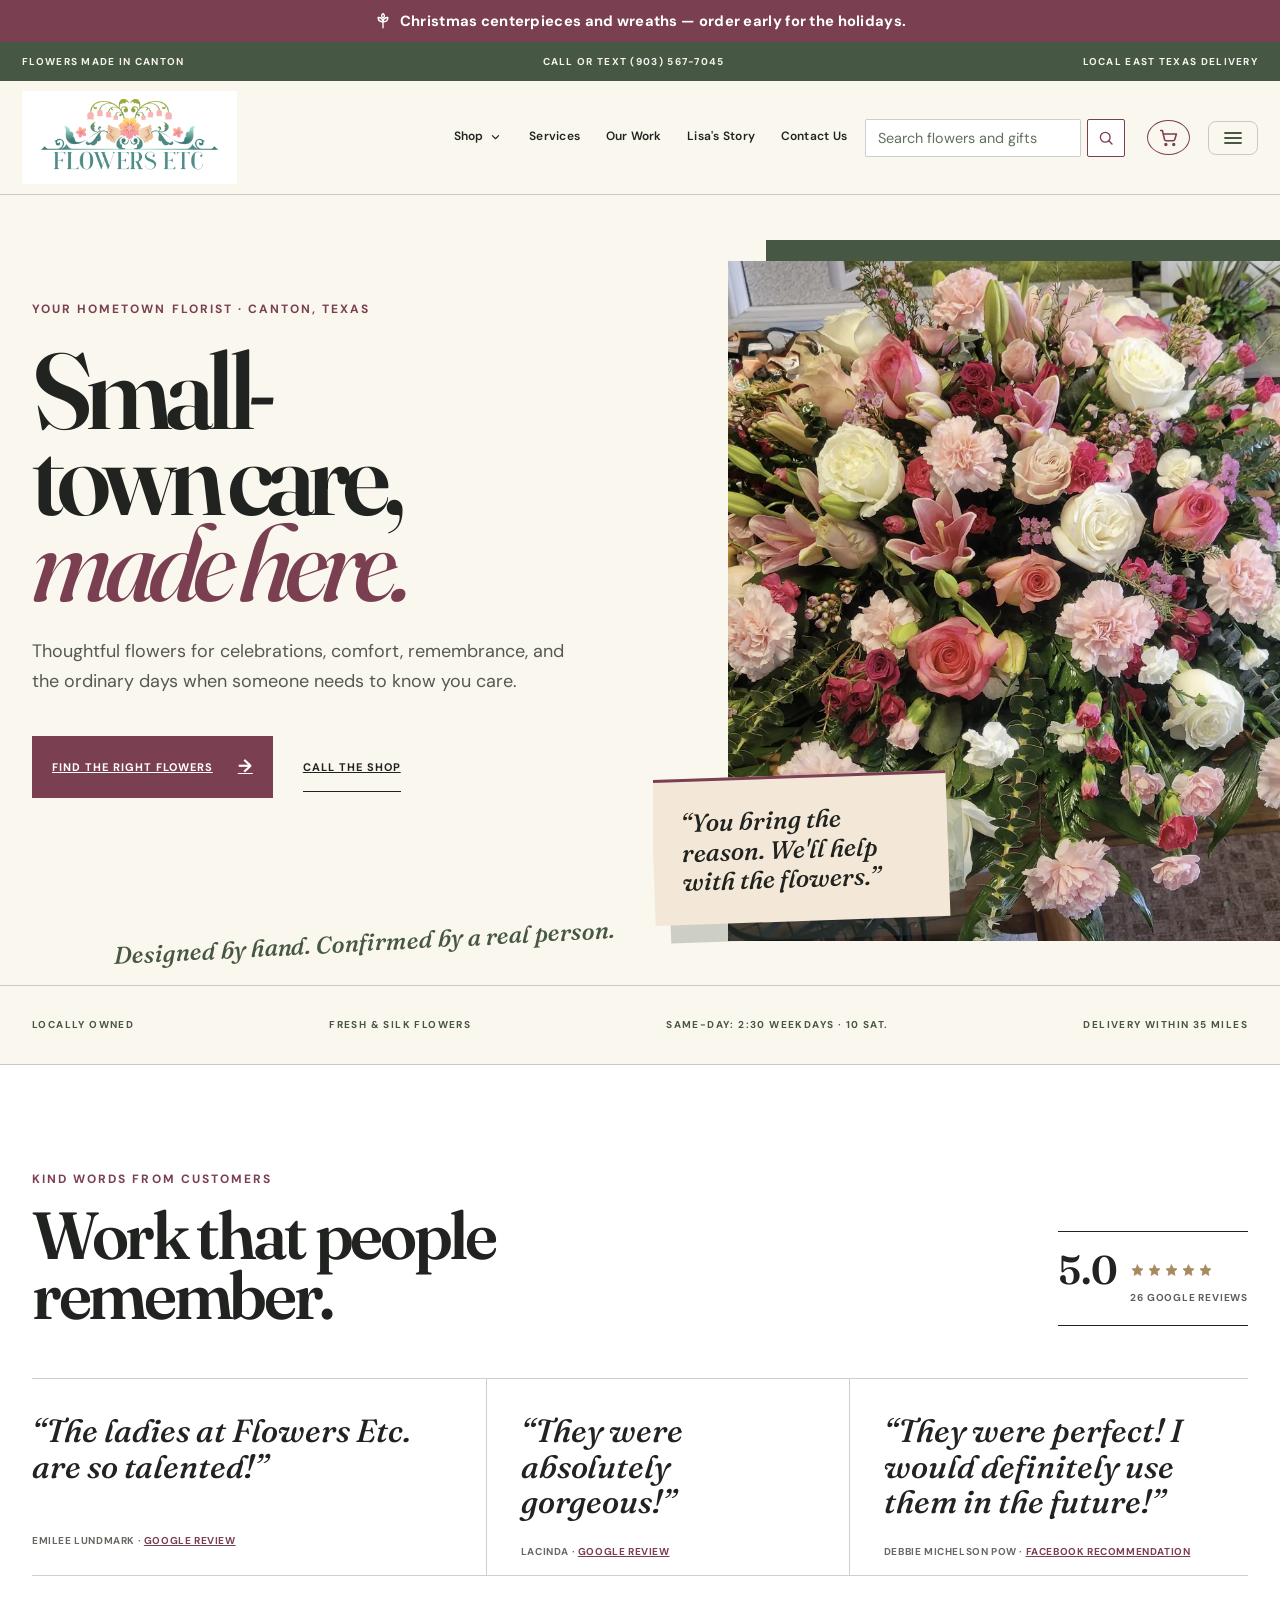
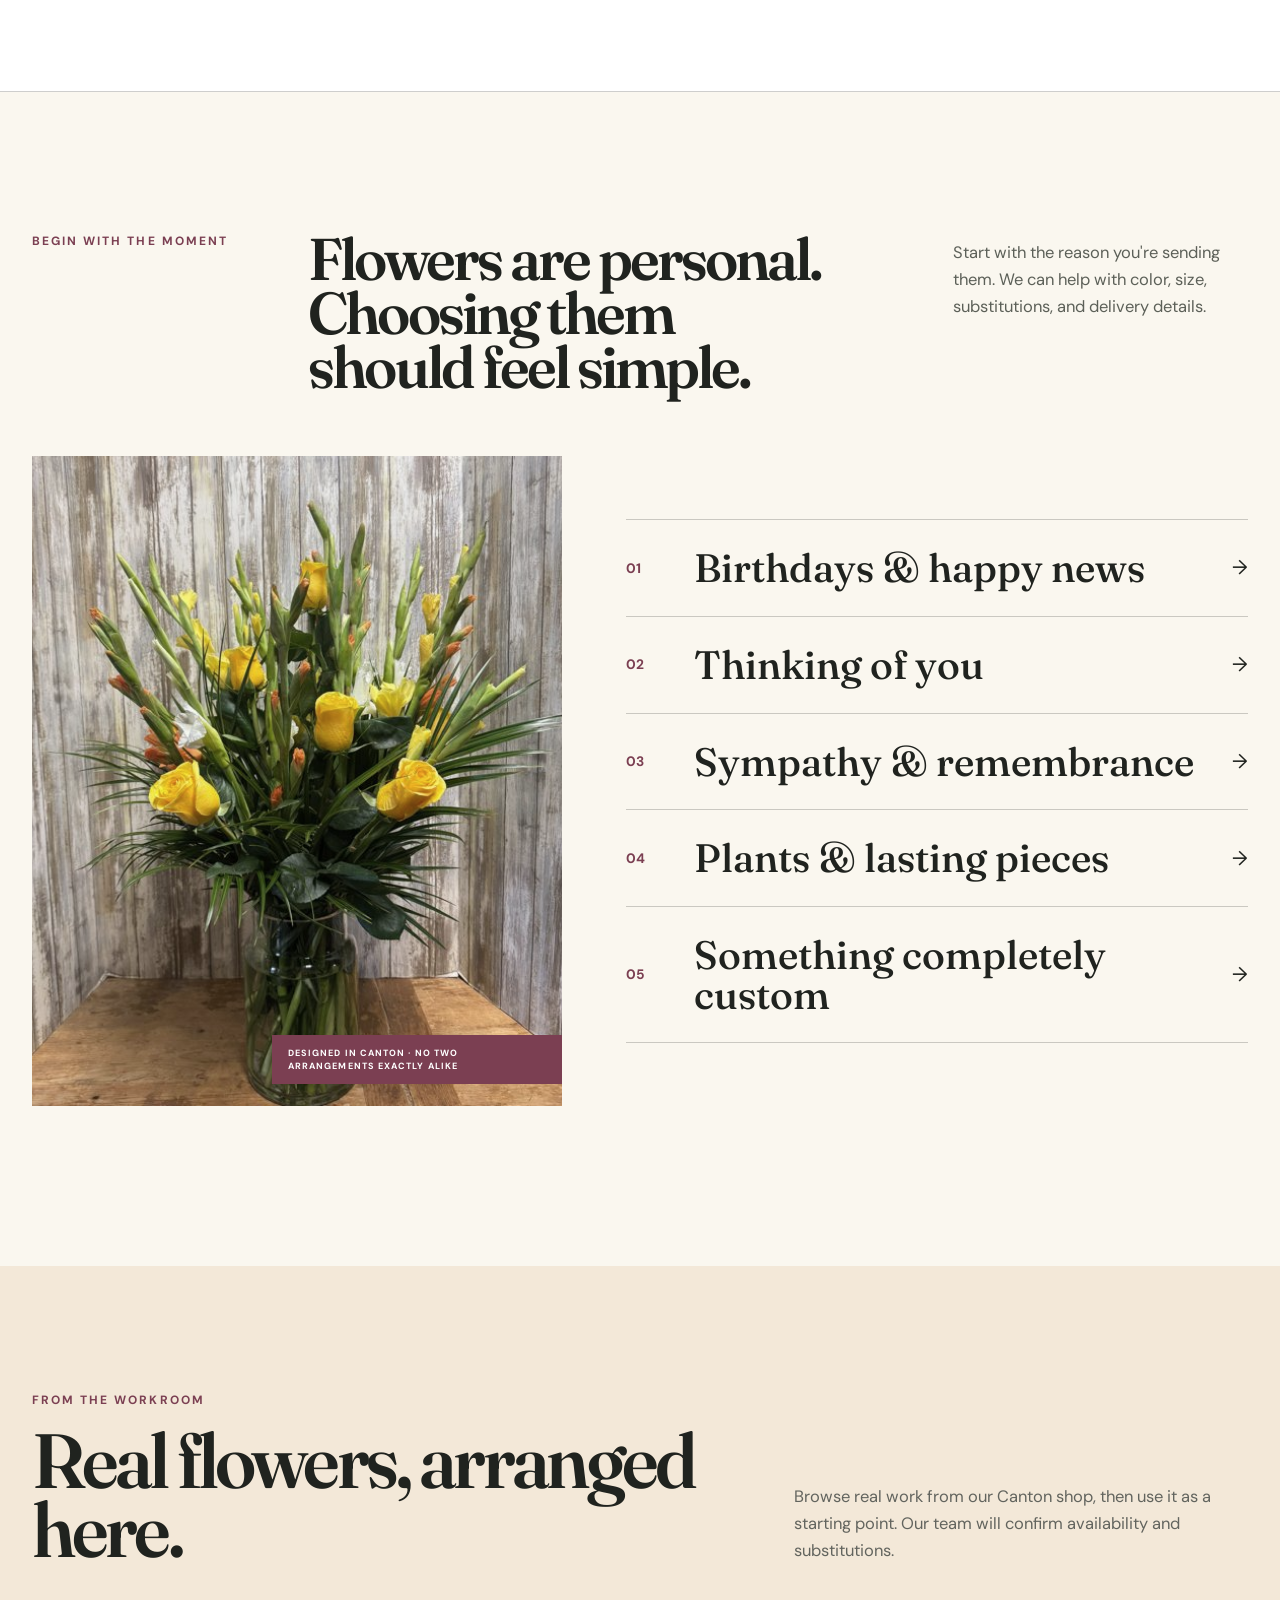
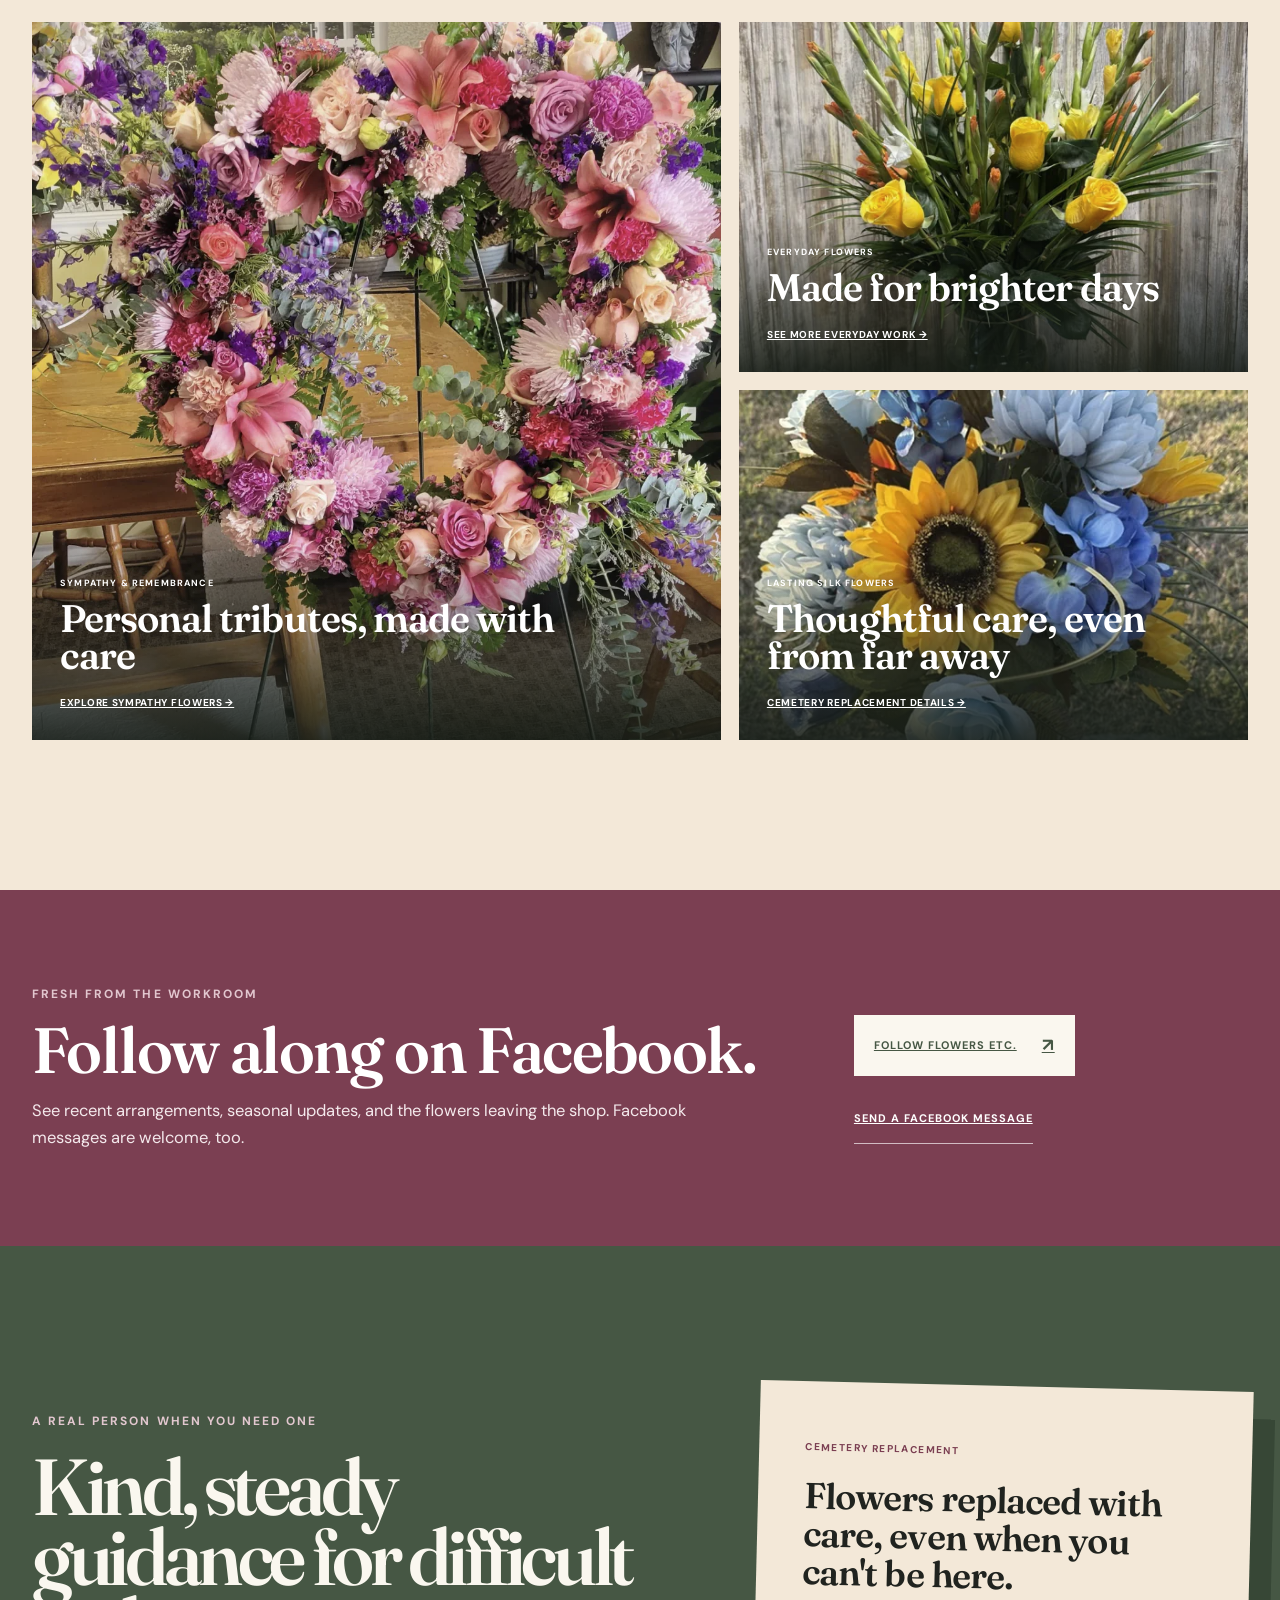
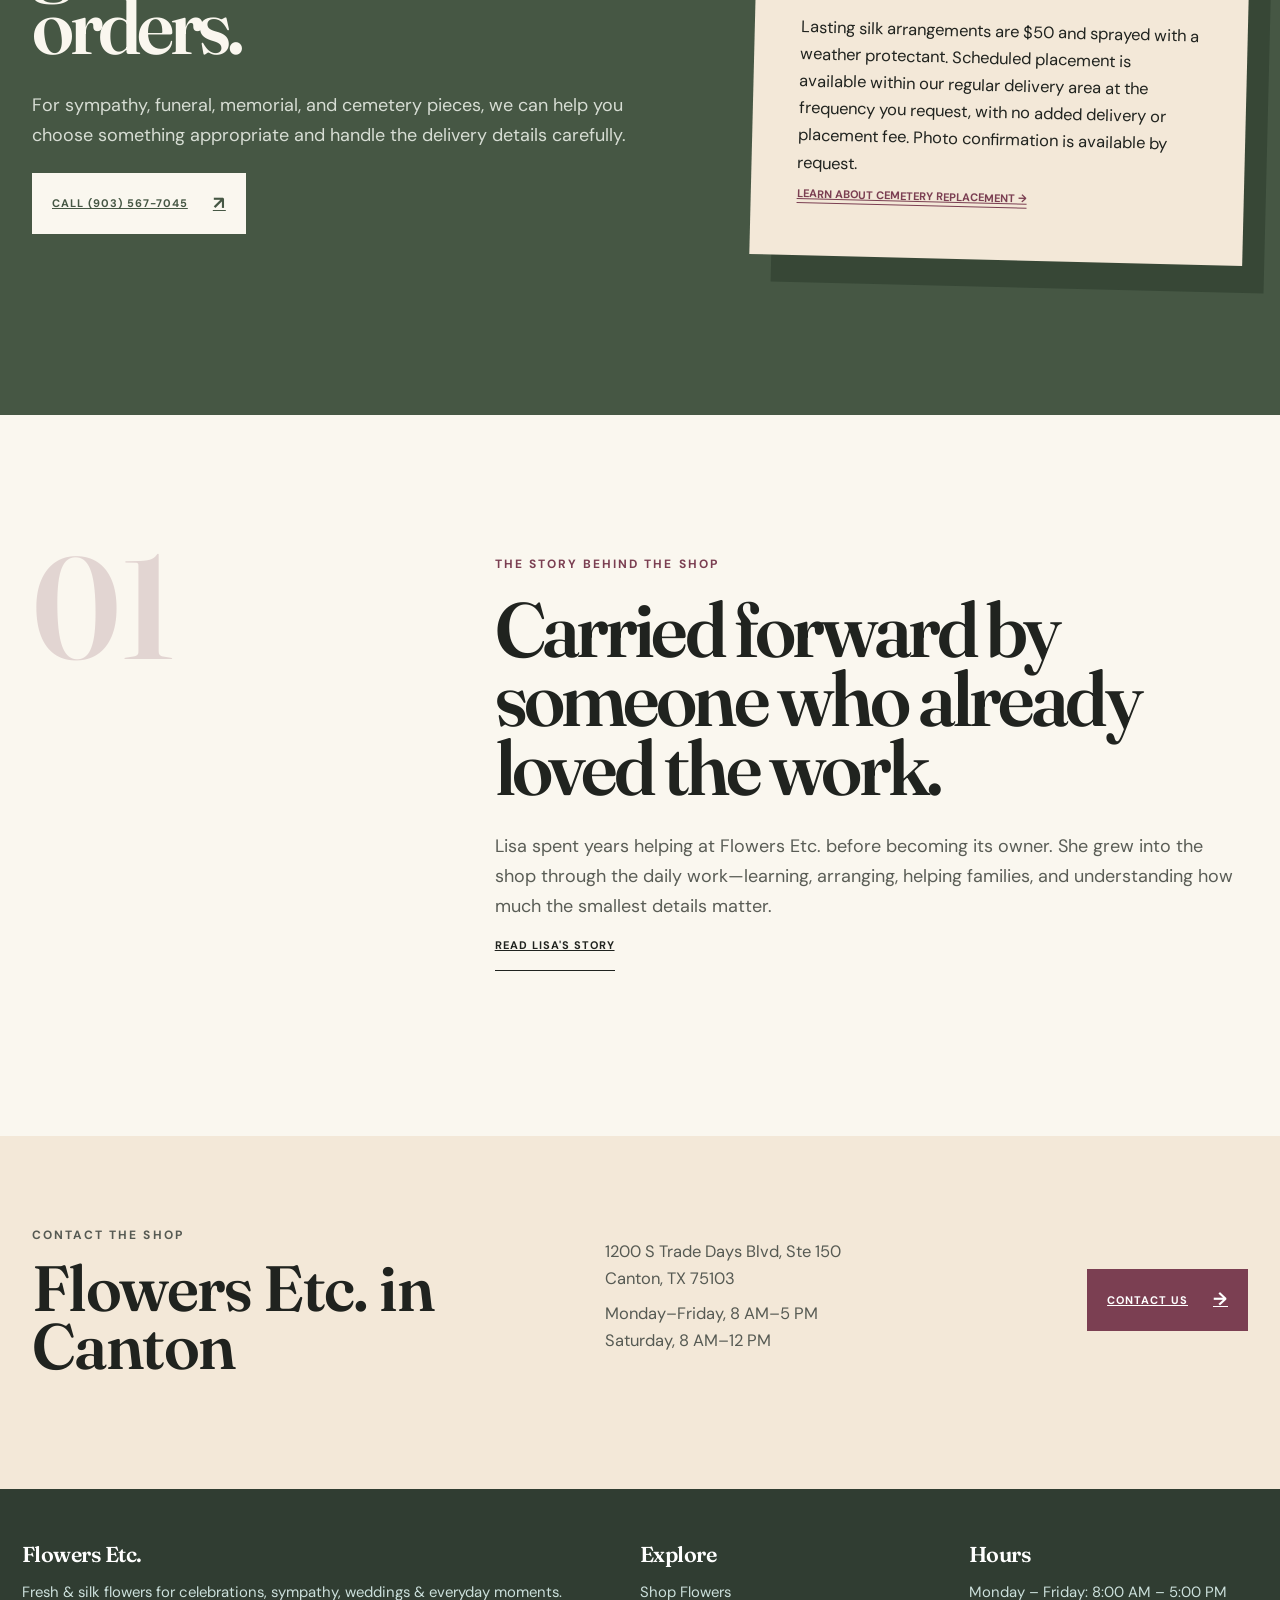
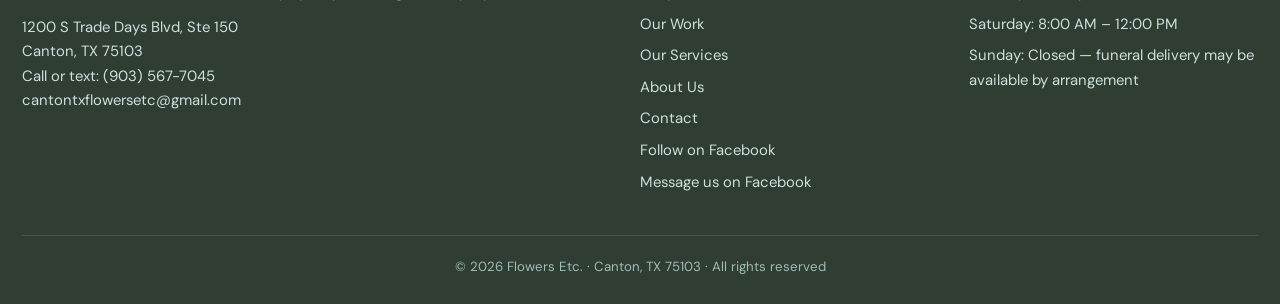
<file: index.html>
<!doctype html>
<html lang="en">
<head>
  <meta charset="utf-8">
  <meta name="viewport" content="width=device-width,initial-scale=1">
  <title>Flowers Etc. — Canton, TX Florist | Local Flower Delivery</title>
  <meta name="description" content="Hand-designed fresh and silk flowers from Flowers Etc. in Canton, Texas. Same-day local delivery requests accepted by 2:30 PM weekdays and 10 AM Saturday.">
  <link rel="canonical" href="https://itstaylorj.github.io/flowers-etc/">
  <meta property="og:title" content="Flowers Etc. — Your hometown Canton florist">
  <meta property="og:description" content="Thoughtful flowers designed in Canton and delivered with personal attention.">
  <meta property="og:type" content="website">
  <meta property="og:site_name" content="Flowers Etc.">
  <meta property="og:locale" content="en_US">
  <meta property="og:url" content="https://itstaylorj.github.io/flowers-etc/">
  <meta property="og:image" content="https://itstaylorj.github.io/flowers-etc/images/sympathy-casket-pink.webp">
  <meta property="og:image:alt" content="Pink and white floral tribute designed by Flowers Etc. in Canton, Texas">
  <meta name="twitter:card" content="summary_large_image">
  <link rel="preload" href="images/sympathy-casket-pink.webp" as="image" type="image/webp" fetchpriority="high">
  <script type="application/ld+json">
  {
    "@context": "https://schema.org",
    "@type": "Florist",
    "name": "Flowers Etc.",
    "description": "Fresh and silk flowers for celebrations, sympathy, weddings, and everyday moments in Canton, Texas.",
    "telephone": "+19035677045",
    "email": "cantontxflowersetc@gmail.com",
    "url": "https://itstaylorj.github.io/flowers-etc/",
    "address": {
      "@type": "PostalAddress",
      "streetAddress": "1200 S Trade Days Blvd, Ste 150",
      "addressLocality": "Canton",
      "addressRegion": "TX",
      "postalCode": "75103",
      "addressCountry": "US"
    },
    "areaServed": ["Canton", "Mabank", "Wills Point", "Van", "Grand Saline", "Martins Mill", "Ben Wheeler"],
    "openingHoursSpecification": [
      {
        "@type": "OpeningHoursSpecification",
        "dayOfWeek": ["Monday", "Tuesday", "Wednesday", "Thursday", "Friday"],
        "opens": "08:00",
        "closes": "17:00"
      },
      {
        "@type": "OpeningHoursSpecification",
        "dayOfWeek": "Saturday",
        "opens": "08:00",
        "closes": "12:00"
      }
    ],
    "priceRange": "$$"
  }
  </script>
  <link rel="icon" type="image/svg+xml" href="images/favicon.svg">
  <link rel="preconnect" href="https://fonts.googleapis.com">
  <link rel="preconnect" href="https://fonts.gstatic.com" crossorigin>
  <link href="https://fonts.googleapis.com/css2?family=DM+Sans:wght@400;500;600;700&amp;family=Fraunces:opsz,wght@9..144,500;9..144,600&amp;display=swap" rel="stylesheet">
  <link rel="stylesheet" href="css/style.css?v=23">
</head>
<body data-page="home" class="heritage-home">
  <a class="skip-link" href="#main">Skip to content</a>
  <div id="site-header"></div>

  <main id="main">
    <section class="hg-hero">
      <div class="hg-hero-copy">
        <p class="hg-eyebrow">Your hometown florist · Canton, Texas</p>
        <h1>Small-town care, <em>made here.</em></h1>
        <p class="hg-lead">Thoughtful flowers for celebrations, comfort, remembrance, and the ordinary days when someone needs to know you care.</p>
        <div class="hg-actions"><a class="hg-button" href="shop.html">Find the right flowers <span>→</span></a><a class="hg-text-link" href="tel:9035677045">Call the shop</a></div>
        <p class="hg-personal-note">Designed by hand. Confirmed by a real person.</p>
      </div>
      <div class="hg-hero-art">
        <div class="hg-moss-field"></div>
        <img src="images/sympathy-casket-pink.webp" width="1400" height="1063" fetchpriority="high" decoding="async" alt="Lush pink and white floral tribute designed by Flowers Etc.">
        <blockquote>“You bring the reason. We'll help with the flowers.”</blockquote>
      </div>
    </section>

    <div class="hg-trust"><div class="hg-shell"><span>Locally owned</span><span>Fresh &amp; silk flowers</span><span>Same-day: 2:30 weekdays · 10 Sat.</span><span>Delivery within 35 miles</span></div></div>

    <section class="hg-reviews" aria-labelledby="review-heading">
      <div class="hg-shell hg-review-heading">
        <div><p class="hg-eyebrow">Kind words from customers</p><h2 id="review-heading">Work that people remember.</h2></div>
        <a class="hg-rating" href="https://www.google.com/maps/search/?api=1&amp;query=Flowers+Etc+Canton+TX" target="_blank" rel="noopener noreferrer"><strong>5.0</strong><span class="rating-stars" data-rating-stars="5" aria-label="5 out of 5 stars"></span><small>26 Google reviews</small></a>
      </div>
      <div class="hg-shell hg-review-list">
        <blockquote><p>“The ladies at Flowers Etc. are so talented!”</p><footer>Emilee Lundmark · <a href="https://www.google.com/maps/search/?api=1&amp;query=Flowers+Etc+Canton+TX" target="_blank" rel="noopener noreferrer">Google review</a></footer></blockquote>
        <blockquote><p>“They were absolutely gorgeous!”</p><footer>Lacinda · <a href="https://www.google.com/maps/search/?api=1&amp;query=Flowers+Etc+Canton+TX" target="_blank" rel="noopener noreferrer">Google review</a></footer></blockquote>
        <blockquote><p>“They were perfect! I would definitely use them in the future!”</p><footer>Debbie Michelson Pow · <a href="https://www.facebook.com/FlowersEtcofCanton/reviews" target="_blank" rel="noopener noreferrer">Facebook recommendation</a></footer></blockquote>
      </div>
    </section>

    <section class="hg-moments">
      <div class="hg-shell">
        <div class="hg-section-intro"><p class="hg-eyebrow">Begin with the moment</p><h2>Flowers are personal. Choosing them should feel simple.</h2><p>Start with the reason you're sending them. We can help with color, size, substitutions, and delivery details.</p></div>
        <div class="hg-moment-layout">
          <figure class="hg-moment-photo"><img src="images/sunshine-morning.jpg" width="558" height="640" loading="lazy" decoding="async" alt="Yellow roses and gladiolus arranged in the Canton workroom"><figcaption>Designed in Canton · No two arrangements exactly alike</figcaption></figure>
          <nav class="hg-occasion-list" aria-label="Shop by occasion">
            <a href="shop.html"><small>01</small><strong>Birthdays &amp; happy news</strong><span>→</span></a>
            <a href="shop.html"><small>02</small><strong>Thinking of you</strong><span>→</span></a>
            <a href="shop.html"><small>03</small><strong>Sympathy &amp; remembrance</strong><span>→</span></a>
            <a href="shop.html"><small>04</small><strong>Plants &amp; lasting pieces</strong><span>→</span></a>
            <a href="tel:9035677045"><small>05</small><strong>Something completely custom</strong><span>→</span></a>
          </nav>
        </div>
      </div>
    </section>

    <section class="hg-work">
      <div class="hg-shell hg-work-heading"><div><p class="hg-eyebrow">From the workroom</p><h2>Real flowers, arranged here.</h2></div><p>Browse real work from our Canton shop, then use it as a starting point. Our team will confirm availability and substitutions.</p></div>
      <div class="hg-shell hg-work-grid">
        <article class="hg-work-card hg-work-card-large"><img src="images/sympathy-wreath-pink.webp" width="1100" height="1197" loading="lazy" decoding="async" alt="Soft pink memorial wreath designed by Flowers Etc."><div><small>Sympathy &amp; remembrance</small><h3>Personal tributes, made with care</h3><a href="shop.html?cat=sympathy">Explore sympathy flowers →</a></div></article>
        <article class="hg-work-card"><img src="images/golden-tulip-garden.webp" width="558" height="640" loading="lazy" decoding="async" alt="Golden tulips in a modern garden-style vase"><div><small>Everyday flowers</small><h3>Made for brighter days</h3><a href="gallery.html">See more everyday work →</a></div></article>
        <article class="hg-work-card"><img src="images/blue-yellow-silk-cemetery.webp" width="558" height="640" loading="lazy" decoding="async" alt="Blue and yellow silk cemetery flowers"><div><small>Lasting silk flowers</small><h3>Thoughtful care, even from far away</h3><a href="services.html#cemetery-care">Cemetery replacement details →</a></div></article>
      </div>
    </section>

    <section class="hg-facebook">
      <div class="hg-shell">
        <div><p class="hg-eyebrow hg-light">Fresh from the workroom</p><h2>Follow along on Facebook.</h2><p>See recent arrangements, seasonal updates, and the flowers leaving the shop. Facebook messages are welcome, too.</p></div>
        <div class="hg-facebook-actions"><a class="hg-button hg-button-light" href="https://www.facebook.com/FlowersEtcofCanton/" target="_blank" rel="noopener noreferrer">Follow Flowers Etc. <span>↗</span></a><a class="hg-text-link hg-text-link-light" href="https://m.me/FlowersEtcofCanton" target="_blank" rel="noopener noreferrer">Send a Facebook message</a></div>
      </div>
    </section>

    <section class="hg-guidance" id="sympathy">
      <div class="hg-shell hg-guidance-grid">
        <div><p class="hg-eyebrow hg-light">A real person when you need one</p><h2>Kind, steady guidance for difficult orders.</h2><p>For sympathy, funeral, memorial, and cemetery pieces, we can help you choose something appropriate and handle the delivery details carefully.</p><a class="hg-button hg-button-light" href="tel:9035677045">Call (903) 567-7045 <span>↗</span></a></div>
        <aside><small>Cemetery replacement</small><h3>Flowers replaced with care, even when you can't be here.</h3><p>Lasting silk arrangements are $50 and sprayed with a weather protectant. Scheduled placement is available within our regular delivery area at the frequency you request, with no added delivery or placement fee. Photo confirmation is available by request.</p><a href="services.html#cemetery-care">Learn about cemetery replacement →</a></aside>
      </div>
    </section>

    <section class="hg-story">
      <div class="hg-shell hg-story-grid">
        <div class="hg-story-number">01</div>
        <div><p class="hg-eyebrow">The story behind the shop</p><h2>Carried forward by someone who already loved the work.</h2><p>Lisa spent years helping at Flowers Etc. before becoming its owner. She grew into the shop through the daily work—learning, arranging, helping families, and understanding how much the smallest details matter.</p><a class="hg-text-link" href="about.html">Read Lisa's story</a></div>
      </div>
    </section>

    <section class="hg-visit"><div class="hg-shell"><div><p class="hg-eyebrow">Contact the shop</p><h2>Flowers Etc. in Canton</h2></div><div><p>1200 S Trade Days Blvd, Ste 150<br>Canton, TX 75103</p><p>Monday–Friday, 8 AM–5 PM<br>Saturday, 8 AM–12 PM</p></div><a class="hg-button" href="contact.html">Contact Us <span>→</span></a></div></section>
  </main>

  <div id="site-footer"></div>
  <script src="js/data.js?v=23"></script>
  <script src="js/main.js?v=23"></script>
  <script src="js/cart.js?v=23"></script>
</body>
</html>
</file>
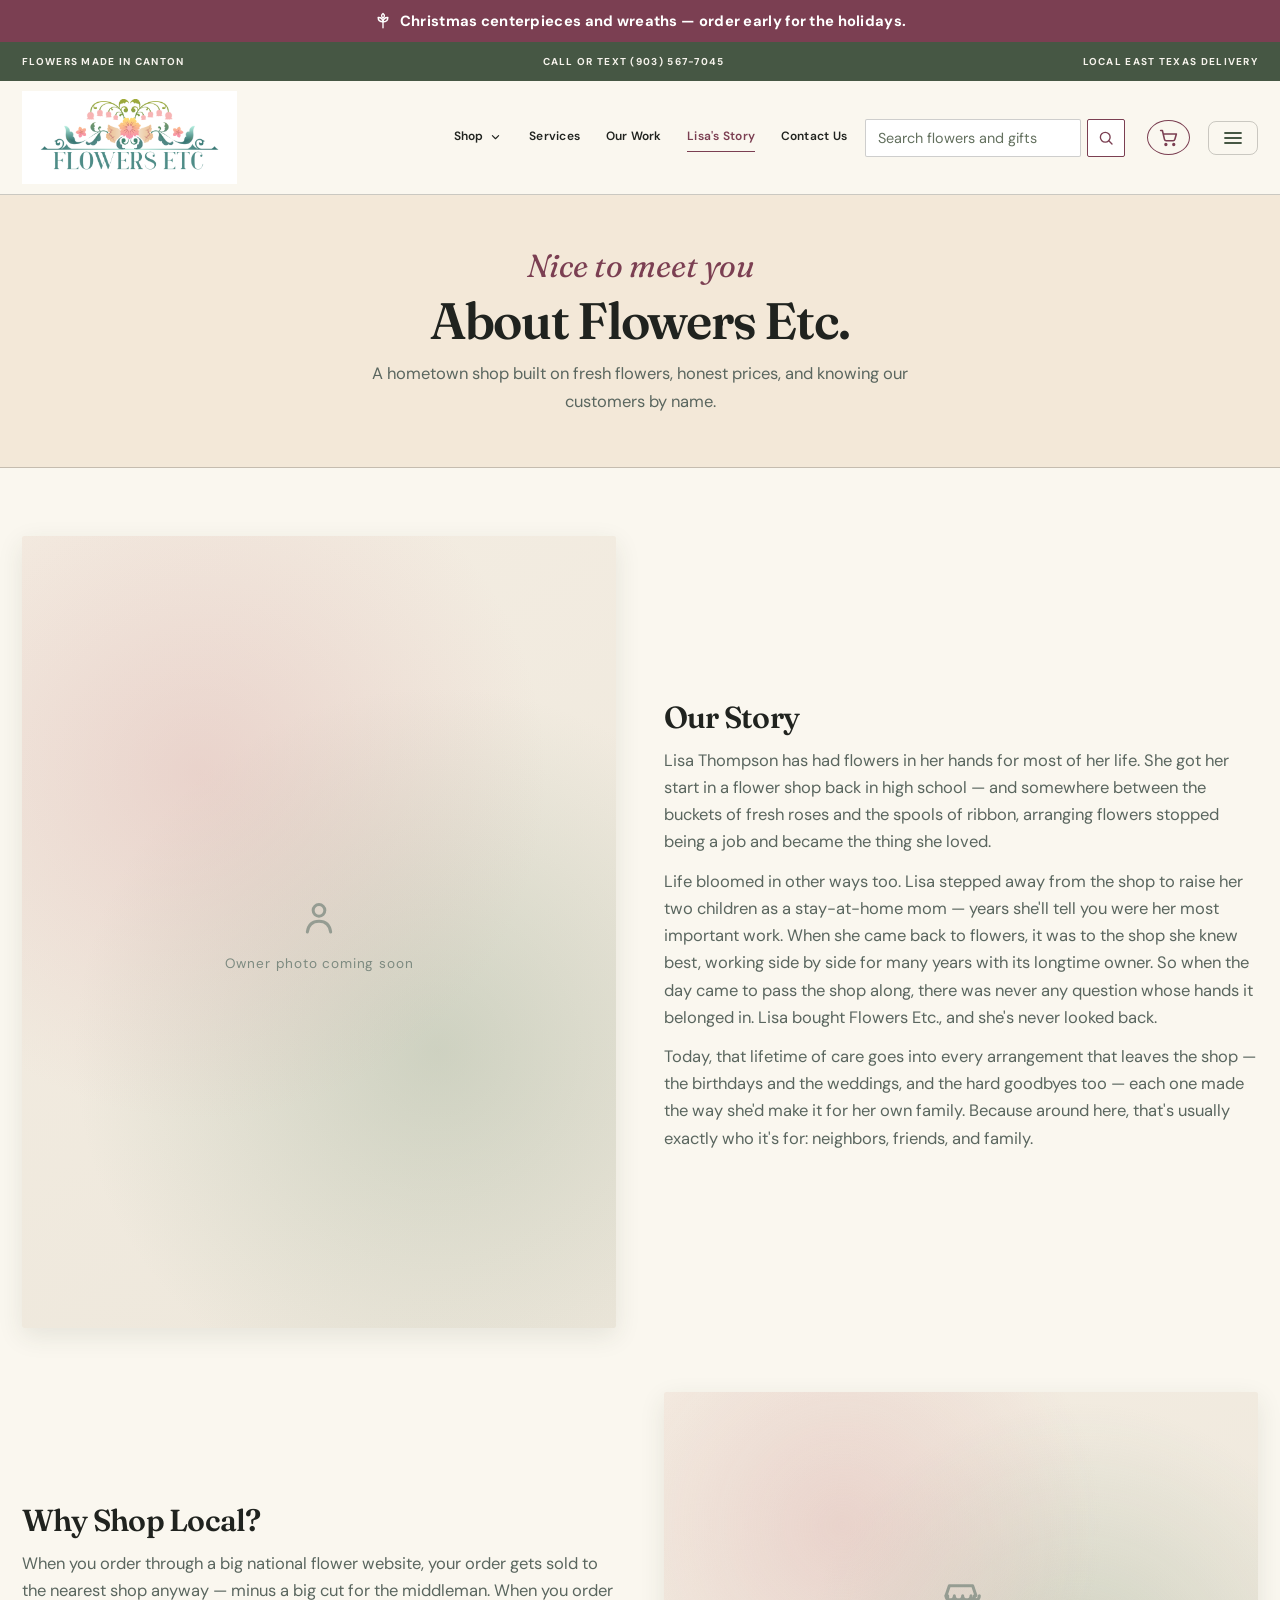
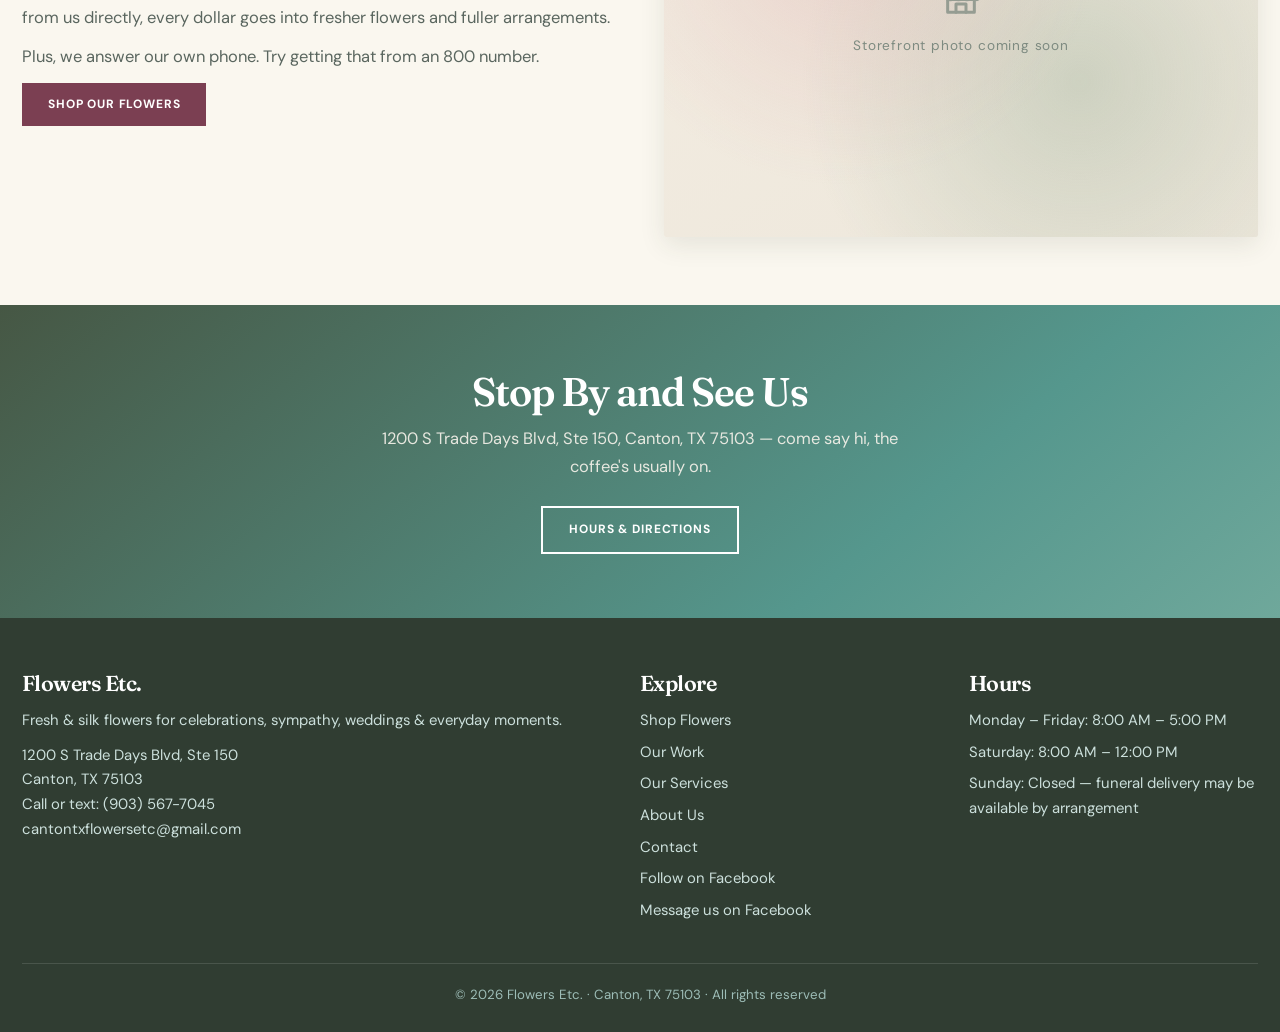
<file: about.html>
<!DOCTYPE html>
<html lang="en">
<head>
  <meta charset="UTF-8">
  <meta name="viewport" content="width=device-width, initial-scale=1.0">
  <title>About Us — Flowers Etc.</title>
  <meta name="description" content="Meet Lisa and learn the story behind Flowers Etc., Canton’s hometown flower shop for thoughtful flowers, gifts, and personal service.">
  <link rel="canonical" href="https://itstaylorj.github.io/flowers-etc/about.html">
  <meta property="og:title" content="About Flowers Etc. — A hometown Canton flower shop">
  <meta property="og:description" content="Meet Lisa and learn how years of caring for Canton families grew into ownership of Flowers Etc.">
  <meta property="og:type" content="website">
  <meta property="og:site_name" content="Flowers Etc.">
  <meta property="og:locale" content="en_US">
  <meta property="og:url" content="https://itstaylorj.github.io/flowers-etc/about.html">
  <meta property="og:image" content="https://itstaylorj.github.io/flowers-etc/images/logo.png">
  <meta property="og:image:alt" content="Flowers Etc. floral logo">
  <meta name="twitter:card" content="summary_large_image">
  <link rel="icon" type="image/svg+xml" href="images/favicon.svg">
  <link rel="preconnect" href="https://fonts.googleapis.com">
  <link rel="preconnect" href="https://fonts.gstatic.com" crossorigin>
  <link href="https://fonts.googleapis.com/css2?family=DM+Sans:wght@400;500;600;700&amp;family=Fraunces:opsz,wght@9..144,500;9..144,600&amp;display=swap" rel="stylesheet">
  <link rel="stylesheet" href="css/style.css?v=23">
</head>
<body data-page="about">
  <a class="skip-link" href="#main">Skip to content</a>
  <div id="site-header"></div>

  <main id="main">

  <section class="page-hero">
    <div class="script-accent">Nice to meet you</div>
    <h1>About Flowers Etc.</h1>
    <p>A hometown shop built on fresh flowers, honest prices, and knowing our customers by name.</p>
  </section>

  <section class="block">
    <div class="container">

      <div class="feature-row">
        <div class="f-media">
          <div class="ph tall"><span class="ph-icon" data-icon="person" aria-hidden="true"></span><span>Owner photo coming soon</span></div>
        </div>
        <div class="f-text">
          <h2 class="f-subheading">Our Story</h2>
          <p>Lisa Thompson has had flowers in her hands for most of her life. She got her
          start in a flower shop back in high school — and somewhere between the buckets
          of fresh roses and the spools of ribbon, arranging flowers stopped being a job
          and became the thing she loved.</p>
          <p>Life bloomed in other ways too. Lisa stepped away from the shop to raise her
          two children as a stay-at-home mom — years she'll tell you were her most
          important work. When she came back to flowers, it was to the shop she knew best,
          working side by side for many years with its longtime owner. So when the day came
          to pass the shop along, there was never any question whose hands it belonged in.
          Lisa bought Flowers Etc., and she's never looked back.</p>
          <p>Today, that lifetime of care goes into every arrangement that leaves the
          shop — the birthdays and the weddings, and the hard goodbyes too — each one made
          the way she'd make it for her own family. Because around here, that's usually
          exactly who it's for: neighbors, friends, and family.</p>
        </div>
      </div>

      <div class="feature-row reverse">
        <div class="f-media">
          <div class="ph"><span class="ph-icon" data-icon="shop" aria-hidden="true"></span><span>Storefront photo coming soon</span></div>
        </div>
        <div class="f-text">
          <h2 class="f-subheading">Why Shop Local?</h2>
          <p>When you order through a big national flower website, your order gets sold to
          the nearest shop anyway — minus a big cut for the middleman. When you order from
          us directly, every dollar goes into fresher flowers and fuller arrangements.</p>
          <p>Plus, we answer our own phone. Try getting that from an 800 number.</p>
          <a class="btn btn-primary" href="shop.html">Shop Our Flowers</a>
        </div>
      </div>

    </div>
  </section>

  <section class="cta-band">
    <h2>Stop By and See Us</h2>
    <p><span data-shop="address"></span>, <span data-shop="cityStateZip"></span> — come say hi, the coffee's usually on.</p>
    <a class="btn btn-outline" href="contact.html">Hours &amp; Directions</a>
  </section>

  </main>

  <div id="site-footer"></div>

  <script src="js/data.js?v=23"></script>
  <script src="js/main.js?v=23"></script>
  <script src="js/cart.js?v=23"></script>
</body>
</html>
</file>
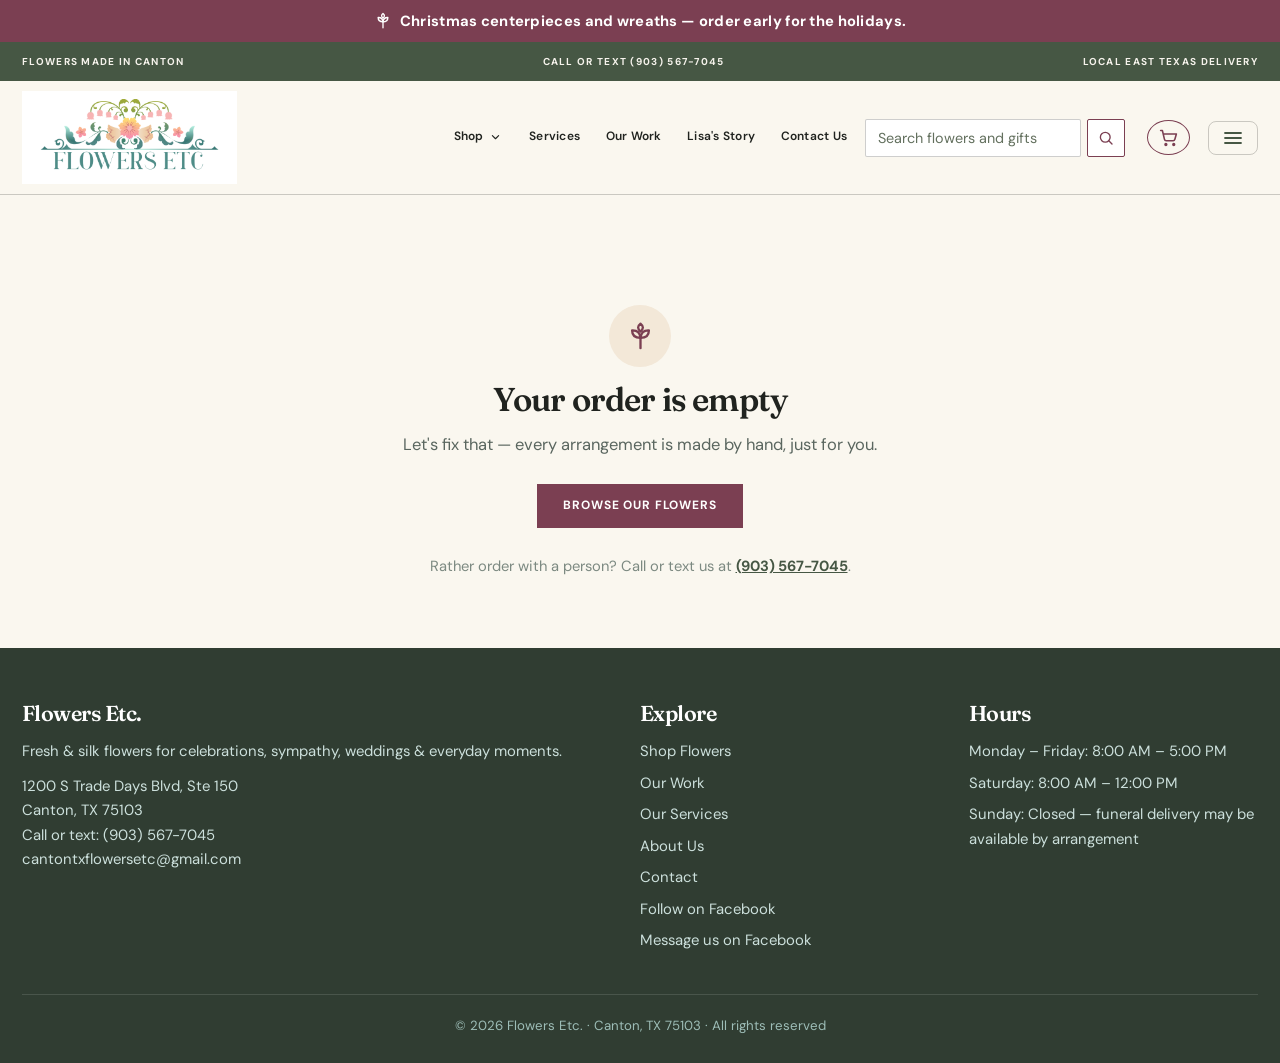
<file: cart.html>
<!DOCTYPE html>
<html lang="en">
<head>
  <meta charset="UTF-8">
  <meta name="viewport" content="width=device-width, initial-scale=1.0">
  <title>Your Order — Flowers Etc.</title>
  <meta name="description" content="Review and place your order online with Flowers Etc. in Canton, TX.">
  <meta name="robots" content="noindex">
  <link rel="icon" type="image/svg+xml" href="images/favicon.svg">
  <link rel="preconnect" href="https://fonts.googleapis.com">
  <link rel="preconnect" href="https://fonts.gstatic.com" crossorigin>
  <link href="https://fonts.googleapis.com/css2?family=DM+Sans:wght@400;500;600;700&amp;family=Fraunces:opsz,wght@9..144,500;9..144,600&amp;display=swap" rel="stylesheet">
  <link rel="stylesheet" href="css/style.css?v=23">
</head>
<body data-page="cart">
  <a class="skip-link" href="#cart-root">Skip to content</a>
  <div id="site-header"></div>

  <main class="block" id="cart-root" style="padding-top:40px;"></main>

  <div id="site-footer"></div>

  <script src="js/data.js?v=23"></script>
  <script src="js/main.js?v=23"></script>
  <script src="js/cart.js?v=23"></script>
  <script>
    renderCartPage(document.getElementById("cart-root"));
  </script>
</body>
</html>
</file>
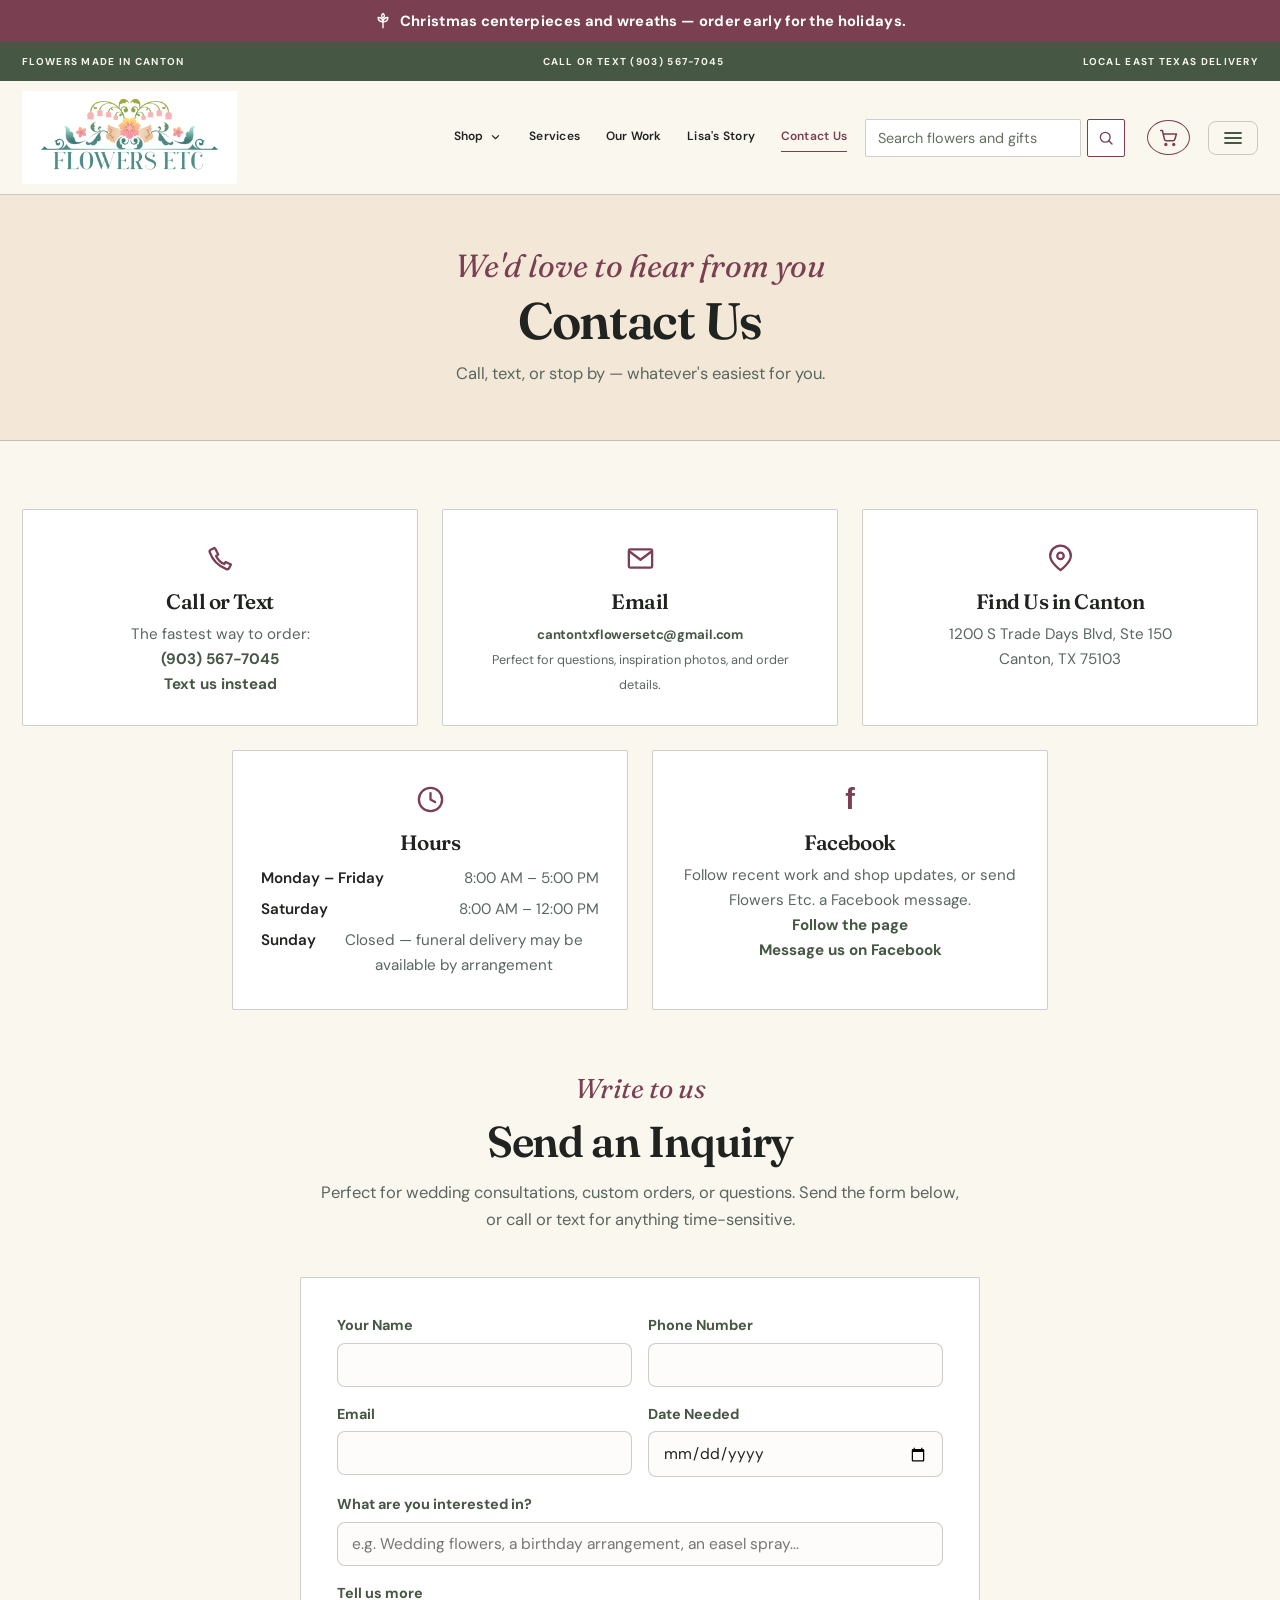
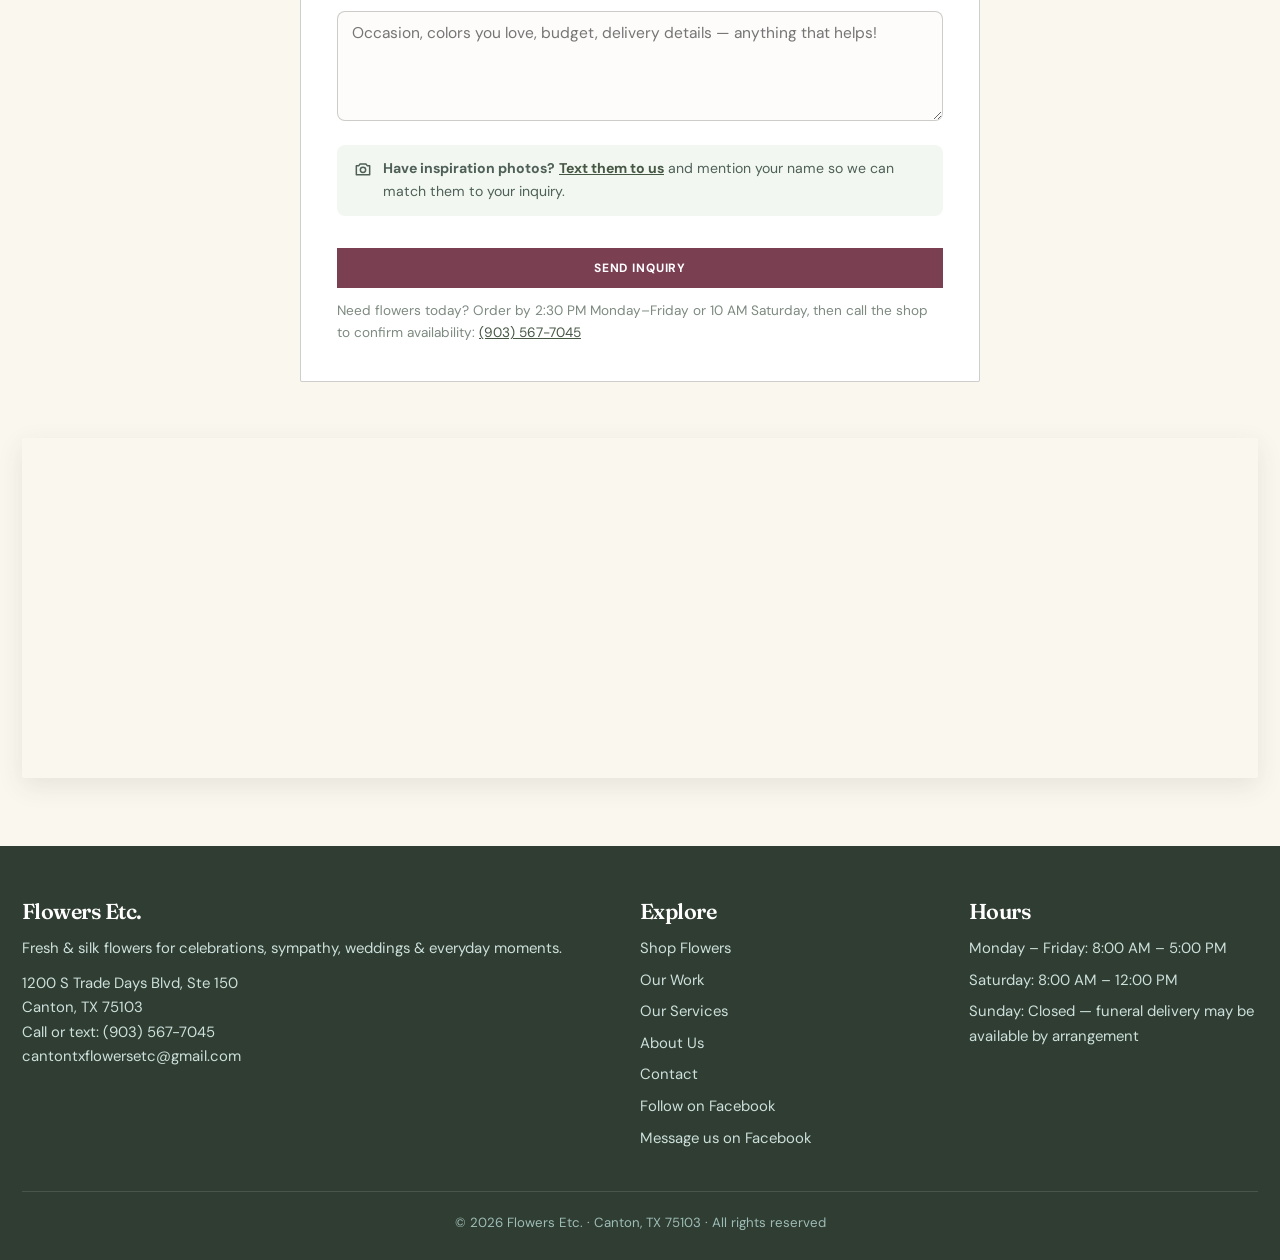
<file: contact.html>
<!DOCTYPE html>
<html lang="en">
<head>
  <meta charset="UTF-8">
  <meta name="viewport" content="width=device-width, initial-scale=1.0">
  <title>Contact Us — Flowers Etc.</title>
  <meta name="description" content="Contact Flowers Etc. — hours, location, phone, and an easy inquiry form.">
  <link rel="canonical" href="https://itstaylorj.github.io/flowers-etc/contact.html">
  <meta property="og:title" content="Contact Flowers Etc. in Canton, Texas">
  <meta property="og:description" content="Call, text, email, visit, or message Flowers Etc. for flowers, gifts, local delivery, and custom-order help.">
  <meta property="og:type" content="website">
  <meta property="og:site_name" content="Flowers Etc.">
  <meta property="og:locale" content="en_US">
  <meta property="og:url" content="https://itstaylorj.github.io/flowers-etc/contact.html">
  <meta property="og:image" content="https://itstaylorj.github.io/flowers-etc/images/logo.png">
  <meta property="og:image:alt" content="Flowers Etc. floral logo">
  <meta name="twitter:card" content="summary_large_image">
  <link rel="icon" type="image/svg+xml" href="images/favicon.svg">
  <link rel="preconnect" href="https://fonts.googleapis.com">
  <link rel="preconnect" href="https://fonts.gstatic.com" crossorigin>
  <link href="https://fonts.googleapis.com/css2?family=DM+Sans:wght@400;500;600;700&amp;family=Fraunces:opsz,wght@9..144,500;9..144,600&amp;display=swap" rel="stylesheet">
  <link rel="stylesheet" href="css/style.css?v=23">
</head>
<body data-page="contact">
  <a class="skip-link" href="#main">Skip to content</a>
  <div id="site-header"></div>

  <main id="main">

  <section class="page-hero">
    <div class="script-accent">We'd love to hear from you</div>
    <h1>Contact Us</h1>
    <p>Call, text, or stop by — whatever's easiest for you.</p>
  </section>

  <section class="block">
    <div class="container">

      <h2 class="sr-only">Ways to reach Flowers Etc.</h2>
      <div class="info-grid">
        <div class="info-card">
          <div class="i-icon" data-icon="phone" aria-hidden="true"></div>
          <h3>Call or Text</h3>
          <p>The fastest way to order:<br>
          <a data-shop-tel href="#"></a><br>
          <a data-shop-sms href="#">Text us instead</a></p>
        </div>
        <div class="info-card">
          <div class="i-icon" data-icon="mail" aria-hidden="true"></div>
          <h3>Email</h3>
          <p><a data-shop-mail href="#"></a><br><small>Perfect for questions, inspiration photos, and order details.</small></p>
        </div>
        <div class="info-card">
          <div class="i-icon" data-icon="pin" aria-hidden="true"></div>
          <h3>Find Us in Canton</h3>
          <p><span data-shop="address"></span><br>
          <span data-shop="cityStateZip"></span></p>
        </div>
        <div class="info-card">
          <div class="i-icon" data-icon="clock" aria-hidden="true"></div>
          <h3>Hours</h3>
          <ul class="hours-list" id="hours-list"></ul>
        </div>
        <div class="info-card info-card-facebook">
          <div class="i-icon" aria-hidden="true">f</div>
          <h3>Facebook</h3>
          <p>Follow recent work and shop updates, or send Flowers Etc. a Facebook message.</p>
          <p><a href="https://www.facebook.com/FlowersEtcofCanton/" target="_blank" rel="noopener noreferrer">Follow the page</a><br><a href="https://m.me/FlowersEtcofCanton" target="_blank" rel="noopener noreferrer">Message us on Facebook</a></p>
        </div>
      </div>

      <div class="section-head">
        <div class="flourish">Write to us</div>
        <h2>Send an Inquiry</h2>
        <p>Perfect for wedding consultations, custom orders, or questions. Send the form below, or call or text for anything time-sensitive.</p>
      </div>

      <!-- FORM SETUP NOTE:
           Configured August 3, 2026 with the Flowers Etc. Contact Inquiries
           Formspree endpoint. If the endpoint changes later, update both the
           action below and the deployment documentation. -->
      <div class="form-card">
        <form id="inquiry-form" action="https://formspree.io/f/mppaaaap" method="POST">
          <div class="form-grid">
            <div>
              <label for="name">Your Name</label>
              <input type="text" id="name" name="name" required>
            </div>
            <div>
              <label for="phone">Phone Number</label>
              <input type="tel" id="phone" name="phone" required>
            </div>
            <div>
              <label for="email">Email</label>
              <input type="email" id="email" name="email">
            </div>
            <div>
              <label for="date">Date Needed</label>
              <input type="date" id="date" name="date_needed">
            </div>
            <div class="full">
              <label for="arrangement">What are you interested in?</label>
              <input type="text" id="arrangement" name="arrangement" placeholder="e.g. Wedding flowers, a birthday arrangement, an easel spray...">
            </div>
            <div class="full">
              <label for="message">Tell us more</label>
              <textarea id="message" name="message" placeholder="Occasion, colors you love, budget, delivery details — anything that helps!"></textarea>
            </div>
            <div class="full">
              <div class="form-photos"><span data-icon="camera" aria-hidden="true"></span><span><strong>Have inspiration photos?</strong>
                <a data-shop-sms href="#">Text them to us</a> and mention your name so we can match them to your inquiry.</span></div>
            </div>
            <div class="full">
              <button type="submit" class="btn btn-primary" style="width:100%;">Send Inquiry</button>
            </div>
          </div>
          <p id="inquiry-status" class="form-note" aria-live="polite">Need flowers today? Order by 2:30 PM Monday–Friday or 10 AM Saturday, then call the shop to confirm availability: <a data-shop-tel href="#"></a></p>
        </form>
      </div>

      <div style="margin-top:56px; border-radius:var(--radius); overflow:hidden; box-shadow:var(--shadow); line-height:0;">
        <iframe
          src="https://www.google.com/maps?q=1200+S+Trade+Days+Blvd+Ste+150,+Canton,+TX+75103&output=embed"
          width="100%" height="340" style="border:0;" loading="lazy" allowfullscreen
          referrerpolicy="no-referrer-when-downgrade" title="Map to Flowers Etc. in Canton, Texas"></iframe>
      </div>

    </div>
  </section>

  </main>

  <div id="site-footer"></div>

  <script src="js/data.js?v=23"></script>
  <script src="js/main.js?v=23"></script>
  <script src="js/cart.js?v=23"></script>
  <script>
    // Hours list from data.js
    document.getElementById("hours-list").innerHTML = SHOP.hours
      .map(h => `<li><span class="d">${h.days}</span><span>${h.time}</span></li>`)
      .join("");

    // Prefill from ?arrangement= links
    initContactForm();

    // Submit through Formspree without sending the customer away from the site.
    document.getElementById("inquiry-form").addEventListener("submit", async function (e) {
      e.preventDefault();
      const status = document.getElementById("inquiry-status");
      const submitButton = this.querySelector('button[type="submit"]');
      if (this.action.includes("YOUR_FORM_ID")) {
        const f = new FormData(this);
        const body =
          `Name: ${f.get("name")}\nPhone: ${f.get("phone")}\nEmail: ${f.get("email") || "-"}\n` +
          `Date needed: ${f.get("date_needed") || "-"}\nInterested in: ${f.get("arrangement") || "-"}\n\n${f.get("message") || ""}`;
        navigator.clipboard?.writeText(body).catch(() => {});
        status.innerHTML =
          `This inquiry has <strong>not been sent yet</strong>. Its details were copied when your browser allowed it. Please call or text <a href="tel:${SHOP.phoneHref}">${SHOP.phone}</a>.`;
        return;
      }

      submitButton.disabled = true;
      submitButton.textContent = "Sending...";
      status.textContent = "Sending your inquiry securely...";
      try {
        const response = await fetch(this.action, {
          method: "POST",
          body: new FormData(this),
          headers: { Accept: "application/json" },
        });
        if (!response.ok) throw new Error("Formspree did not accept the inquiry.");
        this.reset();
        status.innerHTML = `<strong>Your inquiry has been sent.</strong> A member of the Flowers Etc. team will call or text to confirm the details. For anything time-sensitive, call <a href="tel:${SHOP.phoneHref}">${SHOP.phone}</a>.`;
      } catch (error) {
        status.innerHTML = `Your inquiry could not be sent. Please call or text <a href="tel:${SHOP.phoneHref}">${SHOP.phone}</a>, and we’ll help you directly.`;
      } finally {
        submitButton.disabled = false;
        submitButton.textContent = "Send Inquiry";
      }
    });
  </script>
</body>
</html>
</file>
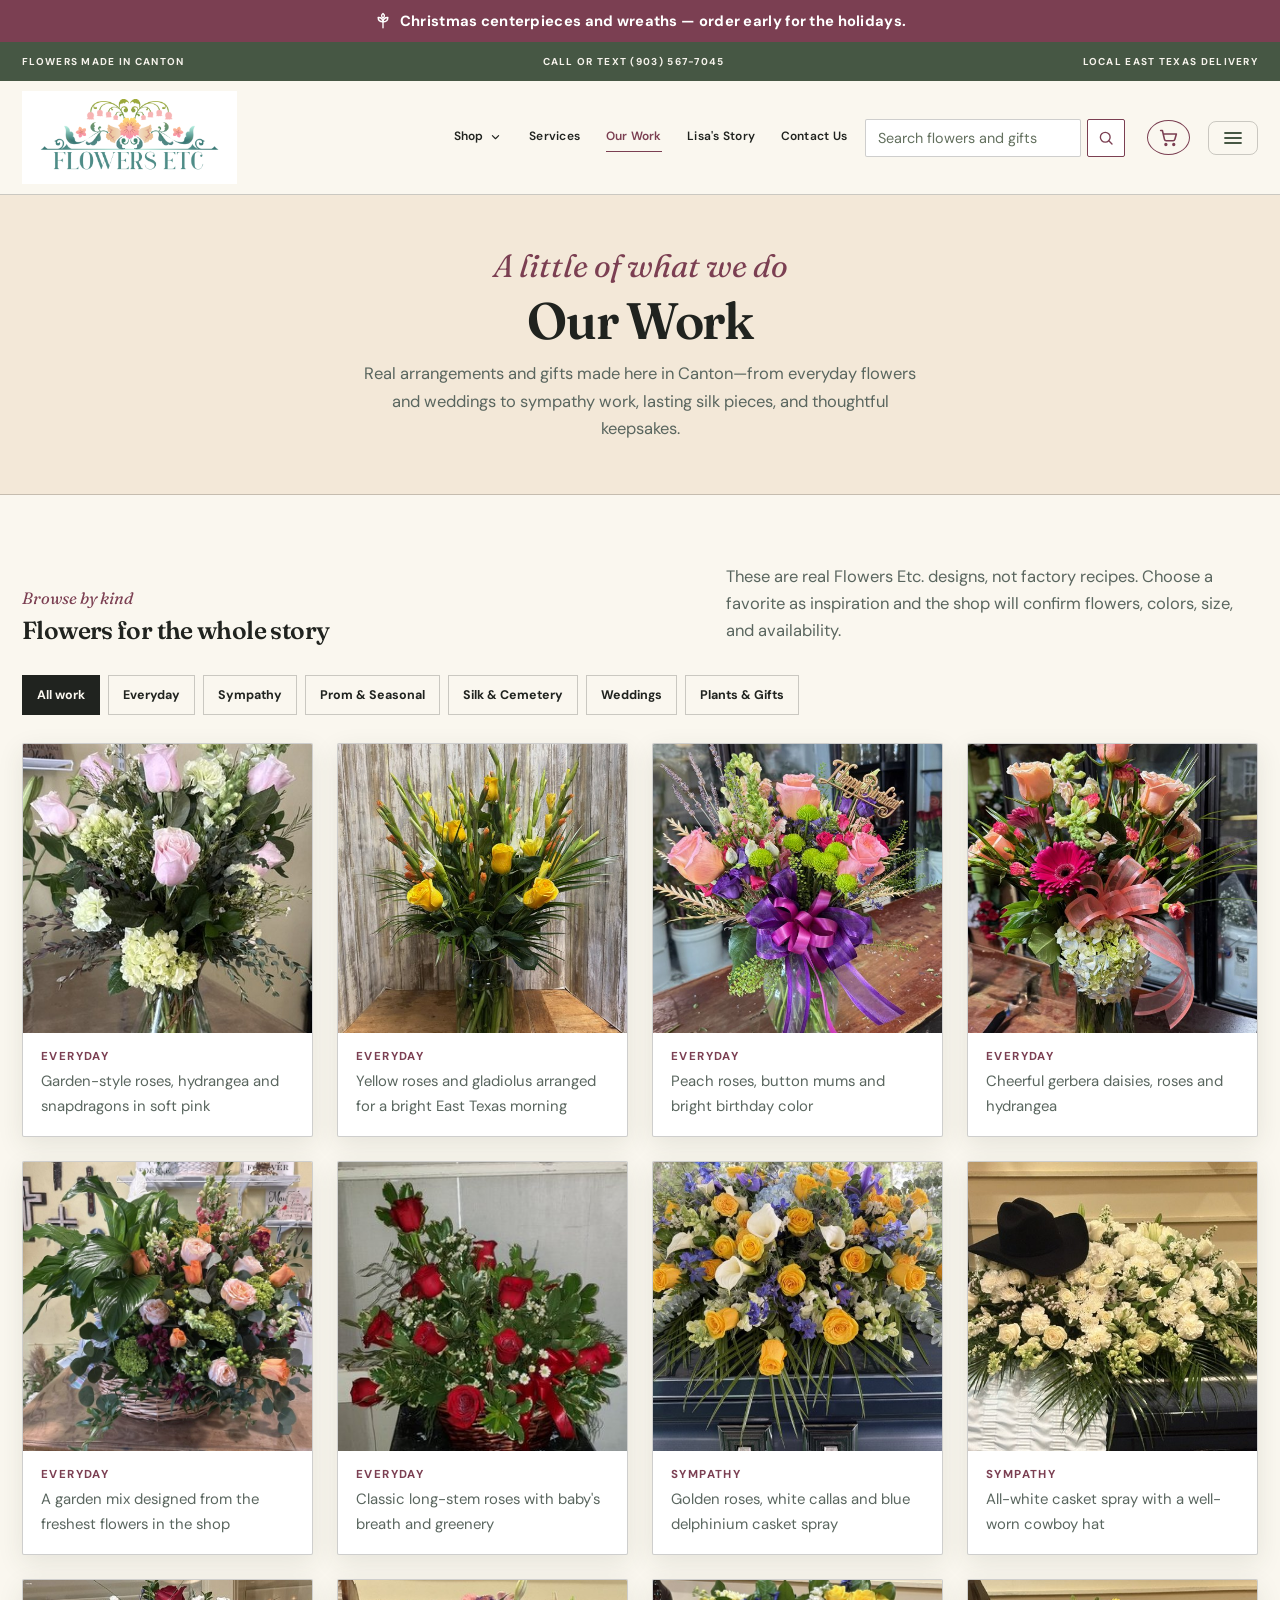
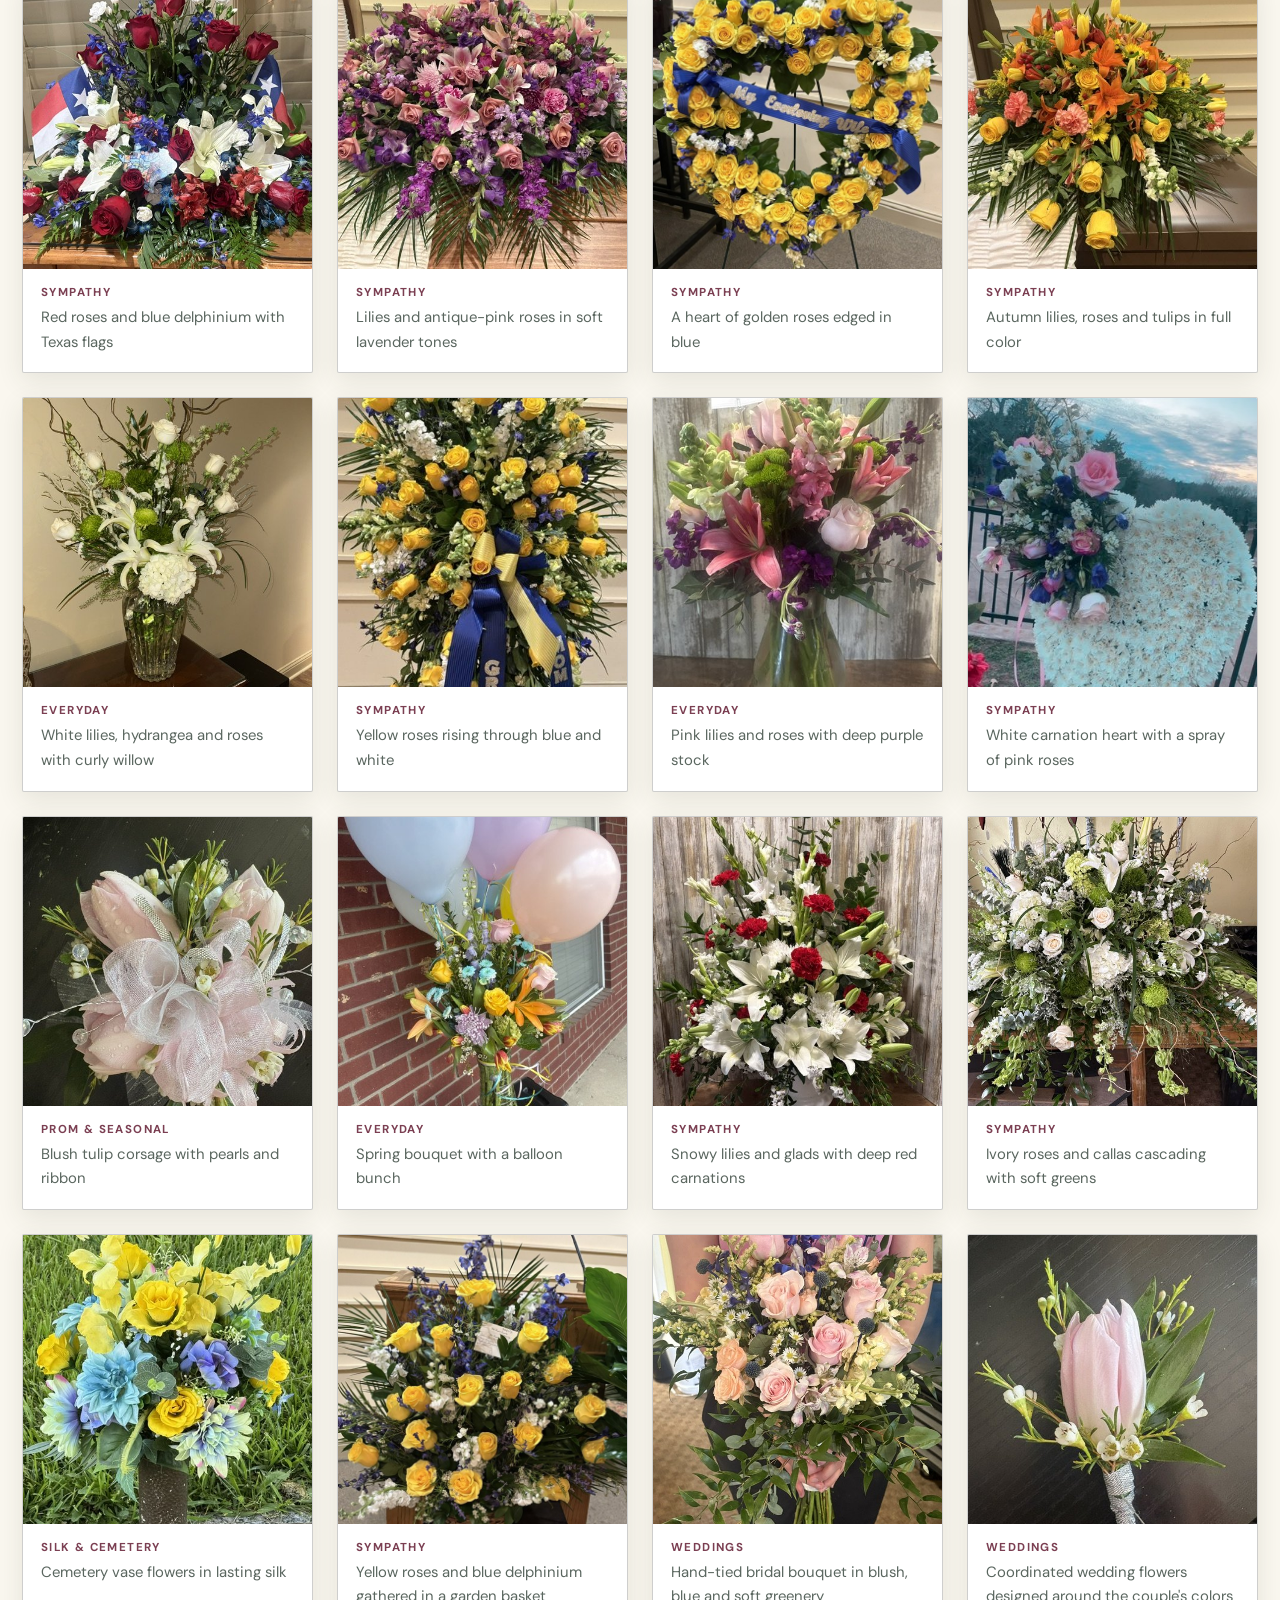
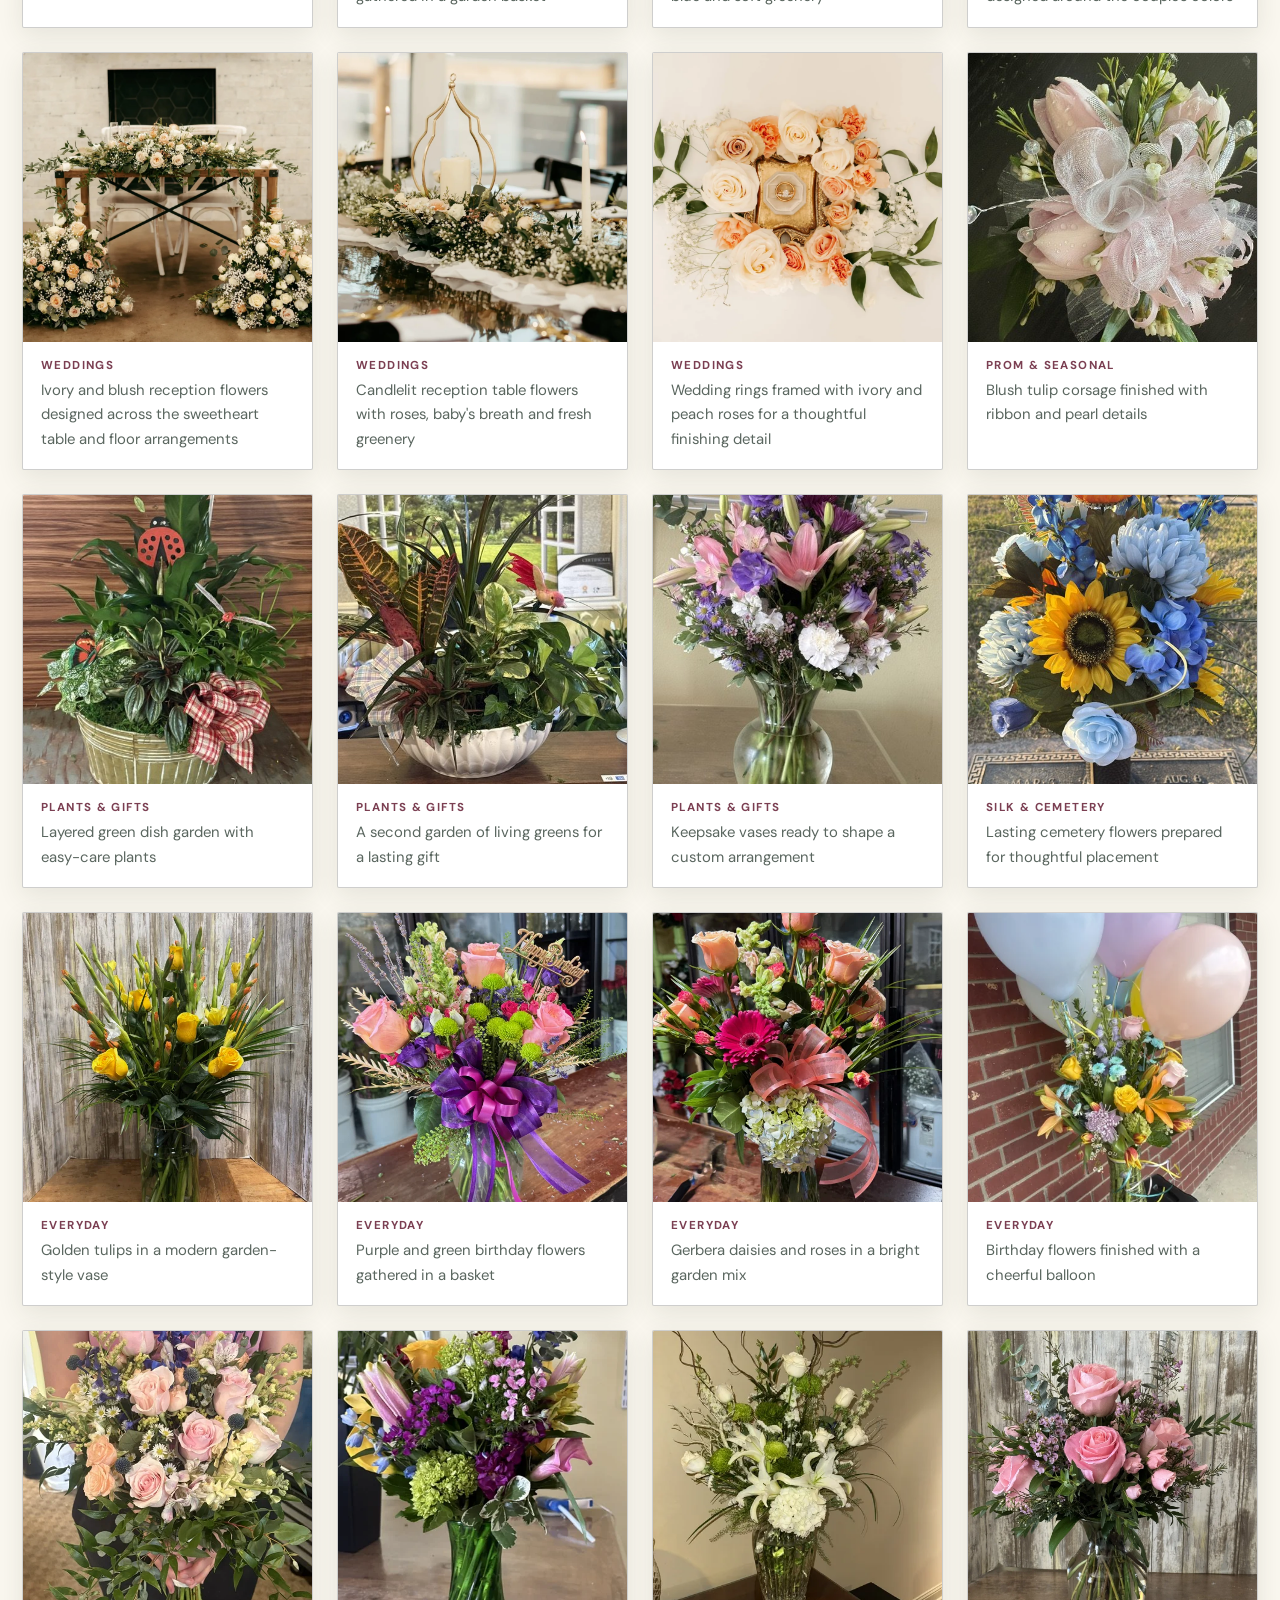
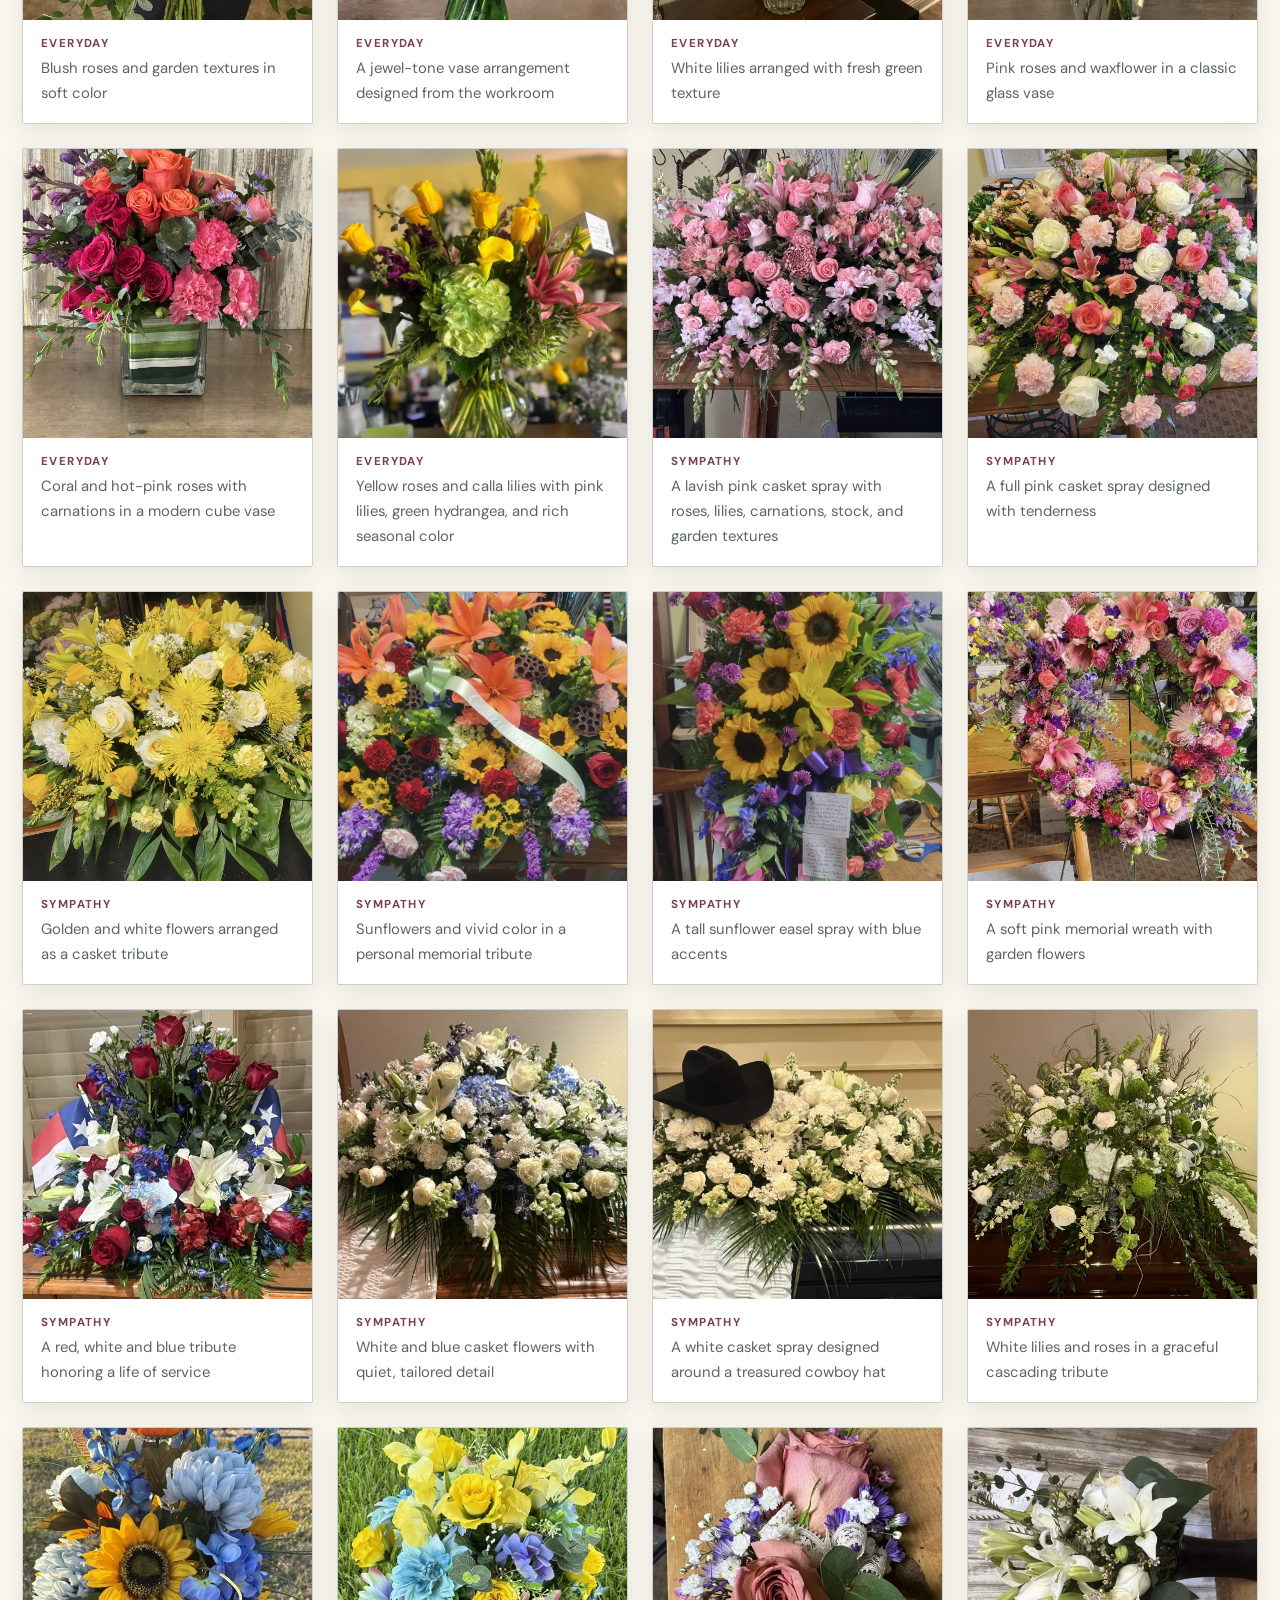
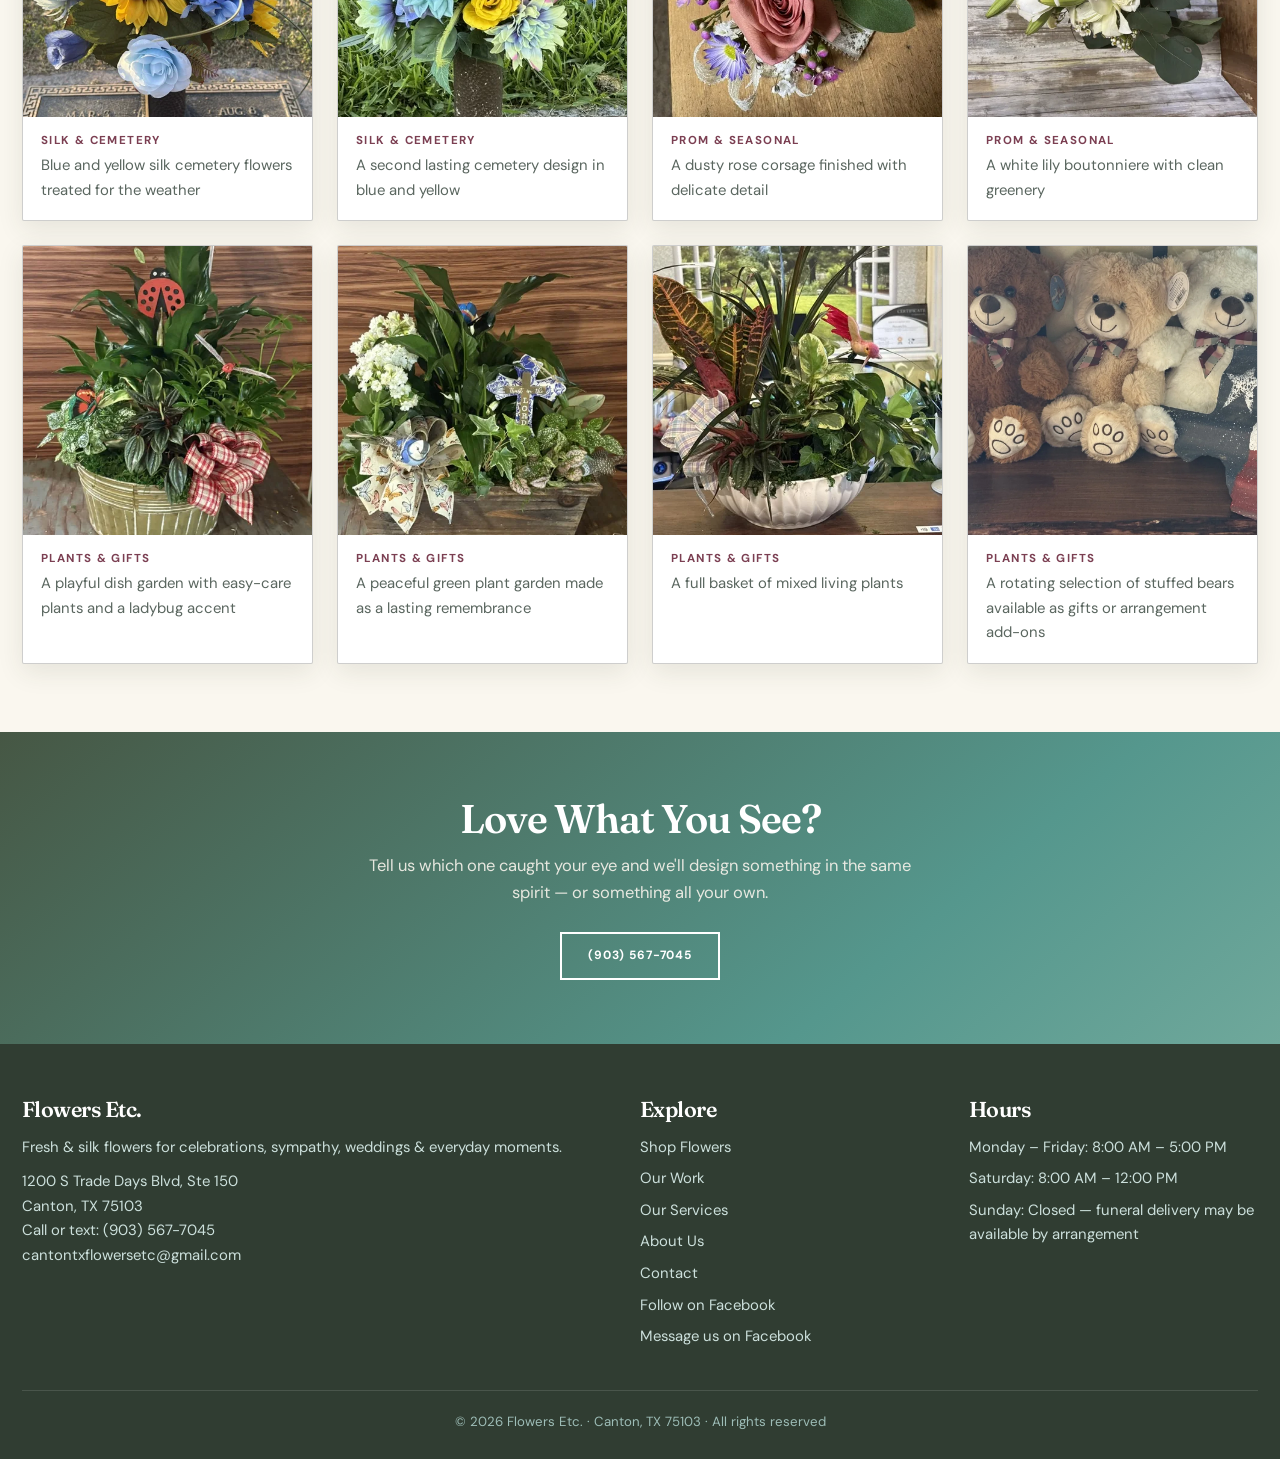
<file: gallery.html>
<!DOCTYPE html>
<html lang="en">
<head>
  <meta charset="UTF-8">
  <meta name="viewport" content="width=device-width, initial-scale=1.0">
  <title>Our Work — Flowers Etc.</title>
  <meta name="description" content="A gallery of arrangements designed by Flowers Etc. in Canton, TX — weddings, sympathy pieces, everyday bouquets, and more.">
  <link rel="canonical" href="https://itstaylorj.github.io/flowers-etc/gallery.html">
  <meta property="og:title" content="Our Work — Real flowers designed by Flowers Etc.">
  <meta property="og:description" content="Browse real everyday, wedding, sympathy, cemetery, and custom floral work designed in Canton, Texas.">
  <meta property="og:type" content="website">
  <meta property="og:site_name" content="Flowers Etc.">
  <meta property="og:locale" content="en_US">
  <meta property="og:url" content="https://itstaylorj.github.io/flowers-etc/gallery.html">
  <meta property="og:image" content="https://itstaylorj.github.io/flowers-etc/images/wedding-floral-installation.webp">
  <meta property="og:image:alt" content="Wedding floral installation designed by Flowers Etc.">
  <meta name="twitter:card" content="summary_large_image">
  <link rel="icon" type="image/svg+xml" href="images/favicon.svg">
  <link rel="preconnect" href="https://fonts.googleapis.com">
  <link rel="preconnect" href="https://fonts.gstatic.com" crossorigin>
  <link href="https://fonts.googleapis.com/css2?family=DM+Sans:wght@400;500;600;700&amp;family=Fraunces:opsz,wght@9..144,500;9..144,600&amp;display=swap" rel="stylesheet">
  <link rel="stylesheet" href="css/style.css?v=23">
</head>
<body data-page="gallery">
  <a class="skip-link" href="#main">Skip to content</a>
  <div id="site-header"></div>

  <main id="main">

  <section class="page-hero">
    <div class="script-accent">A little of what we do</div>
    <h1>Our Work</h1>
    <p>Real arrangements and gifts made here in Canton—from everyday flowers and weddings
    to sympathy work, lasting silk pieces, and thoughtful keepsakes.</p>
  </section>

  <section class="block">
    <div class="container">
      <div class="gallery-intro">
        <div><span class="flourish">Browse by kind</span><h2>Flowers for the whole story</h2></div>
        <p>These are real Flowers Etc. designs, not factory recipes. Choose a favorite as inspiration and the shop will confirm flowers, colors, size, and availability.</p>
      </div>
      <div class="gallery-filters" id="gallery-filters" aria-label="Filter gallery by type"></div>
      <div class="gallery-grid" id="gallery-grid"></div>
    </div>
  </section>

  <section class="cta-band">
    <h2>Love What You See?</h2>
    <p>Tell us which one caught your eye and we'll design something in the same spirit — or something all your own.</p>
    <a class="btn btn-outline" data-shop-tel href="#"></a>
  </section>

  </main>

  <div id="site-footer"></div>

  <script src="js/data.js?v=23"></script>
  <script src="js/main.js?v=23"></script>
  <script src="js/cart.js?v=23"></script>
  <script>
    renderGallery(document.getElementById("gallery-grid"));
  </script>
</body>
</html>
</file>
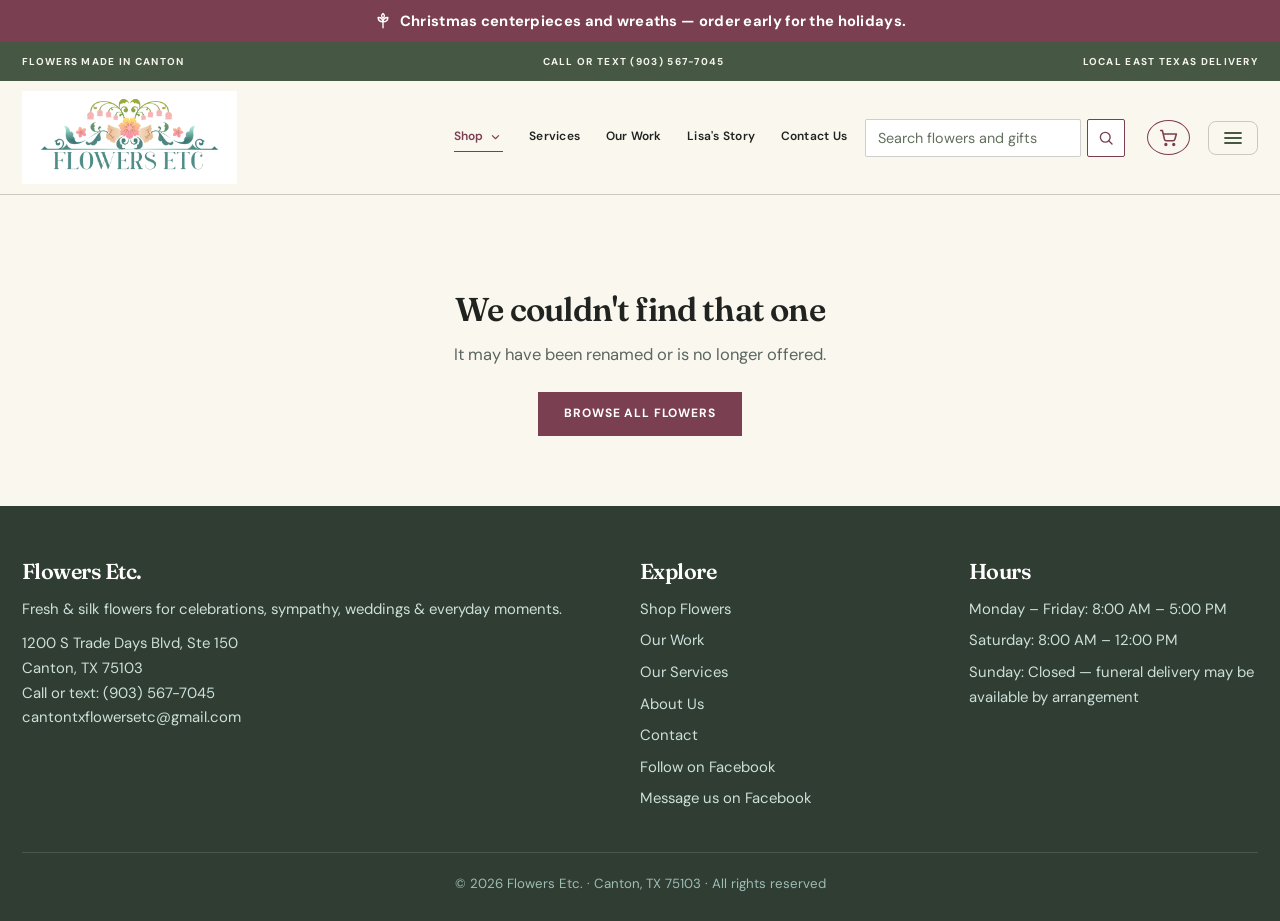
<file: product.html>
<!DOCTYPE html>
<html lang="en">
<head>
  <meta charset="UTF-8">
  <meta name="viewport" content="width=device-width, initial-scale=1.0">
  <title>Flowers Etc. — Canton, TX</title>
  <meta name="description" content="Hand-designed arrangements from Flowers Etc. in Canton, Texas.">
  <!-- Generic social fallback for static crawlers. JavaScript replaces these
       values with the selected product for browsers and render-capable search engines. -->
  <meta property="og:title" content="Hand-designed flowers & gifts — Flowers Etc.">
  <meta property="og:description" content="Browse thoughtful flowers and gifts designed by Flowers Etc. in Canton, Texas.">
  <meta property="og:type" content="product">
  <meta property="og:site_name" content="Flowers Etc.">
  <meta property="og:locale" content="en_US">
  <meta property="og:url" content="https://itstaylorj.github.io/flowers-etc/product.html">
  <meta property="og:image" content="https://itstaylorj.github.io/flowers-etc/images/pink-rose-vase-2026.webp">
  <meta property="og:image:alt" content="Pink rose arrangement designed by Flowers Etc. in Canton, Texas">
  <meta name="twitter:card" content="summary_large_image">
  <link rel="icon" type="image/svg+xml" href="images/favicon.svg">
  <link rel="preconnect" href="https://fonts.googleapis.com">
  <link rel="preconnect" href="https://fonts.gstatic.com" crossorigin>
  <link href="https://fonts.googleapis.com/css2?family=DM+Sans:wght@400;500;600;700&amp;family=Fraunces:opsz,wght@9..144,500;9..144,600&amp;display=swap" rel="stylesheet">
  <link rel="stylesheet" href="css/style.css?v=23">
</head>
<body data-page="shop">
  <a class="skip-link" href="#product-root">Skip to content</a>
  <div id="site-header"></div>

  <main class="pd-page" id="product-root"></main>

  <div id="site-footer"></div>

  <script src="js/data.js?v=23"></script>
  <script src="js/main.js?v=23"></script>
  <script src="js/cart.js?v=23"></script>
  <script>
    renderProductPage(document.getElementById("product-root"));
  </script>
</body>
</html>
</file>
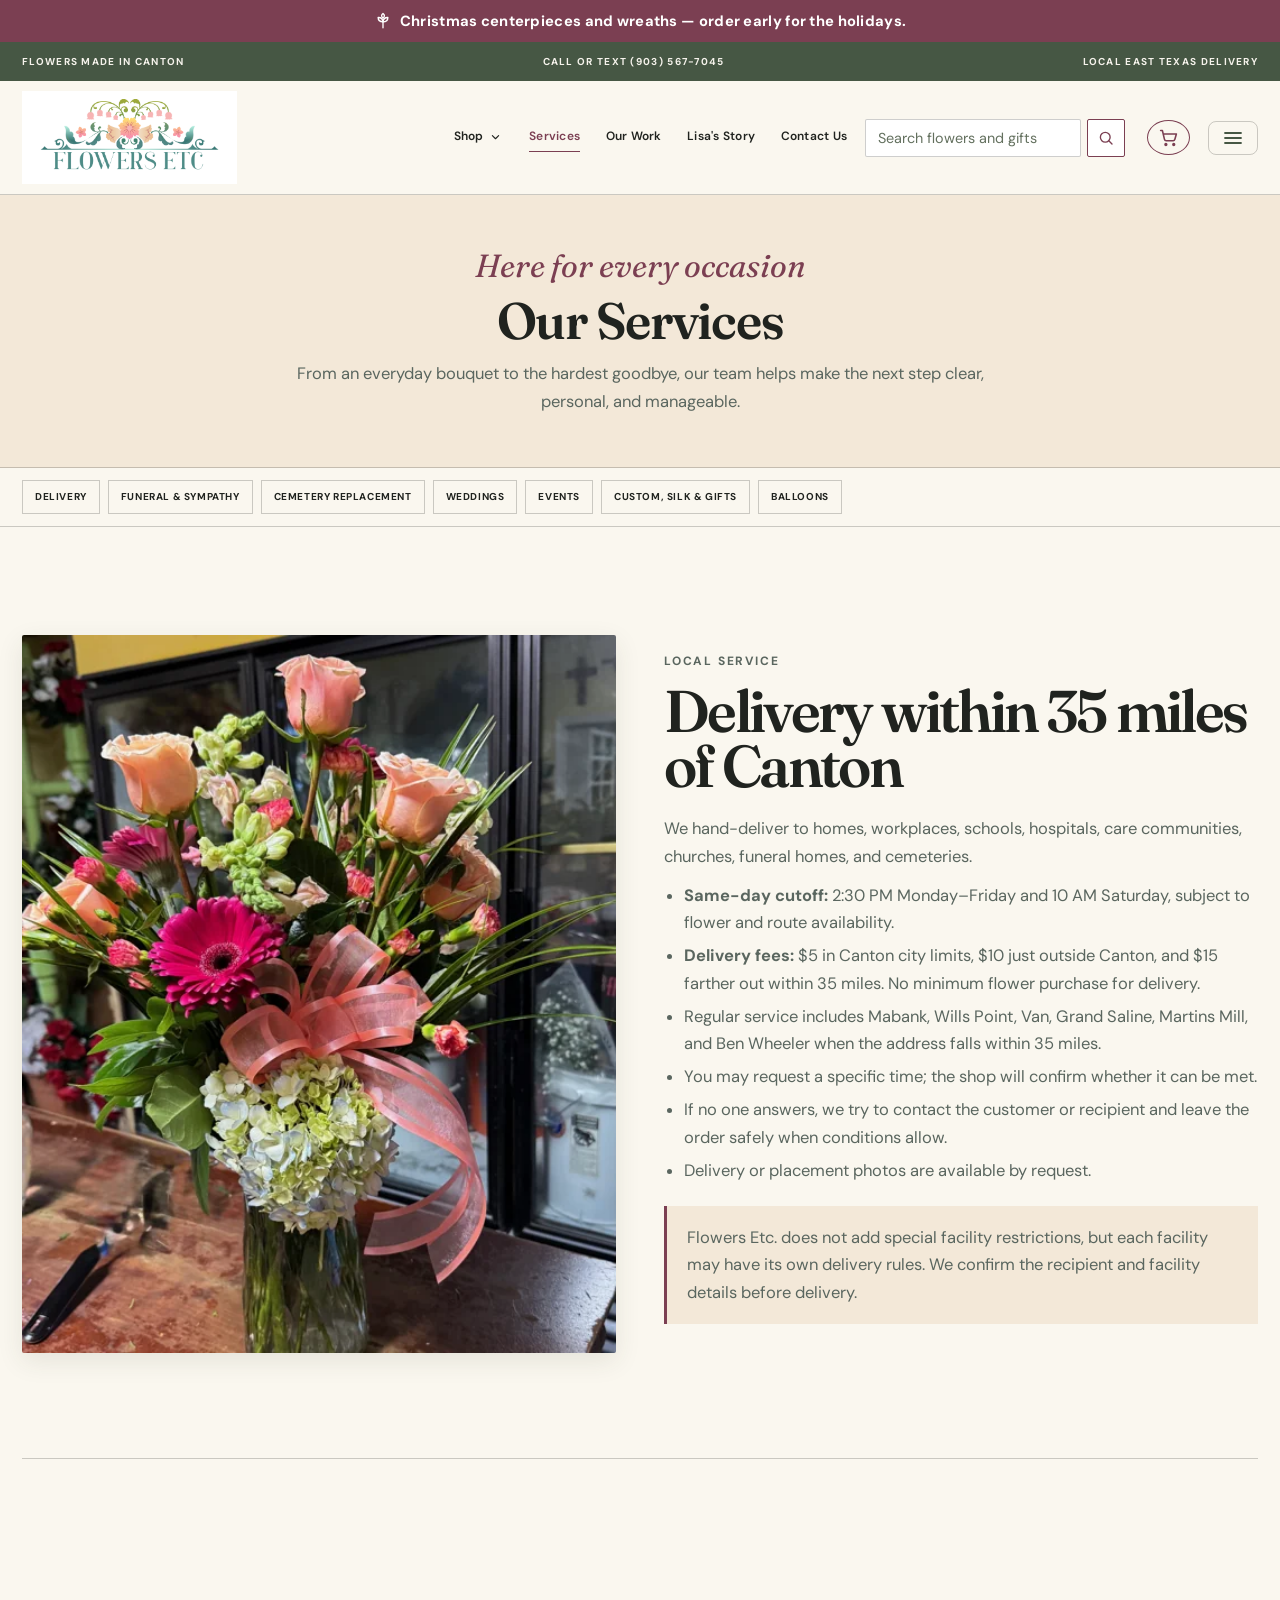
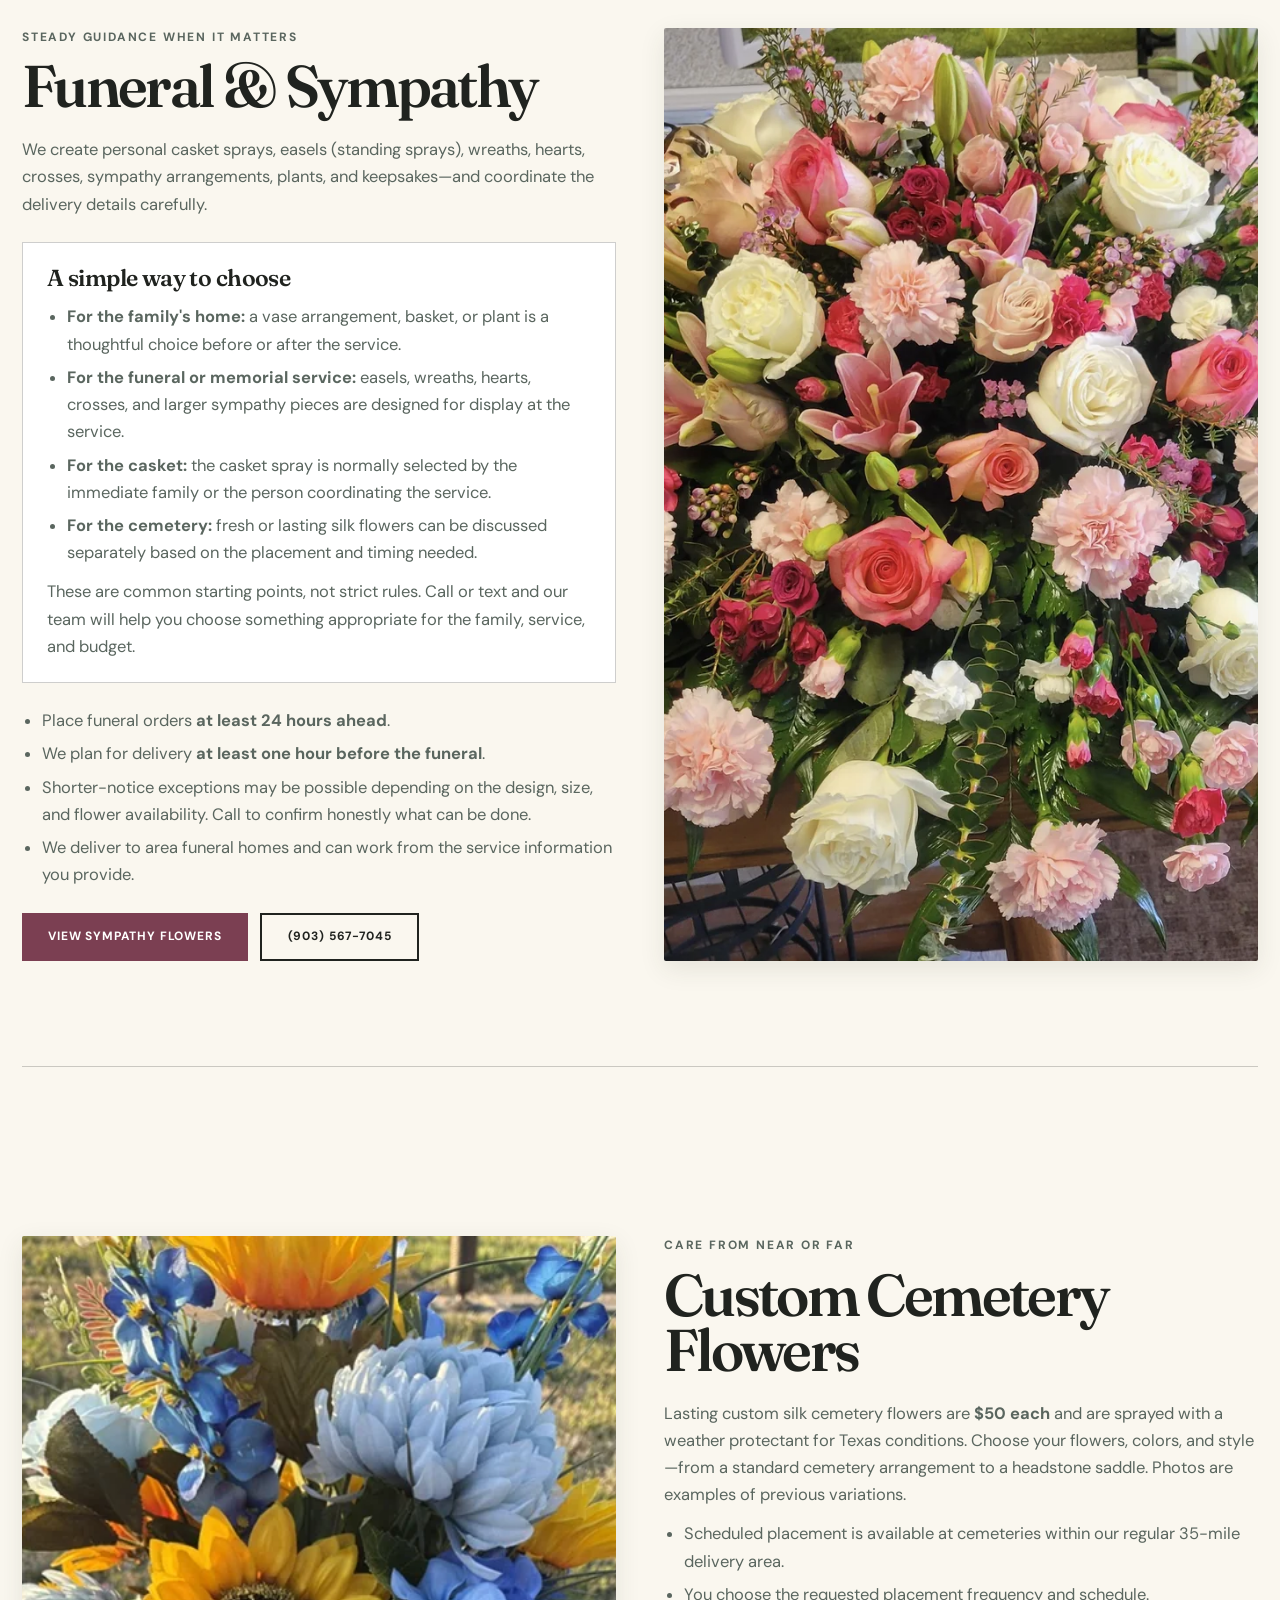
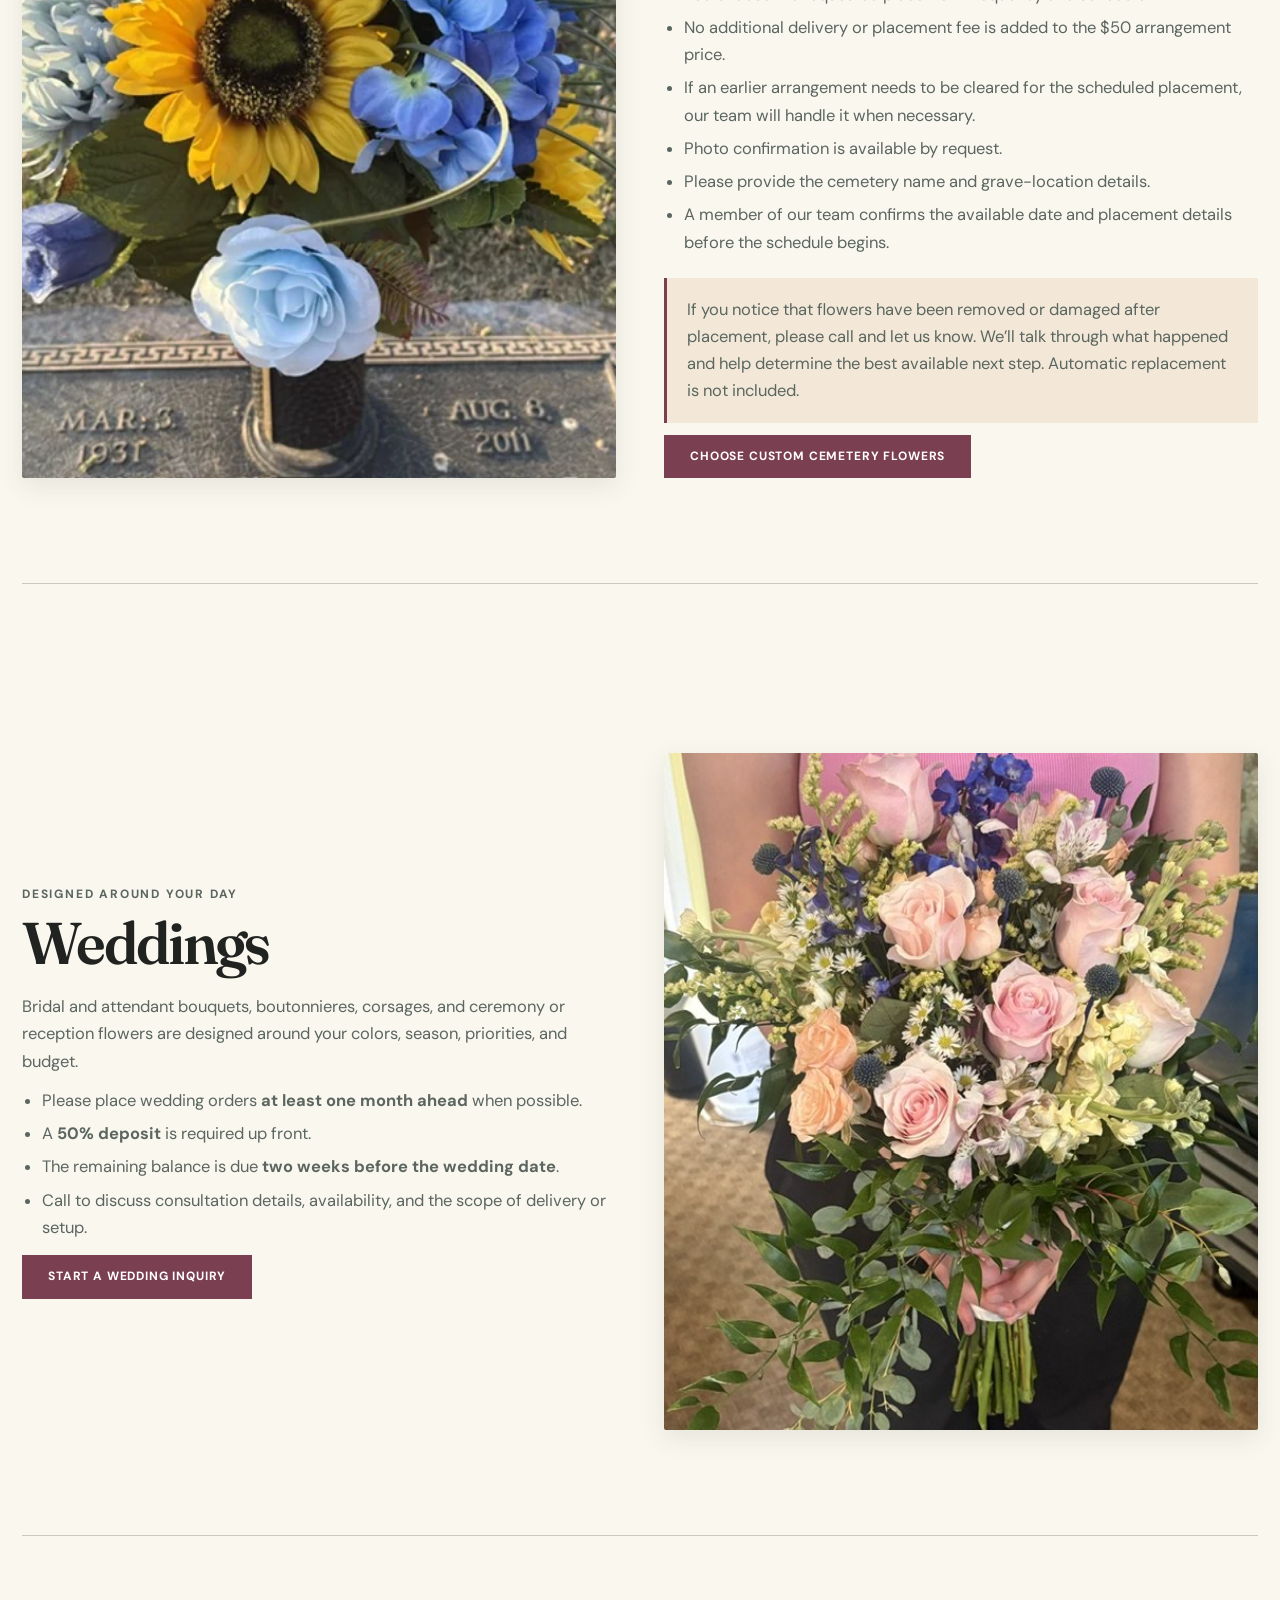
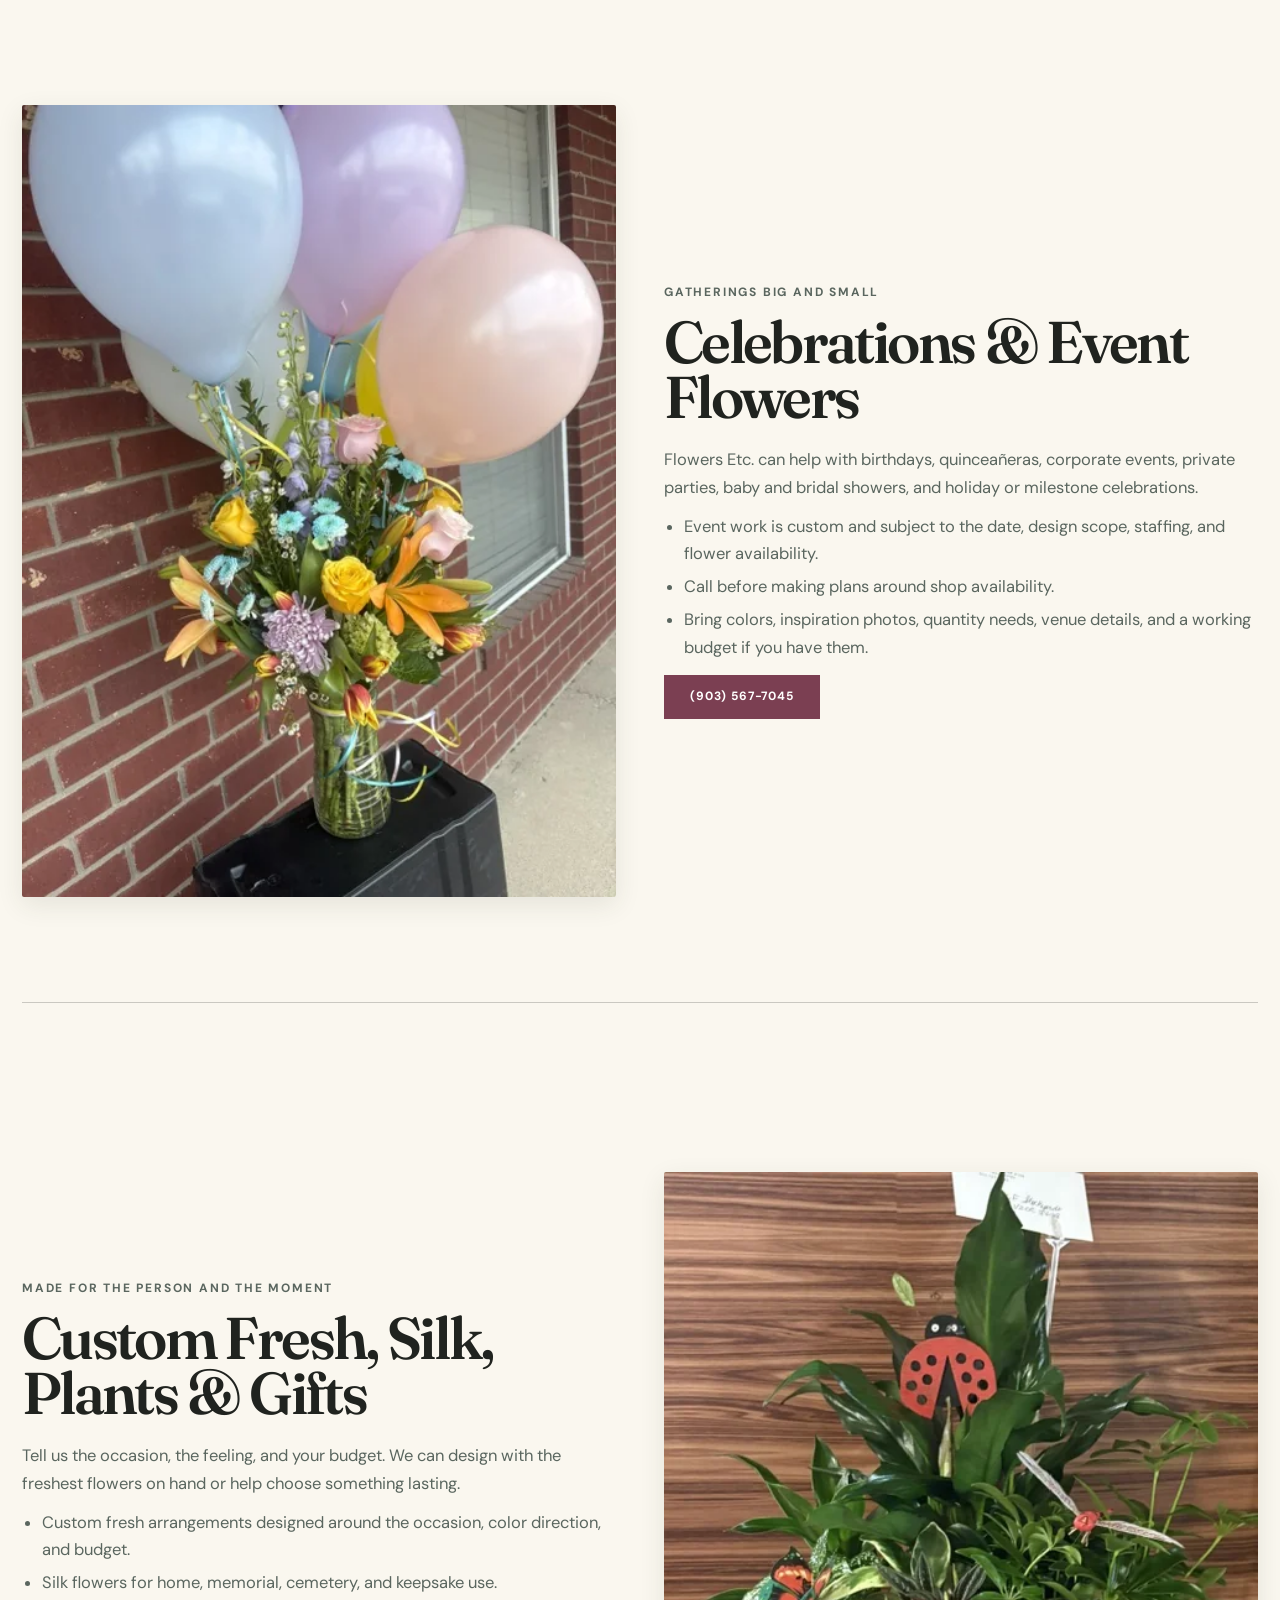
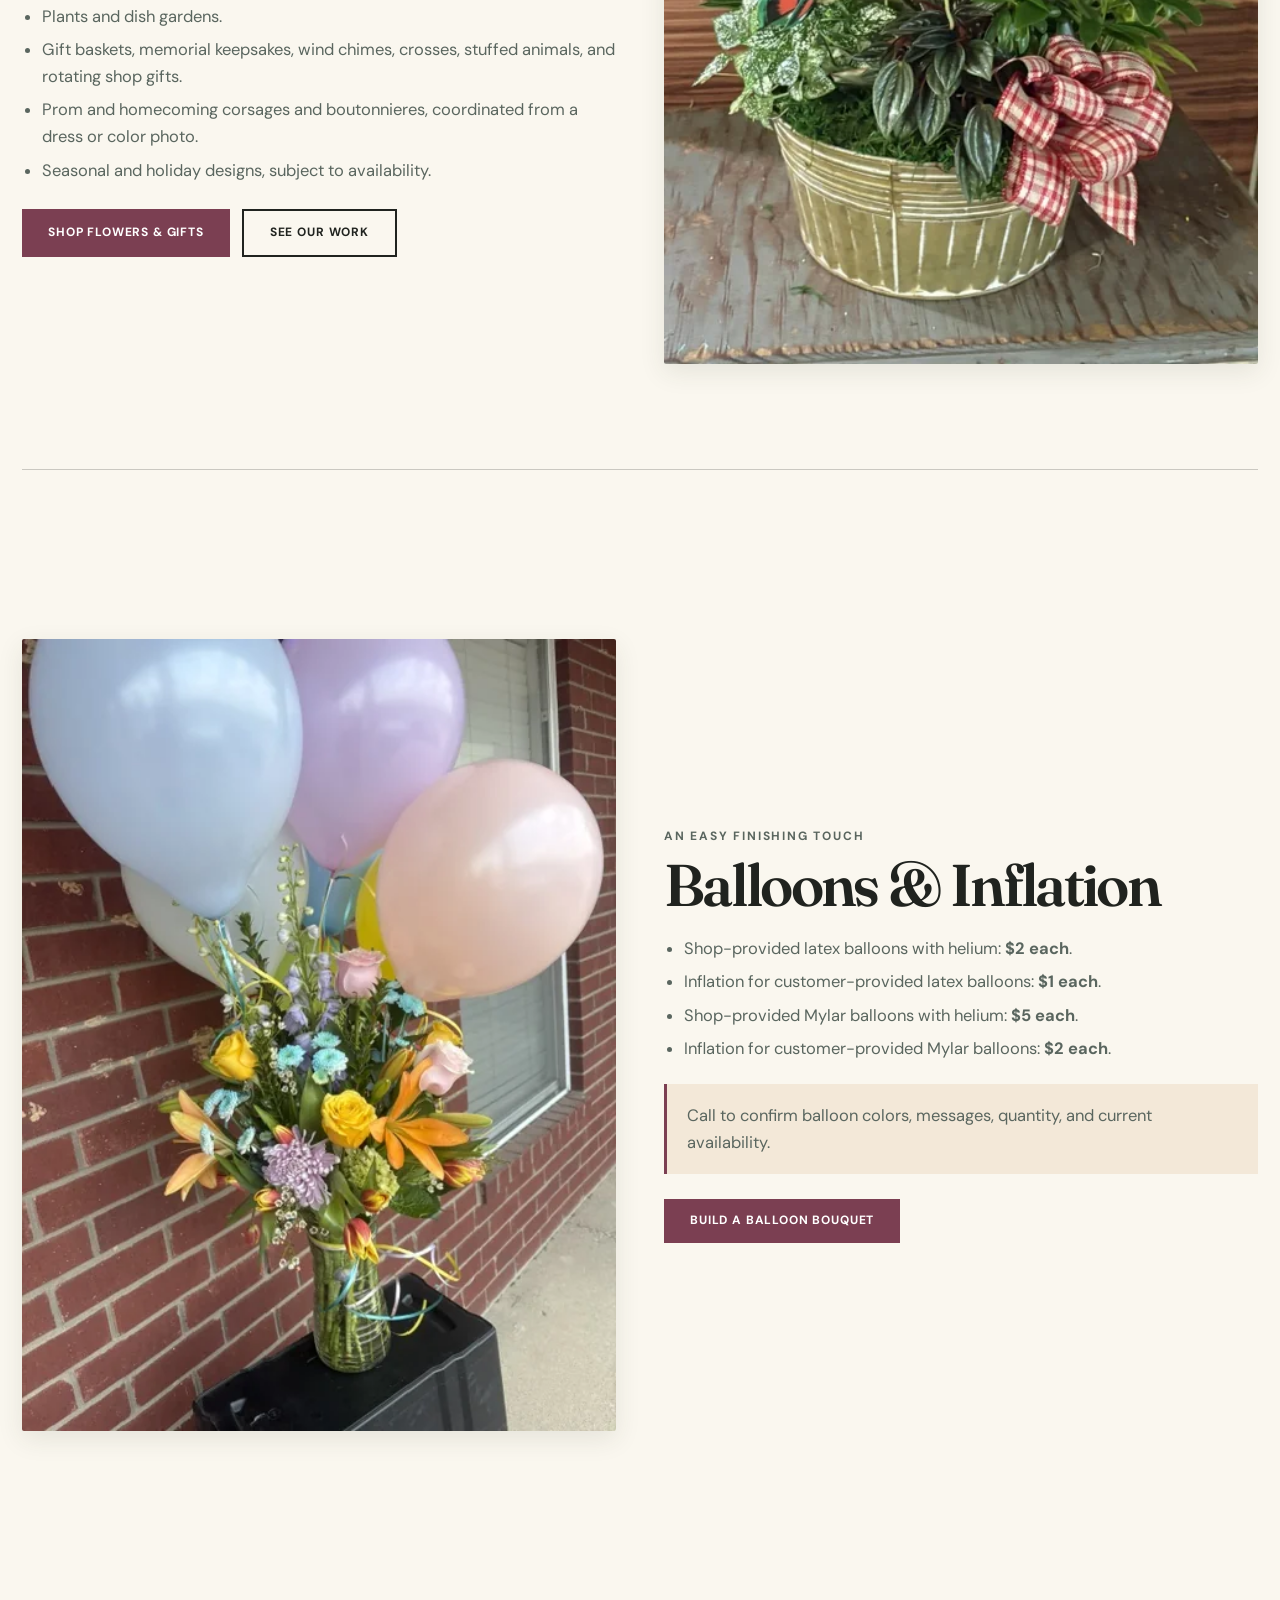
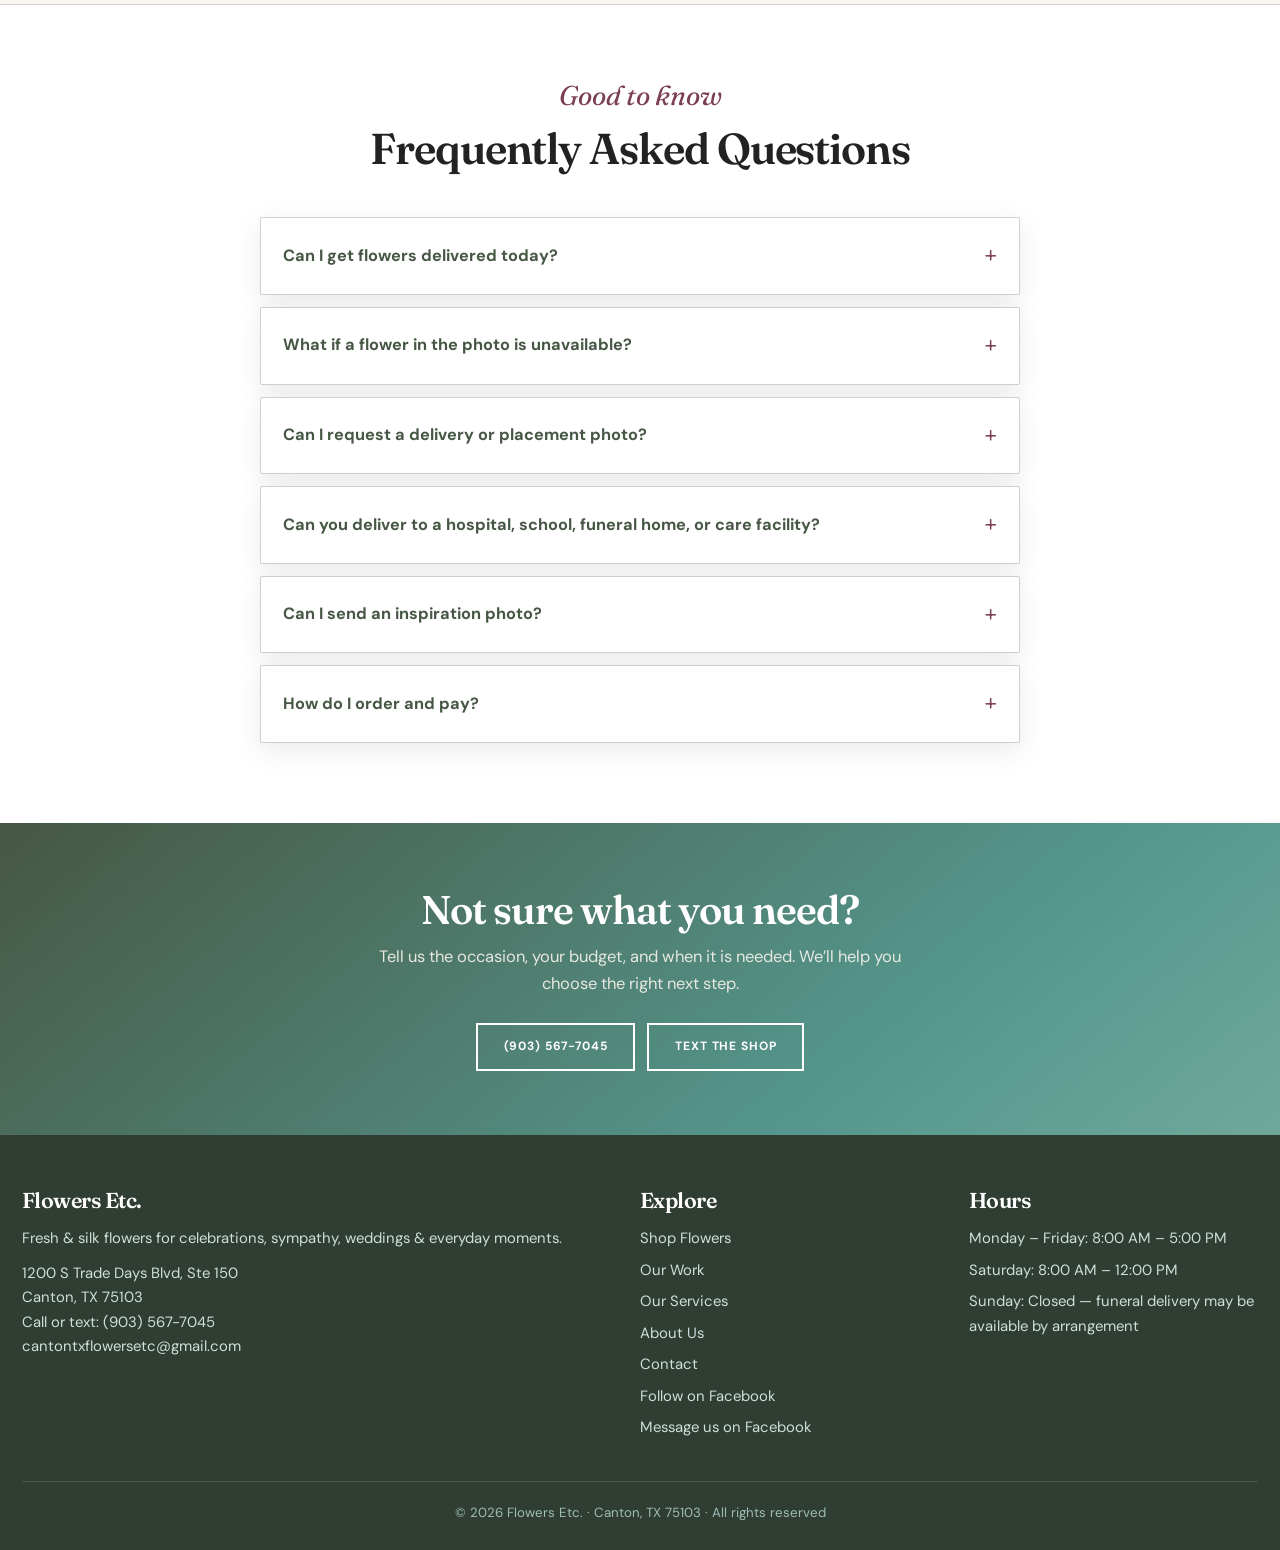
<file: services.html>
<!doctype html>
<html lang="en">
<head>
  <meta charset="utf-8">
  <meta name="viewport" content="width=device-width,initial-scale=1">
  <title>Flower Shop Services — Flowers Etc. | Canton, TX</title>
  <meta name="description" content="Local flower delivery, funeral tributes, cemetery flower replacement, weddings, custom flowers, plants, gifts, balloons, and event flowers from Flowers Etc. in Canton, Texas.">
  <link rel="canonical" href="https://itstaylorj.github.io/flowers-etc/services.html">
  <meta property="og:title" content="Flower Shop Services — Flowers Etc. in Canton, Texas">
  <meta property="og:description" content="Explore local delivery, sympathy and funeral flowers, Cemetery Replacement, weddings, events, custom designs, plants, gifts, and balloons.">
  <meta property="og:type" content="website">
  <meta property="og:site_name" content="Flowers Etc.">
  <meta property="og:locale" content="en_US">
  <meta property="og:url" content="https://itstaylorj.github.io/flowers-etc/services.html">
  <meta property="og:image" content="https://itstaylorj.github.io/flowers-etc/images/gerbera-garden-vase.webp">
  <meta property="og:image:alt" content="Bright garden-style flower arrangement designed by Flowers Etc.">
  <meta name="twitter:card" content="summary_large_image">
  <link rel="icon" type="image/svg+xml" href="images/favicon.svg">
  <link rel="preconnect" href="https://fonts.googleapis.com">
  <link rel="preconnect" href="https://fonts.gstatic.com" crossorigin>
  <link href="https://fonts.googleapis.com/css2?family=DM+Sans:wght@400;500;600;700&amp;family=Fraunces:opsz,wght@9..144,500;9..144,600&amp;display=swap" rel="stylesheet">
  <link rel="stylesheet" href="css/style.css?v=23">
</head>
<body data-page="services">
  <a class="skip-link" href="#main">Skip to content</a>
  <div id="site-header"></div>

  <main id="main">
    <section class="page-hero services-hero">
      <div class="script-accent">Here for every occasion</div>
      <h1>Our Services</h1>
      <p>From an everyday bouquet to the hardest goodbye, our team helps make the next step clear, personal, and manageable.</p>
    </section>

    <nav class="service-jumps" aria-label="Services on this page">
      <div class="container">
        <a href="#delivery">Delivery</a>
        <a href="#sympathy">Funeral &amp; Sympathy</a>
        <a href="#cemetery-care">Cemetery Replacement</a>
        <a href="#weddings">Weddings</a>
        <a href="#events">Events</a>
        <a href="#custom">Custom, Silk &amp; Gifts</a>
        <a href="#balloons">Balloons</a>
      </div>
    </nav>

    <section class="block services-overview">
      <div class="container">
        <div class="feature-row" id="delivery">
          <div class="f-media"><img src="images/gerbera-garden-vase.webp" alt="Bright custom flower arrangement prepared for local delivery"></div>
          <div class="f-text">
            <p class="service-kicker">Local service</p>
            <h2>Delivery within 35 miles of Canton</h2>
            <p>We hand-deliver to homes, workplaces, schools, hospitals, care communities, churches, funeral homes, and cemeteries.</p>
            <ul>
              <li><strong>Same-day cutoff:</strong> 2:30 PM Monday–Friday and 10 AM Saturday, subject to flower and route availability.</li>
              <li><strong>Delivery fees:</strong> $5 in Canton city limits, $10 just outside Canton, and $15 farther out within 35 miles. No minimum flower purchase for delivery.</li>
              <li>Regular service includes Mabank, Wills Point, Van, Grand Saline, Martins Mill, and Ben Wheeler when the address falls within 35 miles.</li>
              <li>You may request a specific time; the shop will confirm whether it can be met.</li>
              <li>If no one answers, we try to contact the customer or recipient and leave the order safely when conditions allow.</li>
              <li>Delivery or placement photos are available by request.</li>
            </ul>
            <p class="service-note">Flowers Etc. does not add special facility restrictions, but each facility may have its own delivery rules. We confirm the recipient and facility details before delivery.</p>
          </div>
        </div>

        <div class="feature-row reverse" id="sympathy">
          <div class="f-media"><img src="images/sympathy-casket-pink.webp" alt="Full pink casket spray designed by Flowers Etc."></div>
          <div class="f-text">
            <p class="service-kicker">Steady guidance when it matters</p>
            <h2>Funeral &amp; Sympathy</h2>
            <p>We create personal casket sprays, easels (standing sprays), wreaths, hearts, crosses, sympathy arrangements, plants, and keepsakes—and coordinate the delivery details carefully.</p>
            <div class="sympathy-choice-guide">
              <h3>A simple way to choose</h3>
              <ul>
                <li><strong>For the family's home:</strong> a vase arrangement, basket, or plant is a thoughtful choice before or after the service.</li>
                <li><strong>For the funeral or memorial service:</strong> easels, wreaths, hearts, crosses, and larger sympathy pieces are designed for display at the service.</li>
                <li><strong>For the casket:</strong> the casket spray is normally selected by the immediate family or the person coordinating the service.</li>
                <li><strong>For the cemetery:</strong> fresh or lasting silk flowers can be discussed separately based on the placement and timing needed.</li>
              </ul>
              <p>These are common starting points, not strict rules. Call or text and our team will help you choose something appropriate for the family, service, and budget.</p>
            </div>
            <ul>
              <li>Place funeral orders <strong>at least 24 hours ahead</strong>.</li>
              <li>We plan for delivery <strong>at least one hour before the funeral</strong>.</li>
              <li>Shorter-notice exceptions may be possible depending on the design, size, and flower availability. Call to confirm honestly what can be done.</li>
              <li>We deliver to area funeral homes and can work from the service information you provide.</li>
            </ul>
            <div class="service-actions"><a class="btn btn-primary" href="shop.html?cat=sympathy">View Sympathy Flowers</a><a class="btn btn-outline" data-shop-tel href="#"></a></div>
          </div>
        </div>

        <div class="feature-row" id="cemetery-care">
          <div class="f-media"><img src="images/blue-yellow-silk-cemetery.webp" alt="Blue and yellow silk cemetery flowers treated for outdoor conditions"></div>
          <div class="f-text">
            <p class="service-kicker">Care from near or far</p>
            <h2>Custom Cemetery Flowers</h2>
            <p>Lasting custom silk cemetery flowers are <strong>$50 each</strong> and are sprayed with a weather protectant for Texas conditions. Choose your flowers, colors, and style—from a standard cemetery arrangement to a headstone saddle. Photos are examples of previous variations.</p>
            <ul>
              <li>Scheduled placement is available at cemeteries within our regular 35-mile delivery area.</li>
              <li>You choose the requested placement frequency and schedule.</li>
              <li>No additional delivery or placement fee is added to the $50 arrangement price.</li>
              <li>If an earlier arrangement needs to be cleared for the scheduled placement, our team will handle it when necessary.</li>
              <li>Photo confirmation is available by request.</li>
              <li>Please provide the cemetery name and grave-location details.</li>
              <li>A member of our team confirms the available date and placement details before the schedule begins.</li>
            </ul>
            <p class="service-note">If you notice that flowers have been removed or damaged after placement, please call and let us know. We’ll talk through what happened and help determine the best available next step. Automatic replacement is not included.</p>
            <a class="btn btn-primary" href="product.html?p=custom-cemetery-flowers">Choose Custom Cemetery Flowers</a>
          </div>
        </div>

        <div class="feature-row reverse" id="weddings">
          <div class="f-media"><img src="images/bridal-bouquet.jpg" alt="Blush and blue bridal bouquet designed by Flowers Etc."></div>
          <div class="f-text">
            <p class="service-kicker">Designed around your day</p>
            <h2>Weddings</h2>
            <p>Bridal and attendant bouquets, boutonnieres, corsages, and ceremony or reception flowers are designed around your colors, season, priorities, and budget.</p>
            <ul>
              <li>Please place wedding orders <strong>at least one month ahead</strong> when possible.</li>
              <li>A <strong>50% deposit</strong> is required up front.</li>
              <li>The remaining balance is due <strong>two weeks before the wedding date</strong>.</li>
              <li>Call to discuss consultation details, availability, and the scope of delivery or setup.</li>
            </ul>
            <a class="btn btn-primary" href="contact.html?arrangement=Wedding%20Flowers">Start a Wedding Inquiry</a>
          </div>
        </div>

        <div class="feature-row" id="events">
          <div class="f-media"><img src="images/birthday-balloon-flowers.webp" alt="Birthday flower arrangement with a balloon"></div>
          <div class="f-text">
            <p class="service-kicker">Gatherings big and small</p>
            <h2>Celebrations &amp; Event Flowers</h2>
            <p>Flowers Etc. can help with birthdays, quinceañeras, corporate events, private parties, baby and bridal showers, and holiday or milestone celebrations.</p>
            <ul>
              <li>Event work is custom and subject to the date, design scope, staffing, and flower availability.</li>
              <li>Call before making plans around shop availability.</li>
              <li>Bring colors, inspiration photos, quantity needs, venue details, and a working budget if you have them.</li>
            </ul>
            <a class="btn btn-primary" data-shop-tel href="#"></a>
          </div>
        </div>

        <div class="feature-row reverse" id="custom">
          <div class="f-media"><img src="images/ladybug-dish-garden.webp" alt="Dish garden with mixed green plants and a ladybug accent"></div>
          <div class="f-text">
            <p class="service-kicker">Made for the person and the moment</p>
            <h2>Custom Fresh, Silk, Plants &amp; Gifts</h2>
            <p>Tell us the occasion, the feeling, and your budget. We can design with the freshest flowers on hand or help choose something lasting.</p>
            <ul>
              <li>Custom fresh arrangements designed around the occasion, color direction, and budget.</li>
              <li>Silk flowers for home, memorial, cemetery, and keepsake use.</li>
              <li>Plants and dish gardens.</li>
              <li>Gift baskets, memorial keepsakes, wind chimes, crosses, stuffed animals, and rotating shop gifts.</li>
              <li>Prom and homecoming corsages and boutonnieres, coordinated from a dress or color photo.</li>
              <li>Seasonal and holiday designs, subject to availability.</li>
            </ul>
            <div class="service-actions"><a class="btn btn-primary" href="shop.html">Shop Flowers &amp; Gifts</a><a class="btn btn-outline" href="gallery.html">See Our Work</a></div>
          </div>
        </div>

        <div class="feature-row" id="balloons">
          <div class="f-media"><img src="images/birthday-balloon-flowers.webp" alt="Flowers and balloon prepared for a birthday delivery"></div>
          <div class="f-text">
            <p class="service-kicker">An easy finishing touch</p>
            <h2>Balloons &amp; Inflation</h2>
            <ul>
              <li>Shop-provided latex balloons with helium: <strong>$2 each</strong>.</li>
              <li>Inflation for customer-provided latex balloons: <strong>$1 each</strong>.</li>
              <li>Shop-provided Mylar balloons with helium: <strong>$5 each</strong>.</li>
              <li>Inflation for customer-provided Mylar balloons: <strong>$2 each</strong>.</li>
            </ul>
            <p class="service-note">Call to confirm balloon colors, messages, quantity, and current availability.</p>
            <div class="service-actions"><a class="btn btn-primary" href="product.html?p=balloon-bouquet">Build a Balloon Bouquet</a></div>
          </div>
        </div>
      </div>
    </section>

    <section class="block services-faq">
      <div class="container">
        <div class="section-head"><div class="flourish">Good to know</div><h2>Frequently Asked Questions</h2></div>
        <div class="faq-list">
          <details><summary>Can I get flowers delivered today?</summary><p>Same-day delivery may be available for orders placed by <strong>2:30 PM Monday–Friday</strong> or <strong>10 AM Saturday</strong>, subject to flower and route availability. Sunday is closed; funeral delivery may be available by arrangement.</p></details>
          <details><summary>What if a flower in the photo is unavailable?</summary><p>Flowers and colors depend on the season and current shop inventory. If the requested date allows, we may be able to source a flower that is not on hand. Otherwise, we substitute a similar bloom of equal or greater value while preserving the design’s style and color direction. A member of our team confirms availability and calls before making a significant change.</p></details>
          <details><summary>Can I request a delivery or placement photo?</summary><p>Yes. Photo confirmation is available by request, including for cemetery placement. Please ask when ordering so it is noted.</p></details>
          <details><summary>Can you deliver to a hospital, school, funeral home, or care facility?</summary><p>Yes. Flowers Etc. does not add special restrictions, but the receiving facility may have its own rules. Provide the facility name, recipient details, and any information you have so the shop can confirm delivery.</p></details>
          <details><summary>Can I send an inspiration photo?</summary><p>Please do. Text Pinterest finds, a past arrangement, the dress, or a color reference to <a data-shop-sms href="#"></a>. We use it as direction while working with the flowers available that day.</p></details>
          <details><summary>How do I order and pay?</summary><p>Add items to the site’s order request, or call, text, email, visit, or message the shop on Facebook. Online payment is not active yet; a member of our team will confirm availability, final details, and payment. Fixed-price online checkout is planned for a later phase, while custom and inventory-dependent requests will remain confirm-first.</p></details>
        </div>
      </div>
    </section>

    <section class="cta-band">
      <h2>Not sure what you need?</h2>
      <p>Tell us the occasion, your budget, and when it is needed. We’ll help you choose the right next step.</p>
      <div class="service-actions service-actions-center"><a class="btn btn-outline" data-shop-tel href="#"></a><a class="btn btn-outline" data-shop-sms href="#">Text the Shop</a></div>
    </section>
  </main>

  <div id="site-footer"></div>
  <script src="js/data.js?v=23"></script>
  <script src="js/main.js?v=23"></script>
  <script src="js/cart.js?v=23"></script>
</body>
</html>
</file>
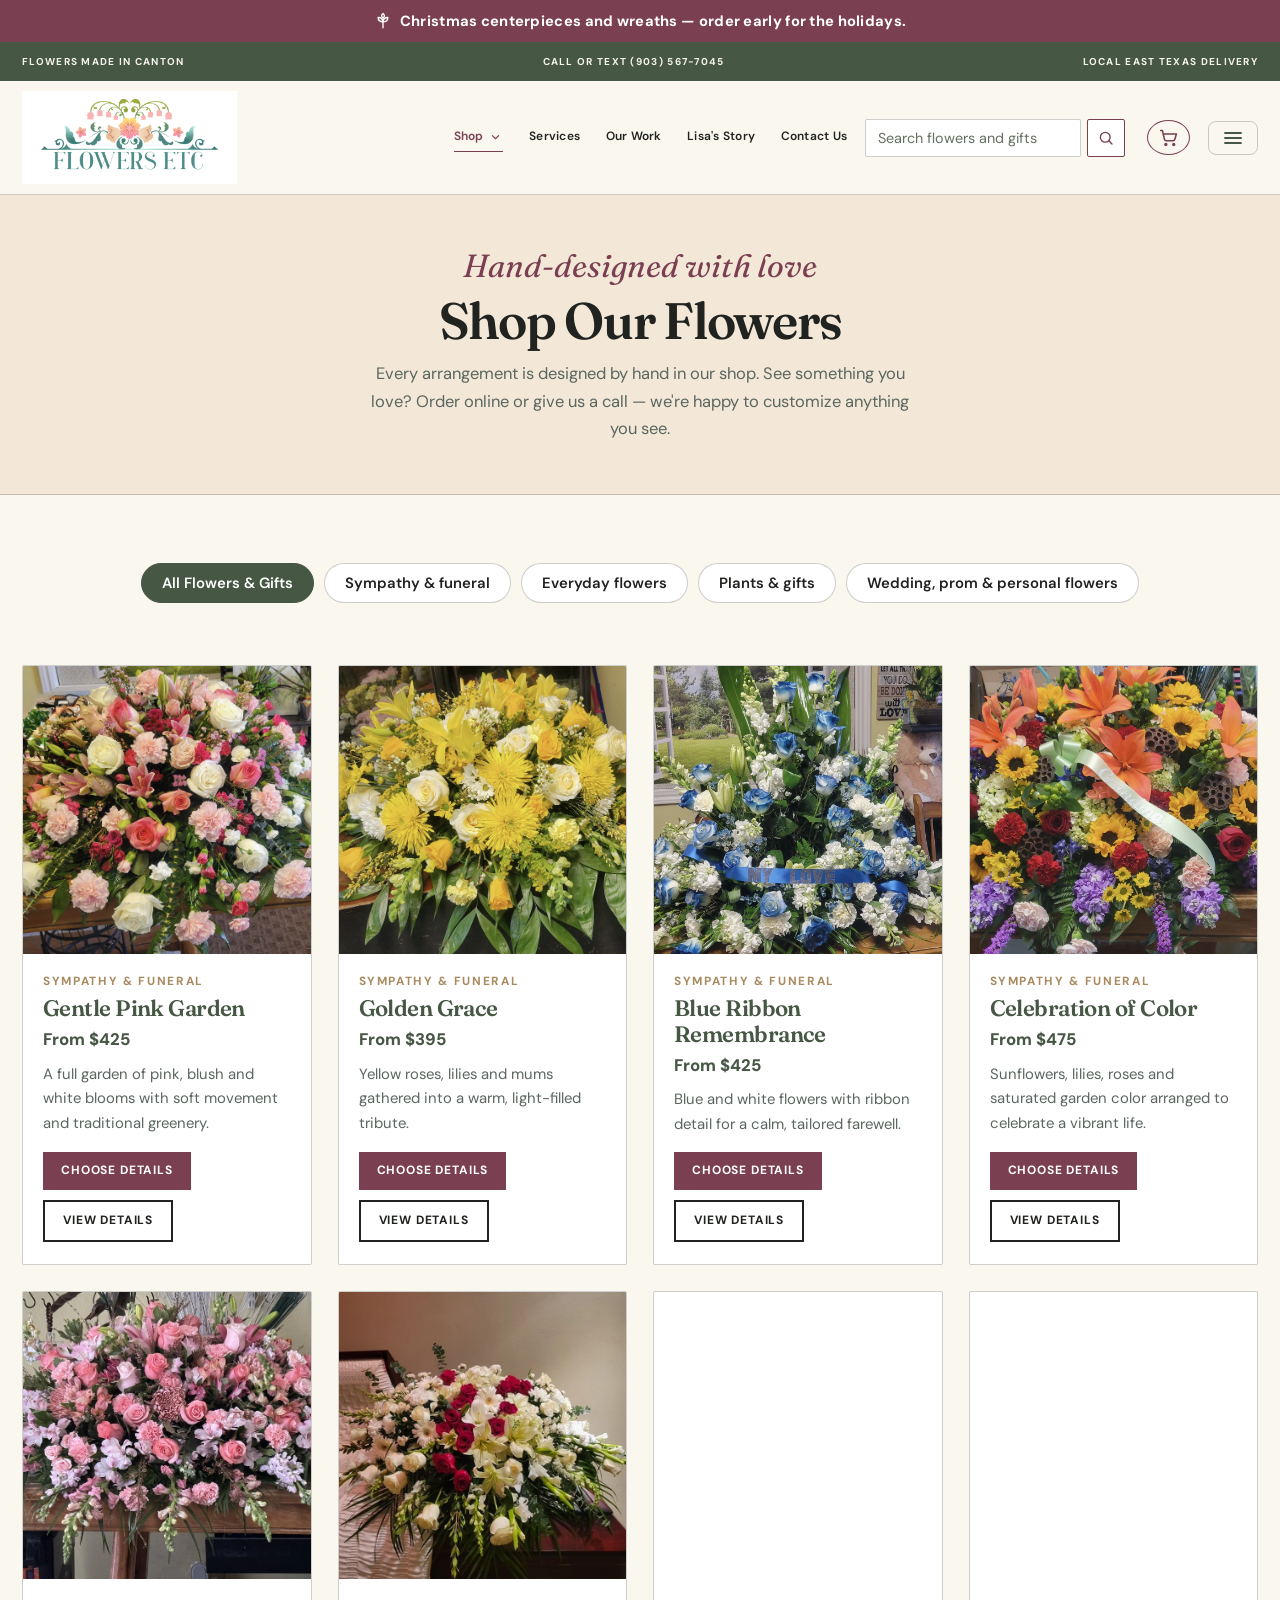
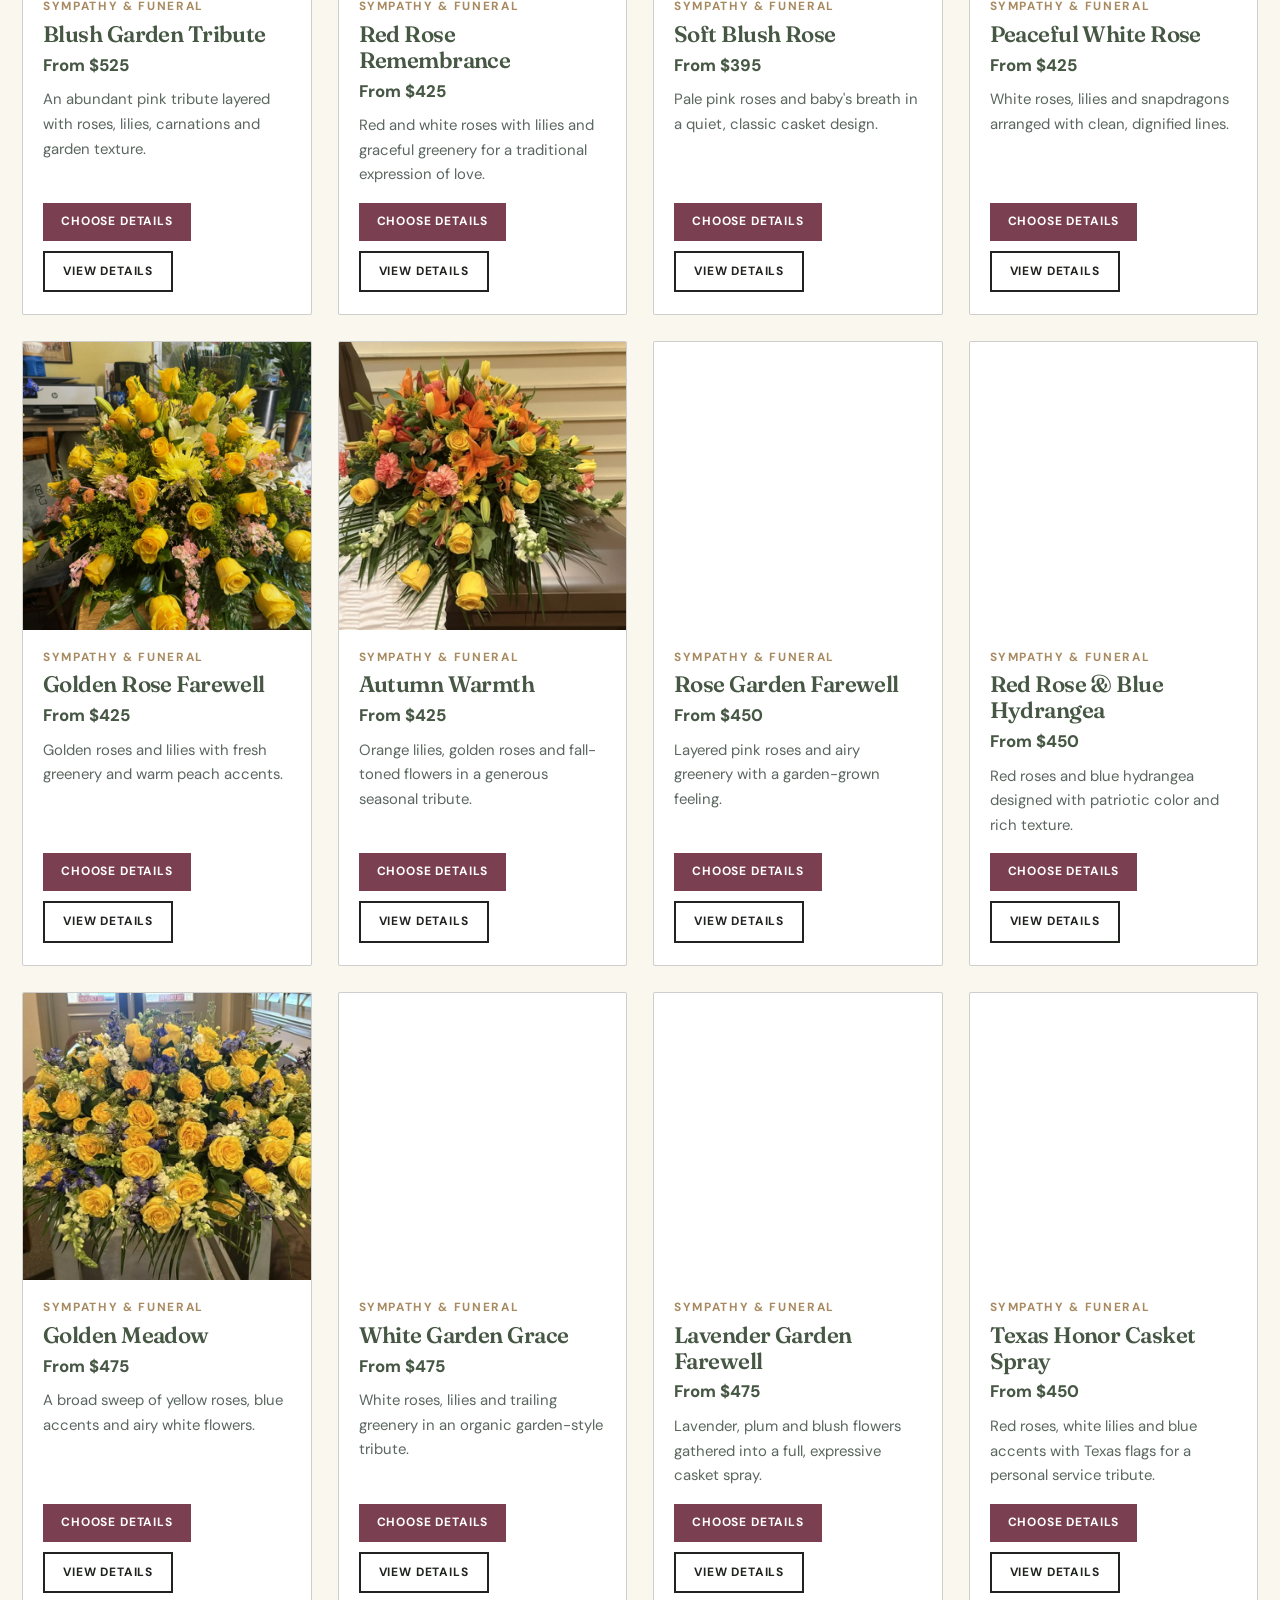
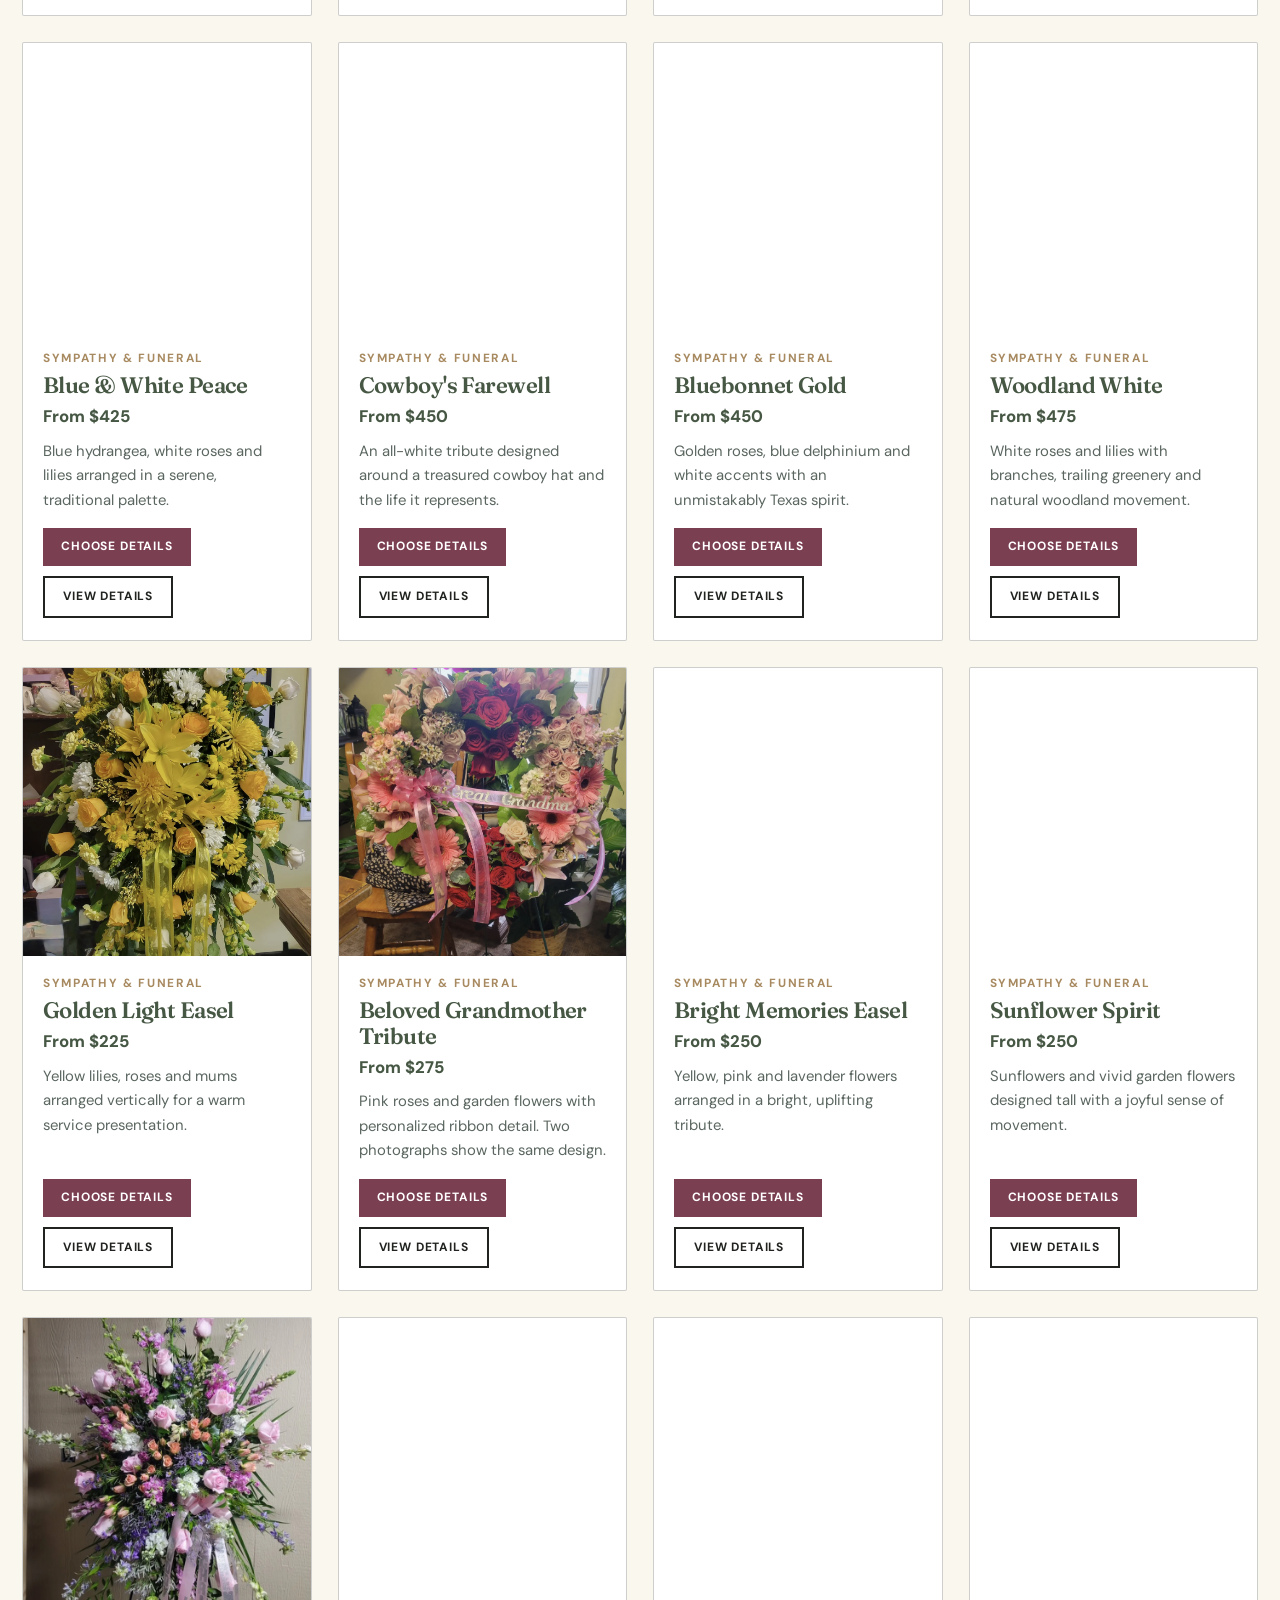
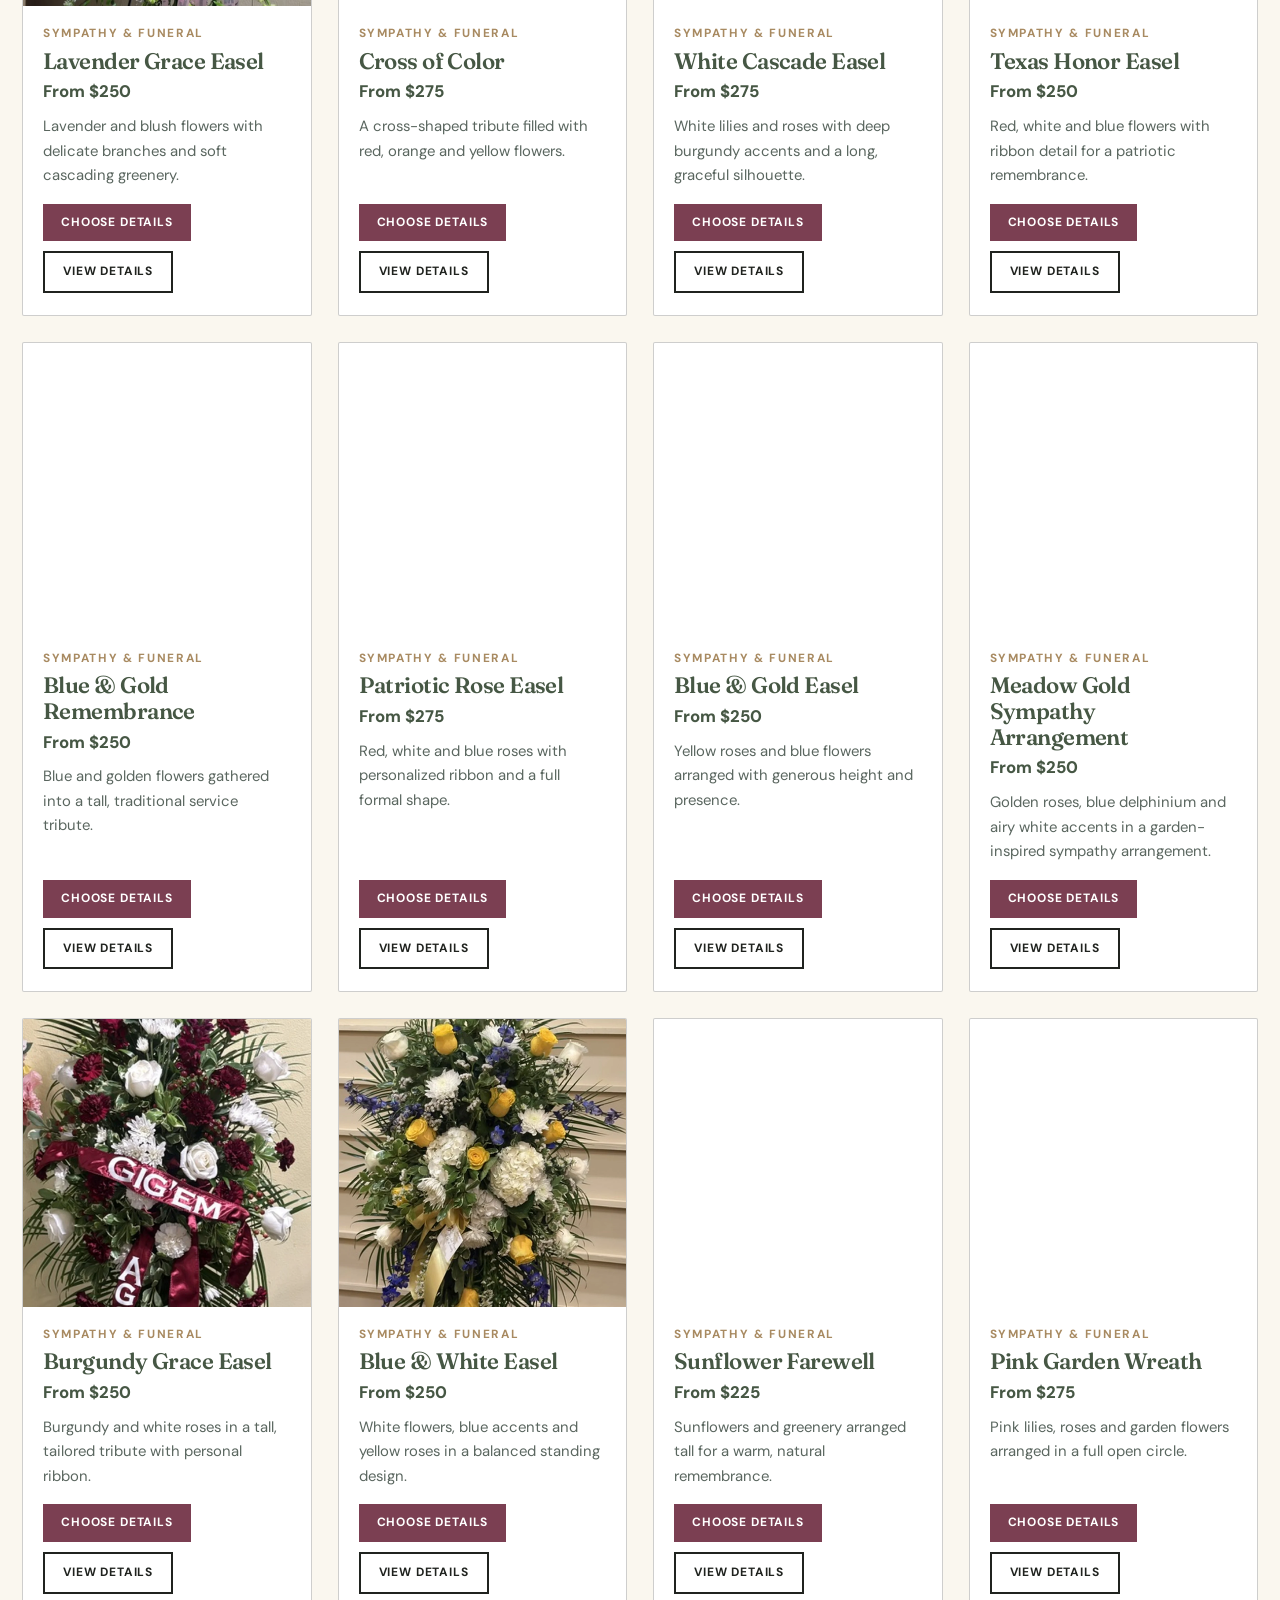
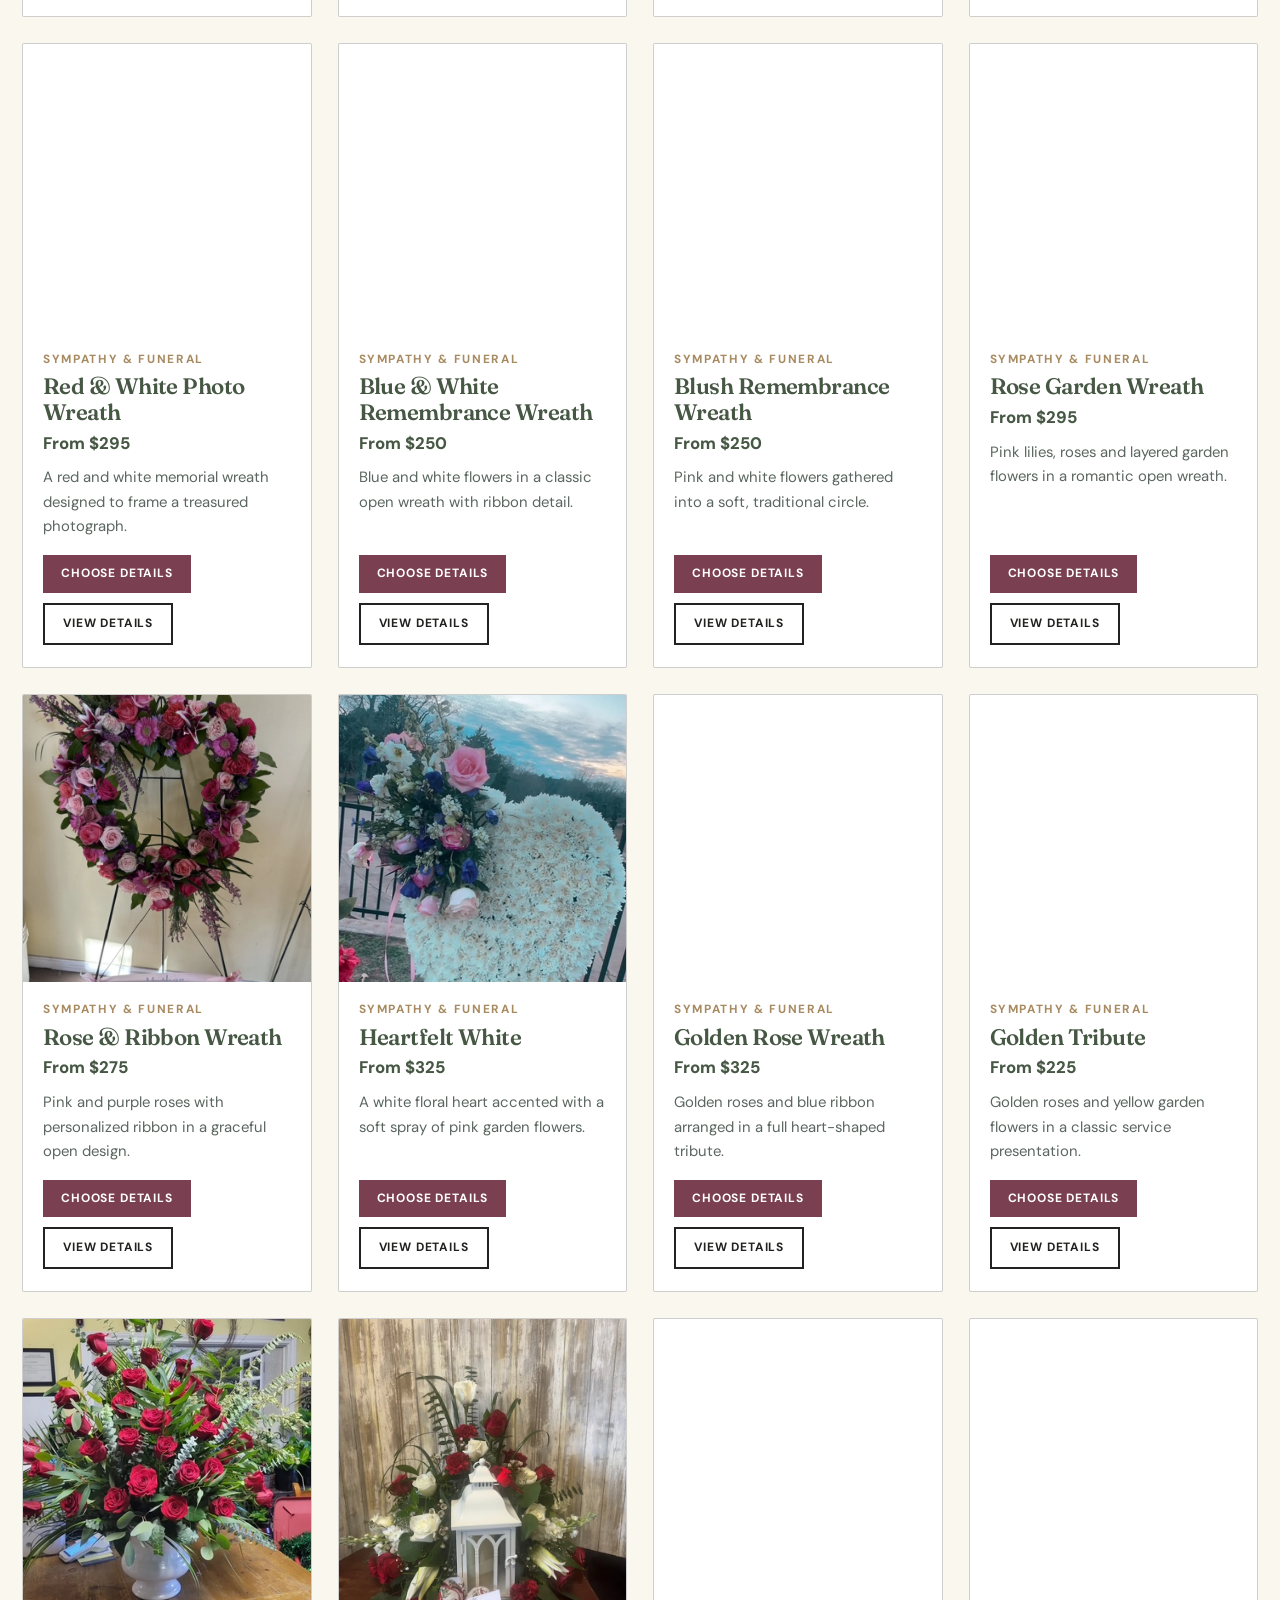
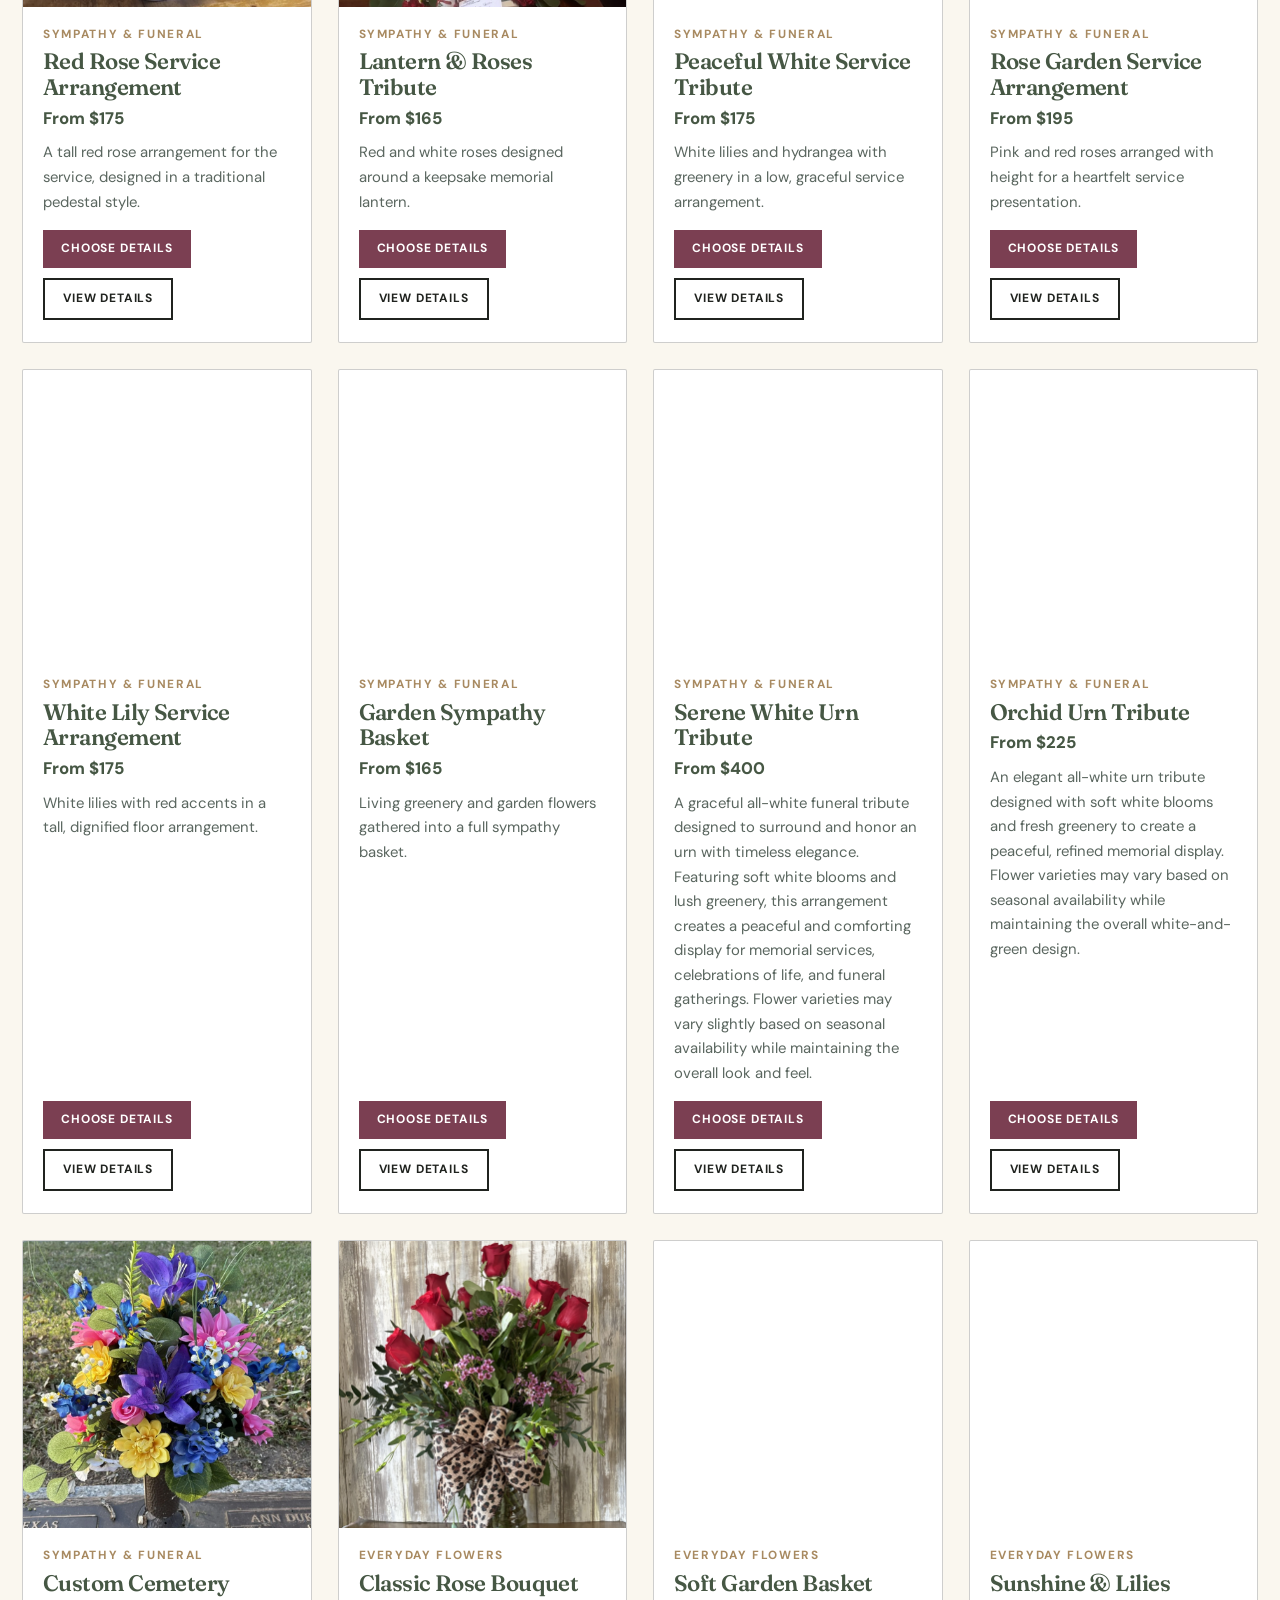
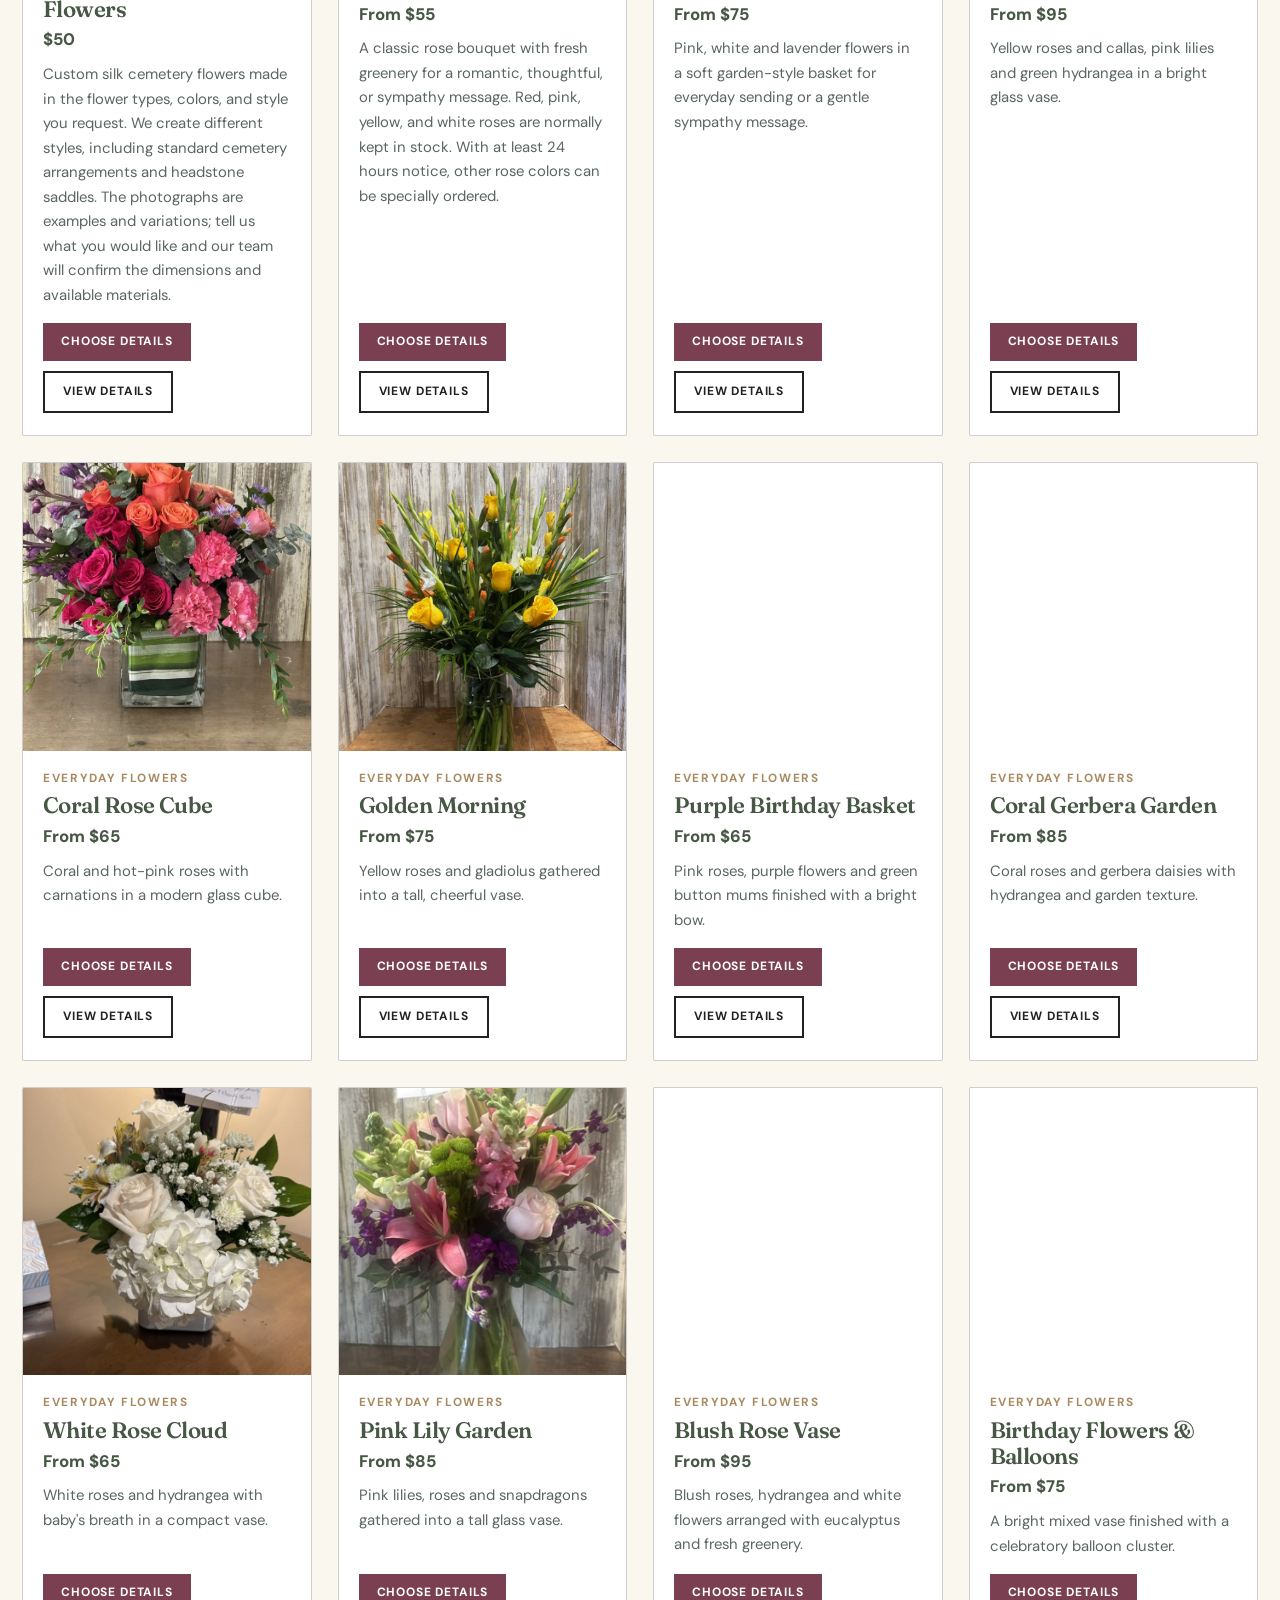
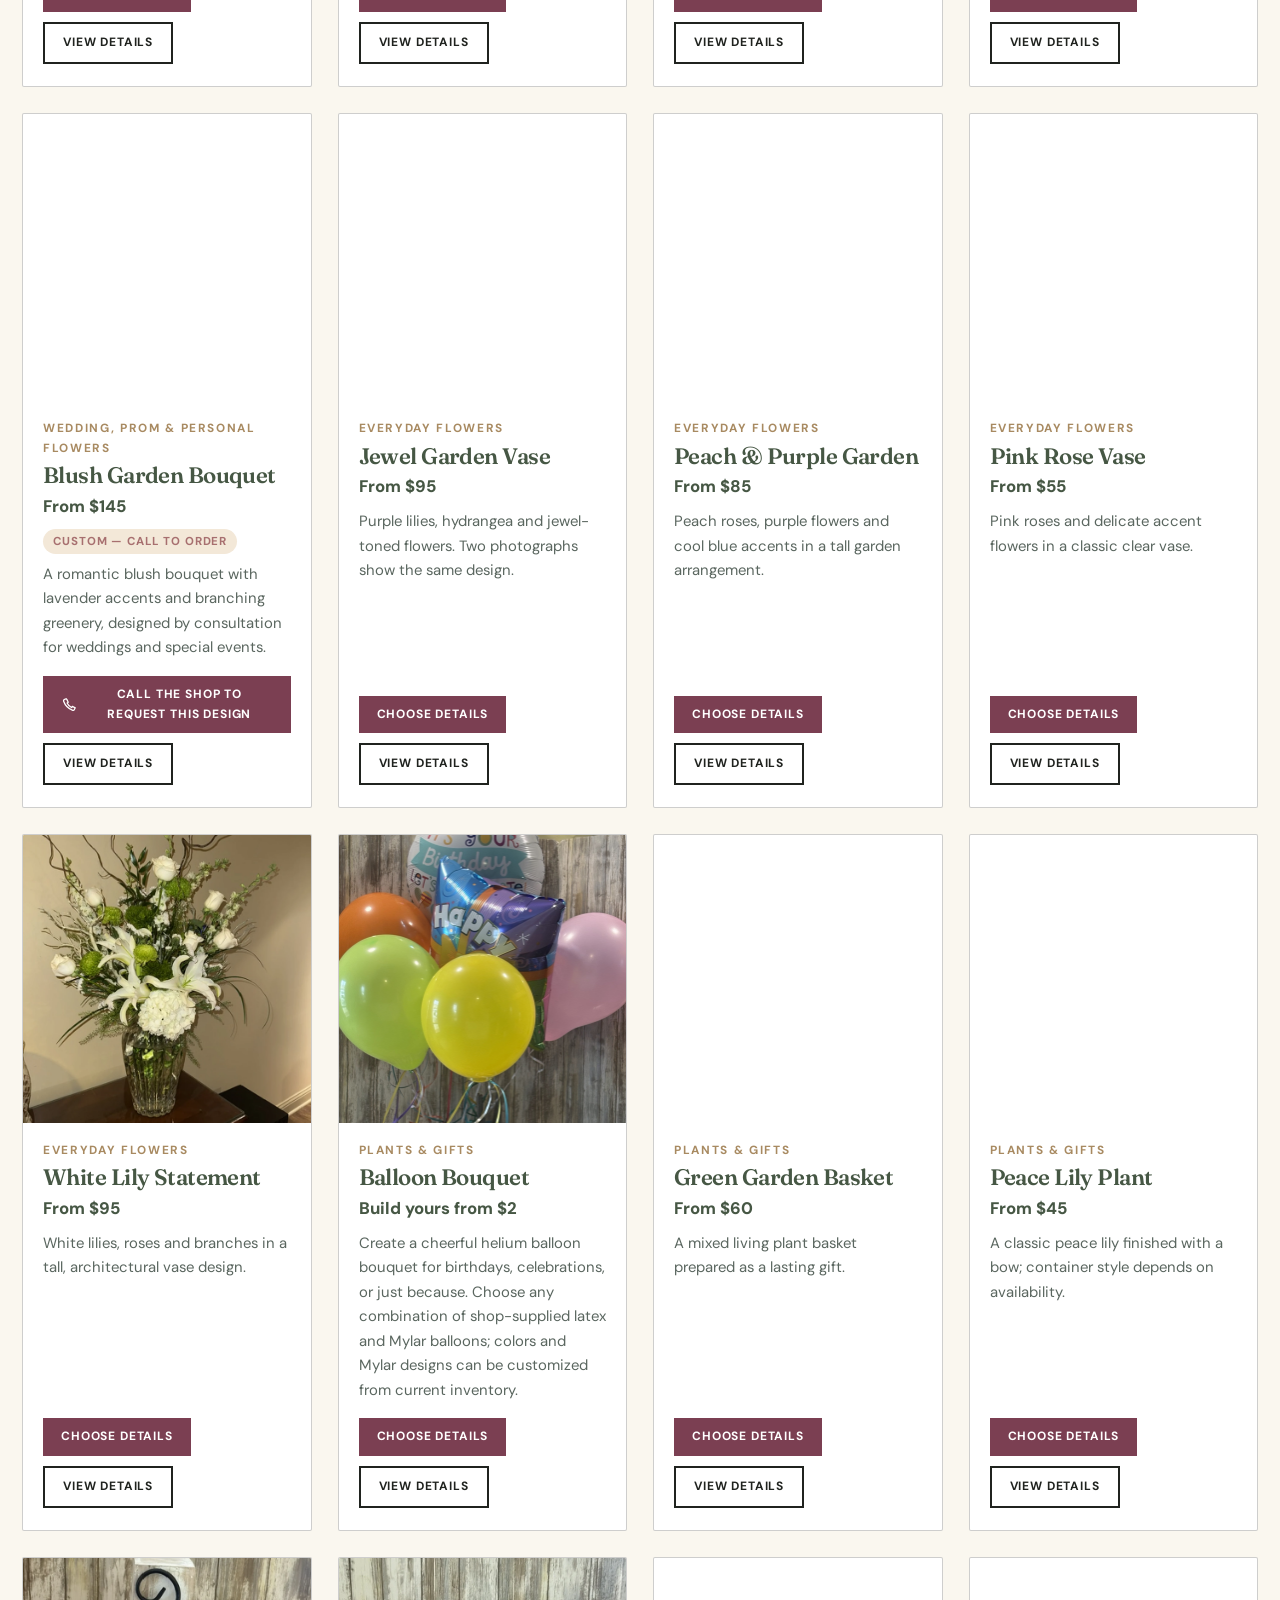
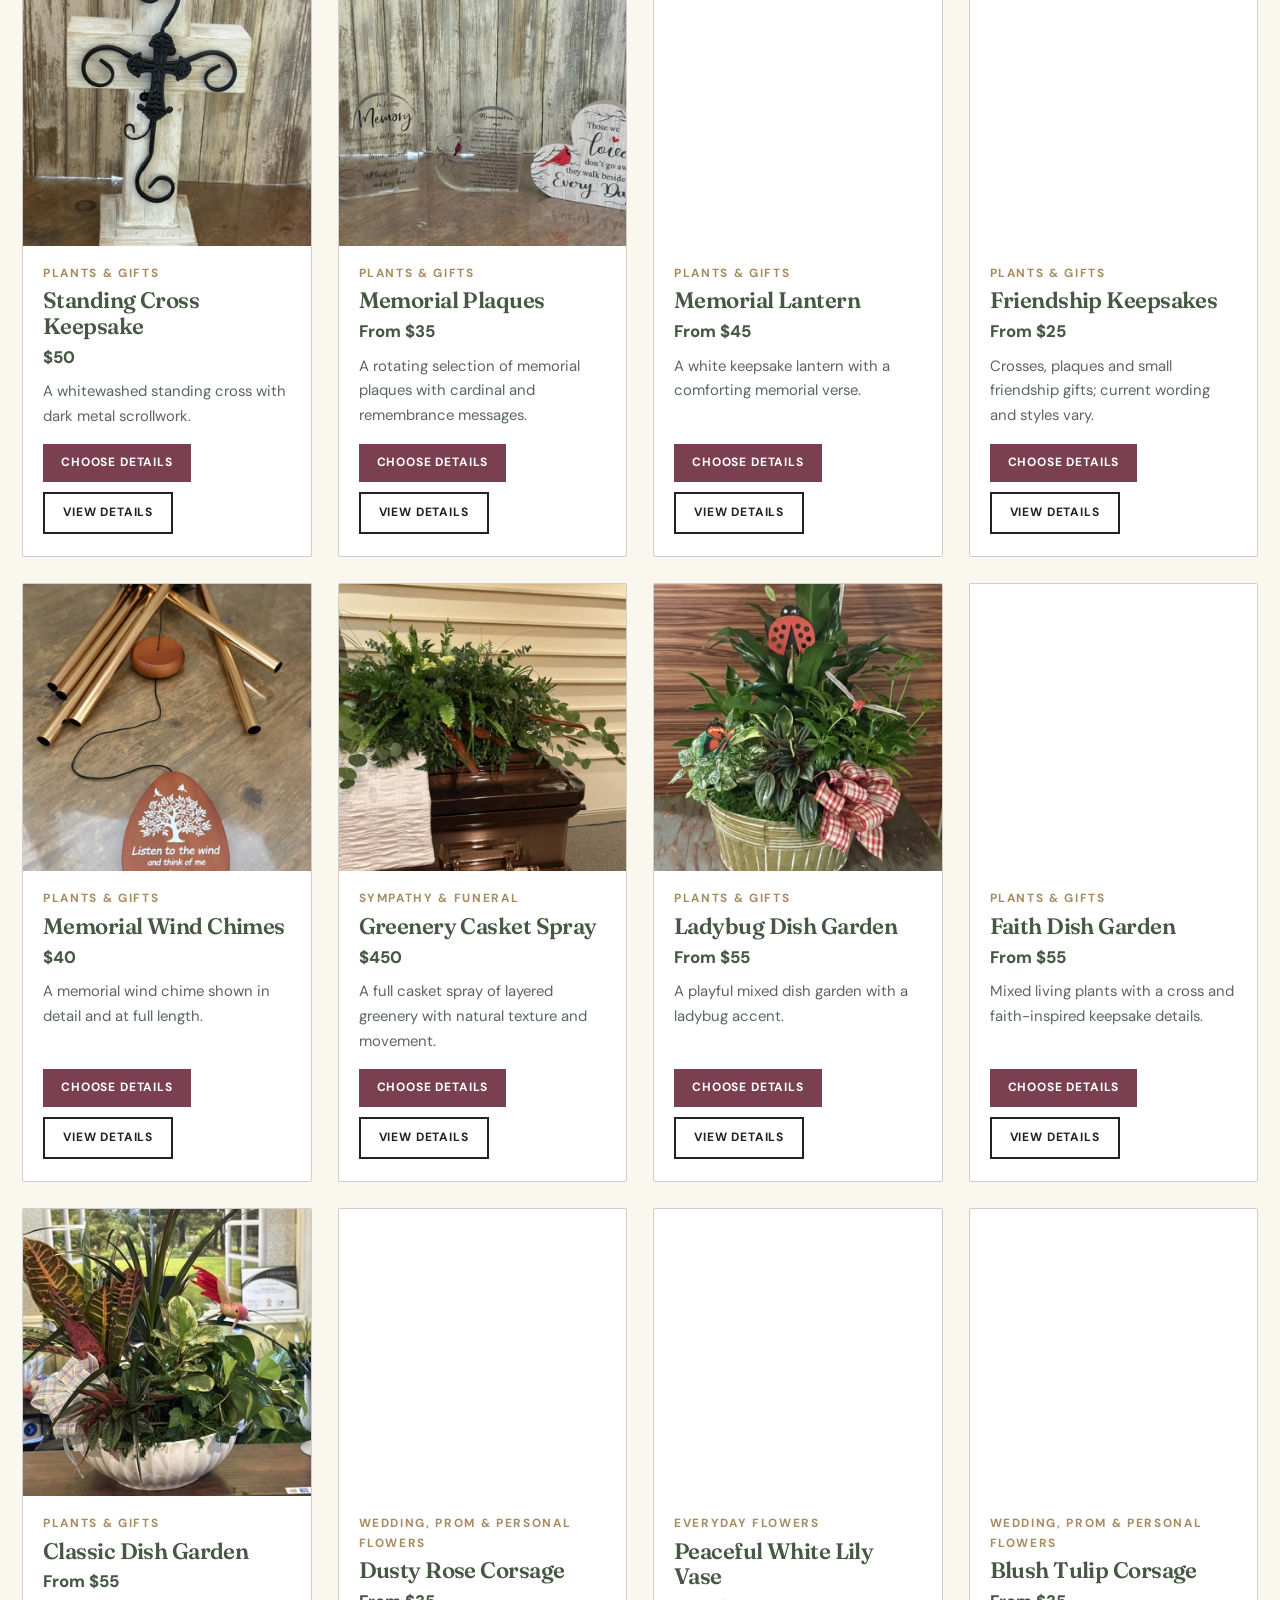
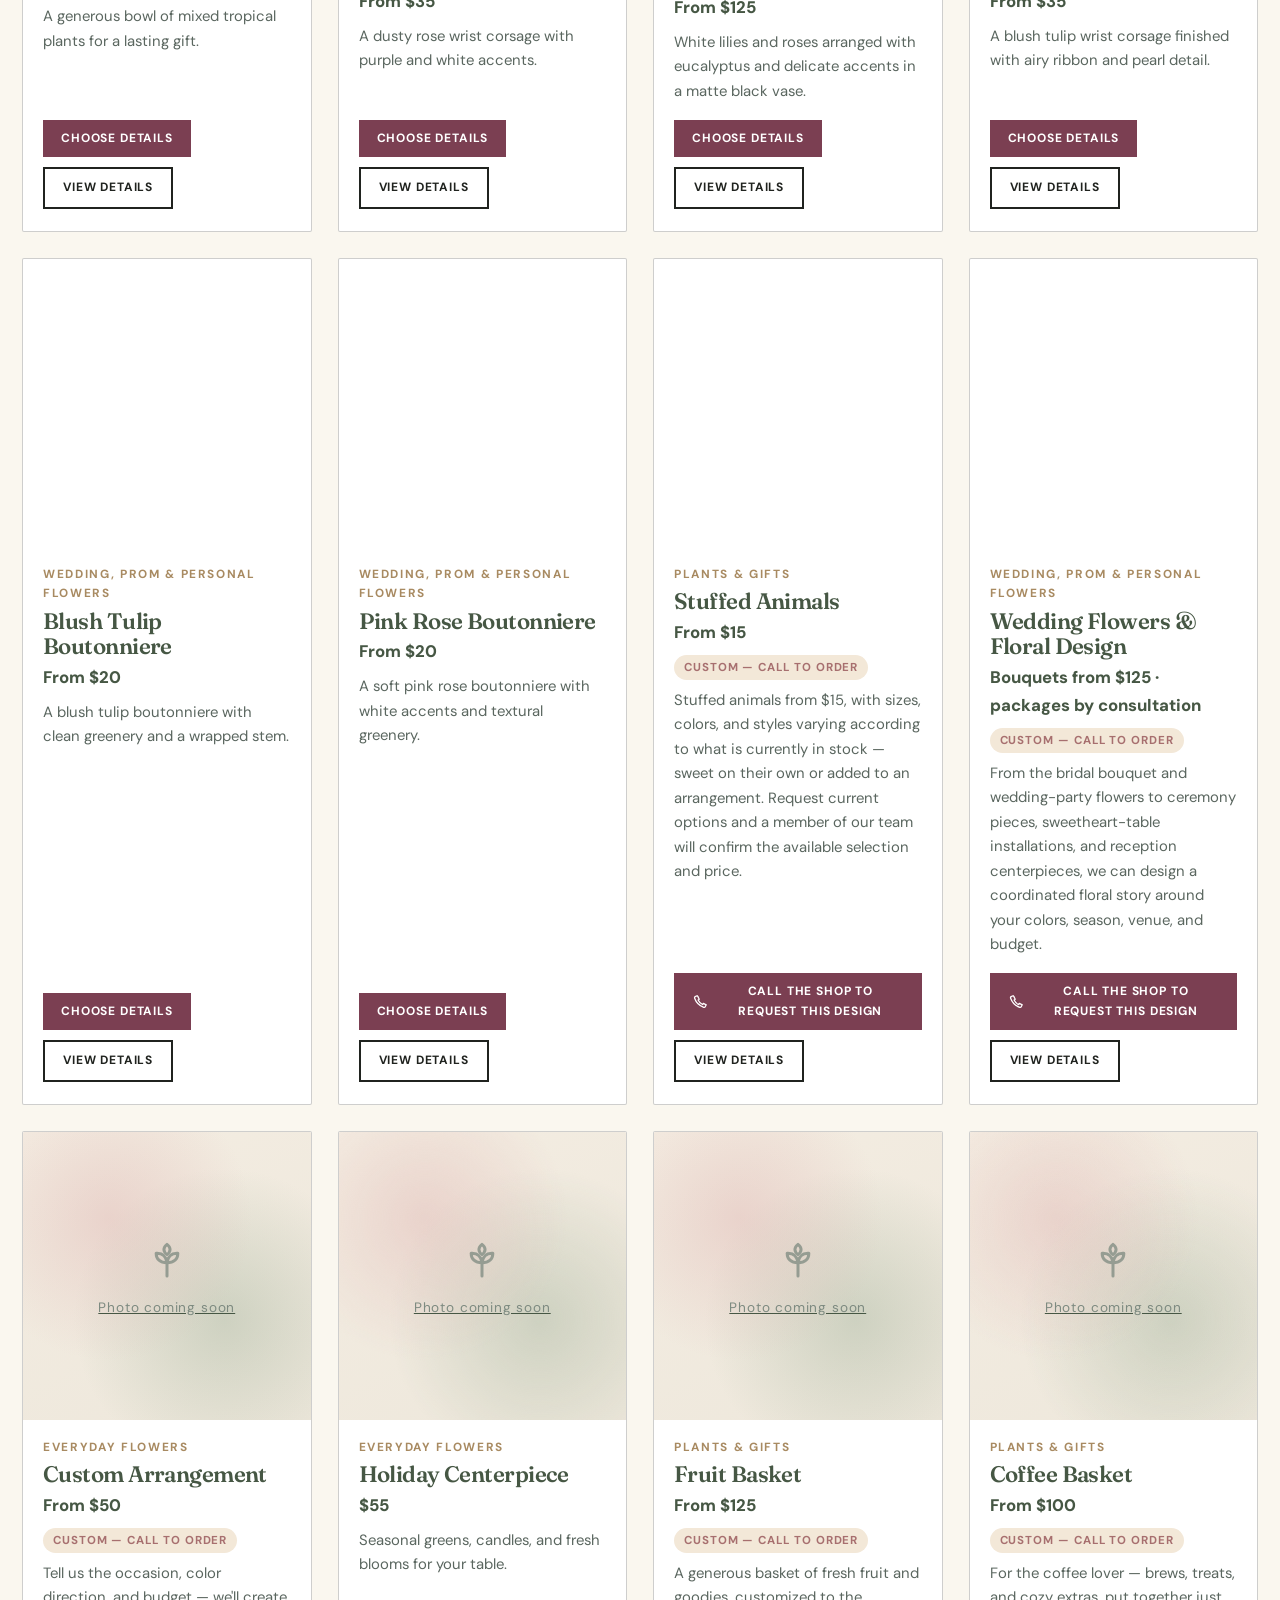
<file: shop.html>
<!DOCTYPE html>
<html lang="en">
<head>
  <meta charset="UTF-8">
  <meta name="viewport" content="width=device-width, initial-scale=1.0">
  <title>Shop Flowers — Flowers Etc.</title>
  <meta name="description" content="Browse fresh arrangements from Flowers Etc. — everyday bouquets, sympathy flowers, wedding designs, and seasonal favorites.">
  <link rel="canonical" href="https://itstaylorj.github.io/flowers-etc/shop.html">
  <meta property="og:title" content="Shop Flowers & Gifts — Flowers Etc. in Canton, Texas">
  <meta property="og:description" content="Browse hand-designed flowers, sympathy arrangements, wedding work, plants, gifts, and seasonal favorites from Flowers Etc.">
  <meta property="og:type" content="website">
  <meta property="og:site_name" content="Flowers Etc.">
  <meta property="og:locale" content="en_US">
  <meta property="og:url" content="https://itstaylorj.github.io/flowers-etc/shop.html">
  <meta property="og:image" content="https://itstaylorj.github.io/flowers-etc/images/pink-rose-vase-2026.webp">
  <meta property="og:image:alt" content="Pink rose arrangement designed by Flowers Etc. in Canton, Texas">
  <meta name="twitter:card" content="summary_large_image">
  <link rel="icon" type="image/svg+xml" href="images/favicon.svg">
  <link rel="preconnect" href="https://fonts.googleapis.com">
  <link rel="preconnect" href="https://fonts.gstatic.com" crossorigin>
  <link href="https://fonts.googleapis.com/css2?family=DM+Sans:wght@400;500;600;700&amp;family=Fraunces:opsz,wght@9..144,500;9..144,600&amp;display=swap" rel="stylesheet">
  <link rel="stylesheet" href="css/style.css?v=23">
</head>
<body data-page="shop">
  <a class="skip-link" href="#main">Skip to content</a>
  <div id="site-header"></div>

  <main id="main">

  <section class="page-hero">
    <div class="script-accent">Hand-designed with love</div>
    <h1>Shop Our Flowers</h1>
    <p>Every arrangement is designed by hand in our shop. See something you love?
    Order online or give us a call — we're happy to customize anything you see.</p>
  </section>

  <section class="block">
    <div class="container">
      <h2 class="sr-only" id="shop-products-title">Browse flowers and gifts</h2>
      <aside class="sympathy-guide" id="sympathy-guide" aria-labelledby="sympathy-guide-title" hidden>
        <div>
          <p class="service-kicker">A little guidance when it matters most</p>
          <h3 id="sympathy-guide-title">Not sure which sympathy flowers are appropriate?</h3>
          <p>Our sympathy guide explains which pieces are typically sent to the family, displayed at the service, or placed at the cemetery.</p>
        </div>
        <div class="sympathy-guide-actions">
          <a class="btn btn-primary" href="services.html#sympathy">Read the Sympathy Guide</a>
          <a class="btn btn-outline" data-shop-tel href="#"></a>
        </div>
      </aside>
      <div id="shop-search-summary" class="shop-search-summary" aria-live="polite" hidden></div>
      <div class="filter-bar" id="filter-bar"></div>
      <div class="product-grid" id="product-grid" aria-labelledby="shop-products-title"></div>
    </div>
  </section>

  <section class="cta-band">
    <h2>Don't See Quite What You Want?</h2>
    <p>Tell us the occasion, your favorite colors, and your budget — custom orders are our specialty.</p>
    <a class="btn btn-outline" data-shop-tel href="#"></a>
  </section>

  </main>

  <div id="site-footer"></div>

  <script src="js/data.js?v=23"></script>
  <script src="js/main.js?v=23"></script>
  <script src="js/cart.js?v=23"></script>
  <script>
    renderShop(document.getElementById("product-grid"), document.getElementById("filter-bar"));
  </script>
</body>
</html>
</file>
<file: css/style.css>
/* ============================================================
   FLOWERS ETC — STYLES
   Palette and fonts live in :root below — change once, applies
   everywhere. Elegant, warm, small-town trustworthy.
   ============================================================ */

:root {
  /* Approved Heritage Garden direction. */
  --cream:      #FAF7EF;
  --ivory:      #FFFFFF;
  --ink:        #20231F;
  --forest:     #465744;
  --forest-dk:  #303D32;
  --sage:       #63705E;
  --blush:      #7B3F52;
  --blush-soft: #F3E8D8;
  --gold:       #A88A61;
  --line:       rgba(32, 35, 31, 0.22);

  --font-head: "Fraunces", Georgia, "Times New Roman", serif;
  --font-body: "DM Sans", "Segoe UI", Tahoma, sans-serif;
  --font-script: "Fraunces", Georgia, serif;

  --radius: 2px;
  --shadow: 0 8px 26px rgba(46, 55, 44, 0.10);
  --shadow-lift: 0 16px 38px rgba(46, 55, 44, 0.16);
  --maxw: 1400px;
}

/* ============================================================
   HERITAGE GARDEN — APPROVED PRODUCTION DIRECTION
   ============================================================ */
.skip-link{position:fixed;left:16px;top:-60px;z-index:300;padding:12px 16px;background:var(--cream);color:var(--ink)}
.skip-link:focus{top:16px}
a:focus-visible,button:focus-visible,input:focus-visible,select:focus-visible,textarea:focus-visible,summary:focus-visible{outline:3px solid #b96f83;outline-offset:4px}
.topbar{min-height:39px;display:flex;align-items:center;justify-content:space-between;padding:7px max(22px,calc((100vw - var(--maxw))/2));background:var(--forest);font-size:10px;font-weight:700;letter-spacing:.13em;text-transform:uppercase}
header.site{position:relative;background:var(--cream)}
.nav-wrap{min-height:110px;padding-top:10px;padding-bottom:10px}
.brand{width:215px;padding:8px 12px;background:white;align-items:center}
.brand img{width:100%;height:auto}
nav.main-nav{gap:clamp(18px,2vw,34px)}
nav.main-nav a{font-size:12px;font-weight:600;border-bottom-width:1px}
nav.main-nav a:hover,nav.main-nav a.active{color:var(--blush);border-bottom-color:var(--blush)}
.cart-btn{border-radius:50%;border-color:var(--blush);color:var(--blush)}
.cart-btn #cart-count{background:var(--blush)}
.announce{background:var(--blush)}
h1,h2,h3,h4{color:var(--ink);letter-spacing:-.025em}
.btn{border-radius:0;text-transform:uppercase;letter-spacing:.07em;font-size:.75rem}
.btn-primary{background:var(--blush);border-color:var(--blush)}
.btn-primary:hover{background:#633241;border-color:#633241}
.btn-outline{color:var(--ink);border-color:var(--ink)}
.page-hero{background:var(--blush-soft)}
.page-hero h1{color:var(--ink)}
.script-accent,.flourish{color:var(--blush);font-family:var(--font-head);font-style:italic}
.info-card,.form-card,.product-card,.service-card{border-radius:2px;box-shadow:none;border:1px solid var(--line)}
footer.site{background:#303d32}

.hg-shell{width:min(1400px,calc(100% - 64px));margin:auto}.hg-eyebrow{margin:0;color:var(--blush);font-size:12px;font-weight:700;letter-spacing:.17em;text-transform:uppercase}.hg-light{color:#e2c7cf}.hg-hero{min-height:790px;display:grid;grid-template-columns:1.02fr .98fr;border-bottom:1px solid var(--line)}.hg-hero-copy{position:relative;padding:105px 6vw 100px max(32px,calc((100vw - 1400px)/2))}.hg-hero h1{max-width:780px;margin:27px 0 32px;font:600 clamp(72px,8.4vw,136px)/.8 var(--font-head);letter-spacing:-.065em;text-wrap:balance}.hg-hero h1 em{display:block;color:var(--blush);font-weight:500}.hg-lead{max-width:590px;margin:0;color:#555950;font-size:18px}.hg-actions{display:flex;align-items:center;gap:30px;margin-top:40px}.hg-button{display:inline-flex;align-items:center;gap:25px;padding:16px 20px;background:var(--blush);color:white;font-size:11px;font-weight:700;letter-spacing:.09em;text-transform:uppercase;transition:.3s cubic-bezier(.32,.72,0,1)}.hg-button span{font-size:18px}.hg-button:hover{transform:translateY(-3px);background:#633241}.hg-button:active{transform:translateY(0) scale(.98)}.hg-text-link{display:inline-block;padding:15px 0;border-bottom:1px solid var(--ink);color:var(--ink);font-size:11px;font-weight:700;letter-spacing:.09em;text-transform:uppercase}.hg-personal-note{position:absolute;right:38px;bottom:27px;margin:0;color:var(--forest);font:500 italic 24px/1.2 var(--font-head);transform:rotate(-3deg)}.hg-hero-art{position:relative;min-height:790px;overflow:hidden}.hg-moss-field{position:absolute;inset:45px 0 45px 18%;background:var(--forest)}.hg-hero-art img{position:absolute;top:66px;right:0;width:88%;height:680px;object-fit:cover;object-position:center 48%;filter:saturate(.8) contrast(1.03)}.hg-hero-art blockquote{position:absolute;left:0;bottom:65px;width:295px;margin:0;padding:27px 29px;background:var(--blush-soft);border-top:3px solid var(--blush);box-shadow:15px 18px 0 rgba(70,87,68,.25);transform:rotate(-2deg);font:500 italic 25px/1.18 var(--font-head)}
.hg-trust{border-bottom:1px solid var(--line)}.hg-trust .hg-shell{min-height:78px;display:flex;align-items:center;justify-content:space-between;color:var(--forest);font-size:10px;font-weight:700;letter-spacing:.14em;text-transform:uppercase}.hg-moments{padding:140px 0 160px}.hg-section-intro{display:grid;grid-template-columns:.7fr 1.3fr .75fr;gap:55px;align-items:start;margin-bottom:75px}.hg-section-intro h2{margin:0;font:600 clamp(48px,5.4vw,82px)/.9 var(--font-head);letter-spacing:-.05em}.hg-section-intro>p:last-child{margin:7px 0 0;color:#5c6058}.hg-moment-layout{display:grid;grid-template-columns:.92fr 1.08fr;gap:80px;align-items:center}.hg-moment-photo{position:relative;margin:0}.hg-moment-photo img{width:100%;height:650px;object-fit:cover;filter:saturate(.82)}.hg-moment-photo figcaption{position:absolute;right:-20px;top:48px;padding:12px 18px;background:var(--blush);color:white;font-size:9px;font-weight:700;letter-spacing:.12em;text-transform:uppercase;transform:rotate(90deg);transform-origin:right top}.hg-occasion-list{border-top:1px solid var(--line)}.hg-occasion-list a{display:grid;grid-template-columns:48px 1fr 28px;gap:20px;align-items:center;padding:28px 0;border-bottom:1px solid var(--line);color:var(--ink);text-decoration:none;transition:.3s cubic-bezier(.32,.72,0,1)}.hg-occasion-list a:hover{padding-left:12px;color:var(--blush)}.hg-occasion-list small{color:var(--blush);font-weight:700}.hg-occasion-list strong{font:500 clamp(28px,3.1vw,43px)/1 var(--font-head)}.hg-occasion-list span{justify-self:end;font-size:20px}
.hg-work{padding:125px 0 150px;background:var(--blush-soft)}.hg-work-heading{display:grid;grid-template-columns:1.2fr .8fr;gap:80px;align-items:end;margin-bottom:58px}.hg-work-heading h2{margin:15px 0 0;font:600 clamp(52px,6vw,88px)/.9 var(--font-head);letter-spacing:-.05em}.hg-work-heading>p{max-width:520px;margin:0;color:#62645e}.hg-work-grid{display:grid;grid-template-columns:1.15fr .85fr;grid-template-rows:350px 350px;gap:18px}.hg-work-card{position:relative;overflow:hidden}.hg-work-card-large{grid-row:1/3}.hg-work-card img{width:100%;height:100%;object-fit:cover;filter:saturate(.83);transition:transform .8s cubic-bezier(.32,.72,0,1)}.hg-work-card:hover img{transform:scale(1.035)}.hg-work-card>div{position:absolute;left:0;right:0;bottom:0;padding:26px 28px;background:linear-gradient(transparent,rgba(20,27,21,.88));color:white}.hg-work-card small{font-size:9px;font-weight:700;letter-spacing:.13em;text-transform:uppercase}.hg-work-card h3{max-width:500px;margin:6px 0 12px;color:white;font:600 clamp(27px,3vw,42px)/.98 var(--font-head)}.hg-work-card a{color:white;font-size:10px;font-weight:700;letter-spacing:.07em;text-transform:uppercase}
.hg-guidance{padding:140px 0 155px;background:var(--forest);color:var(--cream)}.hg-guidance-grid{display:grid;grid-template-columns:1.1fr .9fr;gap:120px;align-items:center}.hg-guidance h2{max-width:790px;margin:20px 0 30px;color:var(--cream);font:600 clamp(54px,6.2vw,94px)/.88 var(--font-head);letter-spacing:-.055em}.hg-guidance-grid>div>p:not(.hg-eyebrow){max-width:700px;color:#d7ddd4;font-size:18px}.hg-button-light{margin-top:22px;background:var(--cream);color:var(--forest)}.hg-button-light:hover{background:var(--blush-soft);color:var(--ink)}.hg-guidance aside{padding:50px 46px;background:var(--blush-soft);color:var(--ink);box-shadow:22px 27px 0 rgba(24,39,27,.32);transform:rotate(1.4deg)}.hg-guidance aside small{color:var(--blush);font-size:10px;font-weight:700;letter-spacing:.14em;text-transform:uppercase}.hg-guidance aside h3{margin:19px 0 22px;font:600 36px/1.05 var(--font-head)}.hg-guidance aside a{display:inline-block;margin-top:8px;border-bottom:1px solid var(--blush);color:var(--blush);font-size:11px;font-weight:700;text-transform:uppercase}
.hg-story{padding:140px 0 165px}.hg-story-grid{display:grid;grid-template-columns:.65fr 1.35fr;gap:100px}.hg-story-number{color:var(--blush);font:600 145px/.72 var(--font-head);opacity:.18}.hg-story h2{max-width:980px;margin:20px 0 30px;font:600 clamp(54px,6vw,92px)/.9 var(--font-head);letter-spacing:-.05em}.hg-story p:not(.hg-eyebrow){max-width:740px;color:#5a5d56;font-size:18px}.hg-visit{padding:90px 0 115px;background:var(--blush-soft)}.hg-visit .hg-shell{display:grid;grid-template-columns:1.1fr .9fr auto;gap:70px;align-items:center}.hg-visit h2{margin:14px 0 0;font:600 clamp(42px,5vw,72px)/.9 var(--font-head)}.hg-visit p{margin:0 0 8px;color:#565a53}
@media(max-width:1050px){.topbar span:first-child{display:none}.nav-wrap{min-height:94px}.brand{width:185px}.hg-shell{width:min(100% - 30px,760px)}.hg-hero{grid-template-columns:1fr}.hg-hero-copy{padding:80px 25px 95px;border-bottom:1px solid var(--line)}.hg-hero-art{min-height:690px}.hg-personal-note{display:none}.hg-section-intro,.hg-moment-layout,.hg-work-heading,.hg-guidance-grid,.hg-story-grid,.hg-visit .hg-shell{grid-template-columns:1fr}.hg-section-intro,.hg-moment-layout,.hg-guidance-grid,.hg-story-grid{gap:50px}.hg-work-grid{grid-template-columns:1fr;grid-template-rows:520px 350px 350px}.hg-work-card-large{grid-row:auto}.hg-guidance aside{max-width:600px}.hg-story-number{font-size:90px}}
@media(max-width:700px){.topbar{justify-content:center;text-align:center}.topbar span:last-child{display:none}.nav-wrap{padding:10px 16px}.brand{width:165px}.hg-hero-copy{padding:70px 24px 55px}.hg-hero h1{font-size:clamp(58px,18vw,84px)}.hg-actions{align-items:flex-start;flex-direction:column}.hg-hero-art{min-height:560px}.hg-moss-field{inset:25px 0 25px 12%}.hg-hero-art img{top:40px;width:92%;height:500px}.hg-hero-art blockquote{left:12px;bottom:36px;width:250px;padding:22px;font-size:21px}.hg-trust .hg-shell{justify-content:center;text-align:center}.hg-trust span:not(:first-child){display:none}.hg-moments,.hg-work,.hg-guidance,.hg-story{padding-top:90px;padding-bottom:110px}.hg-moment-photo img{height:500px}.hg-moment-photo figcaption{right:0;top:auto;bottom:0;transform:none}.hg-work-grid{grid-template-rows:440px 330px 330px}.hg-work-card>div{padding:20px}.hg-guidance aside{padding:38px 28px}.hg-visit{padding-bottom:100px}}
@media(prefers-reduced-motion:reduce){html{scroll-behavior:auto}*,*::before,*::after{animation-duration:.01ms!important;transition-duration:.01ms!important}}

* { margin: 0; padding: 0; box-sizing: border-box; }

.sr-only {
  position: absolute;
  width: 1px; height: 1px;
  padding: 0; margin: -1px;
  overflow: hidden;
  clip: rect(0 0 0 0);
  white-space: nowrap;
  border: 0;
}

html { scroll-behavior: smooth; }

body {
  font-family: var(--font-body);
  color: var(--ink);
  background: var(--cream);
  line-height: 1.65;
  font-size: 16.5px;
}

img { max-width: 100%; display: block; }

h1, h2, h3, h4 {
  font-family: var(--font-head);
  font-weight: 600;
  color: var(--forest);
  line-height: 1.15;
}

a { color: var(--forest); }

.container {
  max-width: var(--maxw);
  margin: 0 auto;
  padding: 0 22px;
}

/* ————— Header ————— */
.announce {
  background: linear-gradient(90deg, var(--blush), #EFA9C0);
  color: #fff;
  text-align: center;
  font-weight: 700;
  font-size: 0.92rem;
  padding: 9px 16px;
  letter-spacing: 0.02em;
}

.topbar {
  background: var(--forest);
  color: #F6F3EC;
  font-size: 0.88rem;
  text-align: center;
  padding: 7px 14px;
  letter-spacing: 0.03em;
}
.topbar a { color: #F6F3EC; font-weight: 700; text-decoration: none; }
.topbar a:hover { text-decoration: underline; }

header.site {
  background: var(--ivory);
  border-bottom: 1px solid var(--line);
  position: sticky;
  top: 0;
  z-index: 50;
}
.nav-wrap {
  max-width: var(--maxw);
  margin: 0 auto;
  padding: 14px 22px;
  display: flex;
  align-items: center;
  justify-content: space-between;
  gap: 18px;
}
.brand {
  text-decoration: none;
  display: flex;
  align-items: baseline;
  gap: 10px;
}
.brand .brand-name {
  font-family: var(--font-head);
  font-size: 1.9rem;
  font-weight: 700;
  color: var(--forest);
  letter-spacing: 0.01em;
}
.brand .brand-flower { color: var(--blush); font-size: 1.4rem; }

nav.main-nav { display: flex; gap: 26px; align-items: center; }
nav.main-nav a {
  text-decoration: none;
  color: var(--ink);
  font-weight: 600;
  font-size: 0.98rem;
  letter-spacing: 0.02em;
  padding: 4px 0;
  border-bottom: 2px solid transparent;
}
nav.main-nav a:hover { color: var(--forest); border-bottom-color: var(--sage); }
nav.main-nav a.active { color: var(--forest); border-bottom-color: var(--gold); }

.cart-btn {
  position: relative;
  text-decoration: none;
  font-size: 1.25rem;
  padding: 6px 10px;
  border: 1px solid var(--line);
  border-radius: 999px;
  line-height: 1;
}
.cart-btn #cart-count {
  position: absolute;
  top: -6px; right: -6px;
  background: var(--blush);
  color: #fff;
  font-size: 0.7rem;
  font-weight: 800;
  min-width: 18px;
  height: 18px;
  border-radius: 999px;
  display: none;
  align-items: center;
  justify-content: center;
  padding: 0 4px;
  font-family: var(--font-body);
}
.cart-btn.has-items #cart-count { display: inline-flex; }

.cart-toast {
  position: fixed;
  left: 50%;
  bottom: 26px;
  transform: translateX(-50%) translateY(20px);
  background: var(--forest);
  color: #fff;
  padding: 13px 22px;
  border-radius: 999px;
  font-size: 0.93rem;
  box-shadow: var(--shadow-lift);
  opacity: 0;
  transition: opacity 0.3s, transform 0.3s;
  z-index: 200;
  white-space: nowrap;
  max-width: 92vw;
  overflow: hidden;
  text-overflow: ellipsis;
}
.cart-toast.show { opacity: 1; transform: translateX(-50%) translateY(0); }
.cart-toast a { color: #FFD9E4; font-weight: 800; text-decoration: none; }

.nav-toggle {
  display: none;
  background: none;
  border: 1px solid var(--line);
  border-radius: 8px;
  font-size: 1.4rem;
  color: var(--forest);
  padding: 4px 12px;
  cursor: pointer;
}

/* ————— Buttons ————— */
.btn {
  display: inline-block;
  font-family: var(--font-body);
  font-weight: 700;
  font-size: 0.98rem;
  letter-spacing: 0.03em;
  padding: 12px 26px;
  border-radius: 999px;
  border: none;
  cursor: pointer;
  text-decoration: none;
  text-align: center;
  transition: background 0.18s, transform 0.12s, box-shadow 0.18s;
}
.btn-primary { background: var(--forest); color: #fff; }
.btn-primary:hover { background: var(--forest-dk); transform: translateY(-1px); box-shadow: var(--shadow-lift); }
.btn-outline {
  background: transparent;
  color: var(--forest);
  border: 2px solid var(--forest);
}
.btn-outline:hover { background: var(--forest); color: #fff; }
.btn-blush { background: var(--blush); color: #fff; }
.btn-blush:hover { background: #C68F8F; }
.btn-sm { padding: 9px 18px; font-size: 0.9rem; }

/* ————— Hero ————— */
.hero {
  background:
    radial-gradient(ellipse at 12% 15%, rgba(228,138,168,0.20), transparent 50%),
    radial-gradient(ellipse at 88% 85%, rgba(127,179,172,0.22), transparent 50%),
    radial-gradient(ellipse at 85% 10%, rgba(244,200,115,0.14), transparent 45%),
    linear-gradient(160deg, #FCF2EE 0%, var(--cream) 55%, #F7EDEA 100%);
  text-align: center;
  padding: 64px 22px 84px;
  border-bottom: 1px solid var(--line);
}
.hero .flourish { color: var(--gold); font-size: 1.3rem; letter-spacing: 0.5em; margin-bottom: 14px; }
.hero h1 {
  font-size: clamp(2.6rem, 6vw, 4.2rem);
  margin-bottom: 16px;
}
.hero .logo-svg {
  width: min(560px, 92%);
  height: auto;
  margin: 0 auto 8px;
  display: block;
}
.script-accent {
  font-family: var(--font-script);
  color: var(--blush);
  font-size: clamp(1.5rem, 3.5vw, 2rem);
  line-height: 1.2;
  margin-bottom: 6px;
}
.hero p.lead {
  font-size: 1.22rem;
  max-width: 620px;
  margin: 0 auto 32px;
  color: #5A665F;
}
.hero .hero-actions { display: flex; gap: 14px; justify-content: center; flex-wrap: wrap; }

/* ————— Trust strip ————— */
.trust-strip {
  background: var(--ivory);
  border-bottom: 1px solid var(--line);
  padding: 26px 22px;
}
.trust-strip .container {
  display: grid;
  grid-template-columns: repeat(4, 1fr);
  gap: 20px;
  text-align: center;
}
@media (max-width: 900px) {
  .trust-strip .container { grid-template-columns: repeat(2, 1fr); }
}
@media (max-width: 480px) {
  .trust-strip .container { grid-template-columns: 1fr; }
}
.trust-item .t-icon { font-size: 1.6rem; margin-bottom: 6px; }
.trust-item h3 { font-size: 1.15rem; margin-bottom: 3px; }
.trust-item p { font-size: 0.92rem; color: #66716B; }

/* ————— Sections ————— */
section.block { padding: 68px 0; }
.section-head { text-align: center; max-width: 640px; margin: 0 auto 44px; }
.section-head .flourish {
  font-family: var(--font-script);
  color: var(--blush);
  font-size: 1.7rem;
  margin-bottom: 6px;
}
.section-head h2 { font-size: clamp(1.9rem, 4vw, 2.7rem); margin-bottom: 12px; }
.section-head p { color: #5A665F; }

/* ————— Category cards ————— */
/* Flex with centered wrapping: however many categories exist, a partial
   last row centers itself instead of hugging the left edge. */
.cat-grid {
  display: flex;
  flex-wrap: wrap;
  justify-content: center;
  gap: 24px;
}
.cat-grid .cat-card {
  flex: 1 1 240px;
  max-width: 320px;
  min-width: 240px;
}
.cat-card {
  background: var(--ivory);
  border: 1px solid var(--line);
  border-radius: var(--radius);
  overflow: hidden;
  text-decoration: none;
  color: var(--ink);
  box-shadow: var(--shadow);
  transition: transform 0.16s, box-shadow 0.16s;
  display: flex;
  flex-direction: column;
}
.cat-card:hover { transform: translateY(-4px); box-shadow: var(--shadow-lift); }
.cat-card .cat-body { padding: 20px 22px 24px; }
.cat-card h3 { font-size: 1.45rem; margin-bottom: 6px; }
.cat-card p { font-size: 0.95rem; color: #5A665F; }
.cat-card .cat-link { margin-top: 12px; font-weight: 700; color: var(--forest); font-size: 0.92rem; }

/* ————— Photo placeholders (until real photos arrive) ————— */
.ph {
  position: relative;
  width: 100%;
  aspect-ratio: 4 / 3;
  display: flex;
  align-items: center;
  justify-content: center;
  flex-direction: column;
  gap: 6px;
  color: #7d8a80;
  font-size: 0.85rem;
  letter-spacing: 0.06em;
  background:
    radial-gradient(circle at 30% 30%, rgba(217,165,165,0.35), transparent 50%),
    radial-gradient(circle at 70% 65%, rgba(143,165,139,0.35), transparent 55%),
    linear-gradient(150deg, #F4EDE2, #EDE7DB);
}
.ph .ph-icon { font-size: 2.2rem; opacity: 0.75; }
.ph.tall { aspect-ratio: 3 / 4; }

/* ————— Product grid ————— */
.filter-bar {
  display: flex;
  gap: 10px;
  flex-wrap: wrap;
  justify-content: center;
  margin-bottom: 40px;
}
.filter-btn {
  background: var(--ivory);
  border: 1px solid var(--line);
  color: var(--ink);
  padding: 9px 20px;
  border-radius: 999px;
  font-family: var(--font-body);
  font-weight: 600;
  font-size: 0.93rem;
  cursor: pointer;
  transition: all 0.15s;
}
.filter-btn:hover { border-color: var(--sage); color: var(--forest); }
.filter-btn.active { background: var(--forest); color: #fff; border-color: var(--forest); }

.sympathy-guide {
  display: grid;
  grid-template-columns: minmax(0, 1fr) auto;
  gap: 36px;
  align-items: center;
  margin: 0 0 36px;
  padding: 28px 30px;
  background: var(--blush-soft);
  border-left: 4px solid var(--blush);
}
.sympathy-guide[hidden] { display: none; }
.sympathy-guide h3 { margin: 7px 0 8px; font-size: 1.65rem; }
.sympathy-guide p:last-child { max-width: 68ch; margin: 0; color: #5A665F; }
.sympathy-guide-actions { display: flex; gap: 10px; flex-wrap: wrap; justify-content: flex-end; }

.product-grid {
  display: grid;
  grid-template-columns: repeat(auto-fill, minmax(255px, 1fr));
  gap: 26px;
}
.product-card {
  background: var(--ivory);
  border: 1px solid var(--line);
  border-radius: var(--radius);
  overflow: hidden;
  box-shadow: var(--shadow);
  display: flex;
  flex-direction: column;
  transition: transform 0.16s, box-shadow 0.16s;
}
.product-card:hover { transform: translateY(-4px); box-shadow: var(--shadow-lift); }
.product-card img.p-photo { width: 100%; aspect-ratio: 1/1; object-fit: cover; }
.product-card .ph { aspect-ratio: 1/1; }
.p-body { padding: 18px 20px 22px; display: flex; flex-direction: column; flex: 1; }
.p-cat {
  font-size: 0.74rem;
  text-transform: uppercase;
  letter-spacing: 0.14em;
  color: var(--gold);
  font-weight: 700;
  margin-bottom: 5px;
}
.p-body h3 { font-size: 1.4rem; margin-bottom: 4px; }
.p-price { font-weight: 800; color: var(--forest); font-size: 1.05rem; margin-bottom: 8px; }
.p-desc { font-size: 0.93rem; color: #5A665F; flex: 1; margin-bottom: 16px; }
.p-actions { display: flex; gap: 10px; flex-wrap: wrap; }
.badge-custom {
  display: inline-block;
  background: var(--blush-soft);
  color: #A76F6F;
  font-size: 0.72rem;
  font-weight: 700;
  letter-spacing: 0.08em;
  text-transform: uppercase;
  padding: 3px 10px;
  border-radius: 999px;
  margin-bottom: 8px;
  align-self: flex-start;
}

/* ————— Alternating feature rows (about/services) ————— */
.feature-row {
  display: grid;
  grid-template-columns: 1fr 1fr;
  gap: 48px;
  align-items: center;
  margin-bottom: 64px;
}
.feature-row:last-child { margin-bottom: 0; }
.feature-row.reverse .f-media { order: 2; }
.f-media { border-radius: var(--radius); overflow: hidden; box-shadow: var(--shadow); }
.f-text h3, .f-text .f-subheading { font-size: 1.9rem; margin-bottom: 12px; }
.f-text p { color: #5A665F; margin-bottom: 12px; }
.f-text ul { margin: 0 0 14px 20px; color: #5A665F; }
.f-text li { margin-bottom: 6px; }

/* ————— Price display (cards + detail) ————— */
.price-now { font-weight: 800; color: var(--forest); }
.price-was {
  text-decoration: line-through;
  color: #A0ABA5;
  font-weight: 600;
  font-size: 0.9em;
  margin-left: 4px;
}
.price-badge {
  display: inline-block;
  background: var(--blush);
  color: #fff;
  font-size: 0.68rem;
  font-weight: 800;
  letter-spacing: 0.06em;
  text-transform: uppercase;
  padding: 3px 9px;
  border-radius: 999px;
  margin-left: 6px;
  vertical-align: middle;
}

/* ————— Product cards: links ————— */
.p-media-link { display: block; }
.p-title-link { text-decoration: none; color: var(--forest); }
.p-title-link:hover { color: var(--blush); }

/* ————— PRODUCT DETAIL PAGE ————— */
.pd-page { padding: 26px 0 0; }
.pd-crumbs {
  font-size: 0.88rem;
  color: #7C8981;
  margin-bottom: 22px;
}
.pd-crumbs a { color: var(--forest); text-decoration: none; font-weight: 600; }
.pd-crumbs a:hover { text-decoration: underline; }

.pd-wrap {
  display: grid;
  grid-template-columns: minmax(0, 1fr) minmax(0, 1fr);
  gap: 46px;
  align-items: start;
  padding-bottom: 60px;
}
.pd-media img,
.pd-media .ph {
  width: 100%;
  border-radius: var(--radius);
  box-shadow: var(--shadow);
  aspect-ratio: 1 / 1;
  object-fit: cover;
  background: var(--ivory);
}
.pd-stage { position: relative; touch-action: pan-y; }
.pd-main-button {
  position: relative;
  display: block;
  width: 100%;
  padding: 0;
  border: 0;
  background: none;
  color: inherit;
  cursor: zoom-in;
  text-align: left;
}
.pd-main-button:focus-visible { outline: 3px solid var(--blush); outline-offset: 4px; }
.pd-zoom-hint {
  position: absolute;
  right: 14px;
  bottom: 14px;
  padding: 8px 11px;
  background: rgba(35, 48, 39, 0.9);
  color: #fff;
  font-size: 0.7rem;
  font-weight: 800;
  letter-spacing: 0.07em;
  text-transform: uppercase;
}
.pd-gallery-arrow {
  position: absolute;
  z-index: 2;
  top: 50%;
  width: 48px;
  height: 48px;
  border: 1px solid rgba(255,255,255,.78);
  border-radius: 50%;
  background: rgba(35,48,39,.86);
  color: #fff;
  font: 500 2rem/1 var(--font-head);
  cursor: pointer;
  transform: translateY(-50%);
}
.pd-gallery-arrow:hover { background: var(--blush); }
.pd-gallery-arrow:focus-visible { outline: 3px solid #fff; outline-offset: 3px; }
.pd-gallery-prev { left: 12px; }
.pd-gallery-next { right: 12px; }
.pd-thumbs { display: flex; gap: 10px; margin-top: 12px; flex-wrap: wrap; }
.pd-thumb {
  width: 78px; height: 78px;
  padding: 0;
  border: 2px solid transparent;
  border-radius: 8px;
  overflow: hidden;
  cursor: pointer;
  background: none;
  box-shadow: var(--shadow);
}
.pd-thumb img { width: 100%; height: 100%; object-fit: cover; }
.pd-thumb.active { border-color: var(--blush); }
.pd-thumb:focus-visible { outline: 3px solid var(--forest); outline-offset: 2px; }
.pd-photo-summary {
  margin-top: 16px;
  padding: 15px 17px;
  border-left: 3px solid var(--blush);
  background: var(--blush-soft);
  color: #555f58;
}
.pd-photo-summary > div { display: flex; justify-content: space-between; gap: 20px; align-items: baseline; }
.pd-photo-summary strong { color: var(--ink); font-size: .88rem; }
.pd-photo-summary span { color: var(--blush); font-size: .72rem; font-weight: 800; white-space: nowrap; }
.pd-photo-summary p { margin: 6px 0 0; font-size: .82rem; line-height: 1.55; }

.pd-lightbox {
  width: min(94vw, 1240px);
  max-width: none;
  max-height: 94vh;
  padding: 0;
  border: 0;
  background: transparent;
  color: #fff;
  overflow: visible;
}
.pd-lightbox::backdrop { background: rgba(15, 20, 16, .9); backdrop-filter: blur(5px); }
.pd-lightbox-shell { position: relative; padding: 54px 24px 22px; background: #202a23; }
.pd-lightbox img {
  display: block;
  width: auto;
  max-width: 100%;
  height: auto;
  max-height: 72vh;
  margin: 0 auto;
  object-fit: contain;
}
.pd-lightbox-close {
  position: absolute;
  top: 12px;
  right: 14px;
  min-width: 48px;
  min-height: 36px;
  border: 0;
  background: transparent;
  color: #fff;
  font: 800 .72rem/1 var(--font-body);
  letter-spacing: .08em;
  text-transform: uppercase;
  cursor: pointer;
}
.pd-lightbox-footer {
  display: grid;
  grid-template-columns: minmax(90px,auto) minmax(0,1fr) minmax(90px,auto);
  gap: 20px;
  align-items: center;
  margin-top: 18px;
}
.pd-lightbox-footer p { margin: 0; color: #dce2dd; font-size: .83rem; text-align: center; }
.pd-lightbox-footer button {
  min-height: 48px;
  border: 1px solid rgba(255,255,255,.45);
  background: transparent;
  color: #fff;
  font: 800 .7rem/1 var(--font-body);
  letter-spacing: .06em;
  text-transform: uppercase;
  cursor: pointer;
}
.pd-lightbox-footer button:hover { background: var(--blush); border-color: var(--blush); }
.pd-lightbox button:focus-visible { outline: 3px solid #fff; outline-offset: 3px; }

.pd-info h1 { font-size: clamp(2rem, 4.5vw, 3rem); margin: 4px 0 8px; }
.pd-price { font-size: 1.5rem; margin-bottom: 10px; }
.pd-desc { color: #5A665F; font-size: 1.05rem; margin: 12px 0 6px; }

.pd-block { margin-top: 26px; }
.pd-block h3 {
  font-size: 1.05rem;
  font-family: var(--font-body);
  font-weight: 800;
  letter-spacing: 0.04em;
  text-transform: uppercase;
  color: var(--forest);
  margin-bottom: 10px;
}
.pd-flowers { list-style: none; display: flex; flex-wrap: wrap; gap: 8px; }
.pd-flowers li {
  background: #F2F7F1;
  border: 1px solid #DCEADB;
  color: #43594F;
  font-size: 0.9rem;
  padding: 5px 13px;
  border-radius: 999px;
}
.pd-sub { font-size: 0.85rem; color: #7C8981; margin-top: 10px; line-height: 1.6; }

.pd-sizes { display: flex; flex-direction: column; gap: 10px; }
.pd-size {
  display: flex;
  align-items: center;
  gap: 12px;
  border: 2px solid var(--line);
  border-radius: 10px;
  padding: 12px 16px;
  cursor: pointer;
  background: var(--ivory);
  transition: border-color 0.15s, background 0.15s;
}
.pd-size:hover { border-color: var(--sage); }
.pd-size:has(input:checked) { border-color: var(--blush); background: var(--blush-soft); }
.pd-size input { width: auto; margin: 0; accent-color: var(--blush); }
.pd-size-label { font-weight: 700; flex: 1; }
.pd-size-price { font-weight: 800; color: var(--forest); }
.pd-size-price s { color: #A0ABA5; font-weight: 600; margin-left: 4px; }

.pd-actions { display: flex; flex-direction: column; gap: 10px; margin-top: 28px; }

.pd-reassure {
  margin-top: 22px;
  border-top: 1px solid var(--line);
  border-bottom: 1px solid var(--line);
  padding: 16px 0;
  display: flex;
  flex-direction: column;
  gap: 7px;
  font-size: 0.92rem;
  color: #5A665F;
}
.pd-reassure strong { color: var(--forest); }

.pd-addons { background: var(--cream); border-radius: var(--radius); padding: 20px 22px; }
.pd-addon-list { list-style: none; }
.pd-addon-list li {
  display: flex;
  justify-content: space-between;
  gap: 14px;
  padding: 8px 0;
  border-bottom: 1px dashed var(--line);
  font-size: 0.93rem;
}
.pd-addon-list li:last-child { border-bottom: none; }
.pd-addon-name em {
  font-style: normal;
  font-size: 0.7rem;
  font-weight: 700;
  text-transform: uppercase;
  letter-spacing: 0.06em;
  color: var(--blush);
  background: var(--blush-soft);
  padding: 2px 7px;
  border-radius: 999px;
  margin-left: 6px;
}
.pd-addon-price { font-weight: 700; color: var(--forest); white-space: nowrap; }
.pd-promise {
  margin-top: 14px;
  background: #fff;
  border-left: 3px solid var(--blush);
  border-radius: 8px;
  padding: 13px 16px;
  font-size: 0.88rem;
  color: #5A665F;
  line-height: 1.65;
}
.pd-promise strong { color: var(--forest); display: block; margin-bottom: 3px; }

.pd-notice, .m-notice {
  background: #FFF6E8;
  border-left: 3px solid var(--gold);
  border-radius: 8px;
  padding: 11px 15px;
  font-size: 0.9rem;
  color: #7A6540;
  margin: 14px 0 4px;
  line-height: 1.6;
}
.m-notice { margin: 0 0 14px; }
.m-customize {
  background: var(--blush-soft);
  border-radius: 8px;
  padding: 11px 15px;
  font-size: 0.88rem;
  color: #7A5A5A;
  margin-bottom: 14px;
  line-height: 1.6;
}
.pd-goodtoknow { background: none; }
.pd-gtk-item {
  display: flex;
  gap: 10px;
  align-items: flex-start;
  margin-bottom: 10px;
  font-size: 0.9rem;
  color: #5A665F;
  line-height: 1.65;
}
.pd-gtk-item span { font-size: 1.05rem; line-height: 1.4; }
.pd-gtk-item p { margin: 0; }

.pd-photos-note {
  margin-top: 20px;
  background: #F2F7F1;
  border-radius: 8px;
  padding: 13px 16px;
  font-size: 0.88rem;
  color: #4E6058;
}
.pd-photos-note a { font-weight: 700; }

@media (max-width: 860px) {
  .pd-wrap { grid-template-columns: 1fr; gap: 28px; }
  .pd-thumbs { flex-wrap: nowrap; overflow-x: auto; padding: 2px 2px 8px; scrollbar-width: thin; }
  .pd-thumb { flex: 0 0 72px; width: 72px; height: 72px; }
  .pd-lightbox-shell { padding: 50px 14px 16px; }
  .pd-lightbox-footer { grid-template-columns: 1fr 1fr; gap: 10px; }
  .pd-lightbox-footer p { grid-column: 1 / -1; grid-row: 1; }
  .pd-lightbox-footer button:first-of-type { grid-column: 1; }
  .pd-lightbox-footer button:last-of-type { grid-column: 2; }
}

/* ————— Gallery (Our Work) ————— */
.gallery-intro {
  display: grid;
  grid-template-columns: minmax(0, 1fr) minmax(260px, 0.8fr);
  gap: 40px;
  align-items: end;
  margin-bottom: 30px;
}
.gallery-intro h2 { margin-top: 4px; }
.gallery-intro p { color: #5A665F; max-width: 56ch; }
.gallery-filters {
  display: flex;
  flex-wrap: wrap;
  gap: 8px;
  padding-bottom: 28px;
}
.gallery-filters button {
  border: 1px solid var(--line);
  background: transparent;
  color: var(--ink);
  padding: 9px 14px;
  font: inherit;
  font-size: 0.78rem;
  font-weight: 700;
  cursor: pointer;
  transition: background-color .2s, border-color .2s, color .2s, transform .2s;
}
.gallery-filters button:hover { border-color: var(--blush); color: var(--blush); }
.gallery-filters button:active { transform: translateY(1px); }
.gallery-filters button.active { background: var(--ink); border-color: var(--ink); color: var(--cream); }
.gallery-grid {
  display: grid;
  grid-template-columns: repeat(auto-fill, minmax(260px, 1fr));
  gap: 24px;
}
.gallery-card {
  background: var(--ivory);
  border: 1px solid var(--line);
  border-radius: var(--radius);
  overflow: hidden;
  box-shadow: var(--shadow);
  transition: transform 0.16s, box-shadow 0.16s;
}
.gallery-card:hover { transform: translateY(-4px); box-shadow: var(--shadow-lift); }
.gallery-card img { width: 100%; aspect-ratio: 1 / 1; object-fit: cover; }
.gallery-card .ph { aspect-ratio: 1 / 1; }
.gallery-card figcaption {
  padding: 14px 18px 18px;
  font-size: 0.93rem;
  color: #5A665F;
}
.g-tag {
  display: block;
  font-size: 0.72rem;
  font-weight: 700;
  text-transform: uppercase;
  letter-spacing: 0.12em;
  color: var(--blush);
  margin-bottom: 3px;
}

/* ————— FAQ accordion ————— */
.faq-list { max-width: 760px; margin: 0 auto; }
.faq-list details {
  background: var(--ivory);
  border: 1px solid var(--line);
  border-radius: var(--radius);
  margin-bottom: 12px;
  box-shadow: var(--shadow);
  overflow: hidden;
}
.faq-list summary {
  cursor: pointer;
  list-style: none;
  padding: 18px 22px;
  font-weight: 700;
  color: var(--forest);
  font-size: 1.02rem;
  display: flex;
  justify-content: space-between;
  align-items: center;
  gap: 14px;
}
.faq-list summary::-webkit-details-marker { display: none; }
.faq-list summary::after {
  content: "+";
  font-family: var(--font-head);
  font-size: 1.5rem;
  color: var(--blush);
  flex-shrink: 0;
  transition: transform 0.2s;
}
.faq-list details[open] summary::after { transform: rotate(45deg); }
.faq-list details p {
  padding: 0 22px 18px;
  color: #5A665F;
  font-size: 0.96rem;
}

/* ————— Testimonials ————— */
.testimonial-grid {
  display: grid;
  grid-template-columns: repeat(3, 1fr);
  gap: 24px;
}
@media (max-width: 980px) {
  .testimonial-grid { grid-template-columns: 1fr; max-width: 560px; margin: 0 auto; }
}
.testimonial {
  background: var(--ivory);
  border: 1px solid var(--line);
  border-radius: var(--radius);
  padding: 26px 26px 22px;
  box-shadow: var(--shadow);
}
.testimonial .stars { color: var(--gold); letter-spacing: 0.15em; margin-bottom: 10px; }
.testimonial p.quote { font-style: italic; color: #4C5851; margin-bottom: 14px; }
.testimonial .who { font-weight: 700; font-size: 0.92rem; color: var(--forest); }

/* ————— CTA band ————— */
.cta-band {
  background: linear-gradient(140deg, var(--forest) 0%, #55978D 70%, #6FA89B 100%);
  color: #F4F1E9;
  text-align: center;
  padding: 64px 22px;
}
.cta-band h2 { color: #fff; font-size: clamp(1.8rem, 4vw, 2.5rem); margin-bottom: 10px; }
.cta-band p { max-width: 560px; margin: 0 auto 26px; opacity: 0.92; }
.cta-band .btn-outline { color: #fff; border-color: #fff; }
.cta-band .btn-outline:hover { background: #fff; color: var(--forest); }

/* ————— Info cards (contact page) ————— */
.info-grid {
  display: grid;
  grid-template-columns: repeat(6, minmax(0, 1fr));
  gap: 24px;
  margin-bottom: 56px;
}
.info-card { grid-column: span 2; }
.info-card:nth-last-child(2) { grid-column: 2 / span 2; }
.info-card:last-child { grid-column: 4 / span 2; }
@media (max-width: 1080px) {
  .info-grid { grid-template-columns: repeat(2, 1fr); }
  .info-card { grid-column: auto; }
  .info-card:nth-last-child(2) { grid-column: auto; }
  .info-card:last-child { grid-column: 1 / -1; width: min(100%, 520px); justify-self: center; }
}
@media (max-width: 620px) {
  .info-grid { grid-template-columns: 1fr; }
  .info-card:nth-last-child(2) { grid-column: auto; }
  .info-card:last-child { grid-column: auto; width: auto; justify-self: stretch; }
}
.info-card {
  background: var(--ivory);
  border: 1px solid var(--line);
  border-radius: var(--radius);
  padding: 28px;
  text-align: center;
  box-shadow: var(--shadow);
}
.info-card .i-icon { font-size: 1.8rem; margin: 0 auto 10px; }
.info-card h3 { font-size: 1.3rem; margin-bottom: 8px; }
.info-card p { font-size: 0.95rem; color: #5A665F; }
.info-card a { font-weight: 700; text-decoration: none; overflow-wrap: anywhere; }
.info-card a:hover { text-decoration: underline; }
.hours-list { list-style: none; font-size: 0.95rem; color: #5A665F; }
.hours-list li { display: flex; justify-content: space-between; gap: 12px; padding: 3px 0; }
.hours-list .d { font-weight: 600; color: var(--ink); }

/* ————— Forms ————— */
.form-card {
  background: var(--ivory);
  border: 1px solid var(--line);
  border-radius: var(--radius);
  padding: 36px;
  box-shadow: var(--shadow);
  max-width: 680px;
  margin: 0 auto;
}
.form-grid { display: grid; grid-template-columns: 1fr 1fr; gap: 16px; }
.form-grid .full { grid-column: 1 / -1; }
label { font-weight: 700; font-size: 0.9rem; display: block; margin-bottom: 5px; color: var(--forest); }
input, select, textarea {
  width: 100%;
  padding: 11px 14px;
  border: 1px solid var(--line);
  border-radius: 8px;
  font-family: var(--font-body);
  font-size: 0.97rem;
  color: var(--ink);
  background: #FDFCFA;
}
input:focus, select:focus, textarea:focus {
  outline: none;
  border-color: var(--sage);
  box-shadow: 0 0 0 3px rgba(143,165,139,0.2);
}
textarea { resize: vertical; min-height: 110px; }
.form-note { font-size: 0.85rem; color: #7d8a80; margin-top: 12px; }

/* ————— Order modal ————— */
.modal-backdrop {
  position: fixed;
  inset: 0;
  background: rgba(40, 50, 44, 0.55);
  display: none;
  align-items: center;
  justify-content: center;
  z-index: 100;
  padding: 20px;
}
.modal-backdrop.open { display: flex; }
.modal {
  background: var(--ivory);
  border-radius: var(--radius);
  max-width: 480px;
  width: 100%;
  padding: 34px;
  position: relative;
  box-shadow: var(--shadow-lift);
  max-height: 90vh;
  overflow-y: auto;
}
.modal .m-close {
  position: absolute;
  top: 12px; right: 16px;
  background: none;
  border: none;
  font-size: 1.5rem;
  color: #8a948d;
  cursor: pointer;
}
.modal h3 { font-size: 1.7rem; margin-bottom: 4px; }
.modal .m-price { font-weight: 800; color: var(--forest); margin-bottom: 12px; }
.modal p { color: #5A665F; font-size: 0.95rem; margin-bottom: 18px; }
.modal .m-actions { display: flex; flex-direction: column; gap: 10px; }
.modal .m-phone-note {
  background: var(--blush-soft);
  border-radius: 8px;
  padding: 12px 16px;
  font-size: 0.9rem;
  color: #7A5A5A;
  margin-bottom: 16px;
}
.modal .m-colors {
  font-size: 0.9rem;
  color: #5A665F;
  margin-bottom: 14px;
}
.chip {
  display: inline-block;
  background: var(--blush-soft);
  color: #A76F6F;
  font-size: 0.82rem;
  font-weight: 600;
  padding: 3px 12px;
  border-radius: 999px;
  margin: 4px 4px 0 0;
}
.modal .m-addons {
  font-size: 0.85rem;
  color: #6B7770;
  border-top: 1px dashed var(--line);
  padding-top: 12px;
  margin-bottom: 16px;
  line-height: 1.7;
}
.modal .m-addons em { color: var(--forest); font-style: normal; font-weight: 700; }
.modal .m-photos, .form-photos {
  background: #F2F7F1;
  border-radius: 8px;
  padding: 12px 16px;
  font-size: 0.88rem;
  color: #4E6058;
  margin-bottom: 16px;
}
.modal .m-photos a, .form-photos a { font-weight: 700; }

/* ————— Cart & checkout ————— */
.cart-wrap {
  display: grid;
  grid-template-columns: minmax(0, 1fr) minmax(0, 1.1fr);
  gap: 36px;
  align-items: start;
}
.cart-line {
  display: flex;
  gap: 16px;
  align-items: center;
  background: var(--ivory);
  border: 1px solid var(--line);
  border-radius: var(--radius);
  padding: 14px;
  margin-bottom: 14px;
  box-shadow: var(--shadow);
}
.cart-thumb {
  width: 84px; height: 84px;
  flex-shrink: 0;
  border-radius: 8px;
  overflow: hidden;
  display: block;
}
.cart-thumb img { width: 100%; height: 100%; object-fit: cover; }
.cart-line-info { flex: 1; min-width: 0; }
.cart-line-name {
  font-family: var(--font-head);
  font-size: 1.25rem;
  font-weight: 600;
  color: var(--forest);
  text-decoration: none;
}
.cart-line-size { font-size: 0.85rem; color: #7C8981; }
.cart-line-price { font-weight: 800; color: var(--forest); margin-top: 3px; font-size: 0.95rem; }
.cart-qty { display: flex; align-items: center; gap: 10px; }
.cart-qty button {
  width: 30px; height: 30px;
  border-radius: 999px;
  border: 1px solid var(--line);
  background: var(--cream);
  font-size: 1.05rem;
  cursor: pointer;
  color: var(--forest);
}
.cart-qty button:hover { background: var(--blush-soft); }
.cart-qty span { min-width: 18px; text-align: center; font-weight: 700; }
.cart-line-actions { display: grid; justify-items: center; gap: 8px; }
.cart-remove {
  border: 0;
  border-bottom: 1px solid currentColor;
  background: transparent;
  color: #7B3F52;
  padding: 2px 1px;
  font: inherit;
  font-size: 0.76rem;
  font-weight: 700;
  cursor: pointer;
}
.cart-remove:hover { color: #542936; }

.cart-totals {
  background: var(--ivory);
  border: 1px solid var(--line);
  border-radius: var(--radius);
  padding: 18px 20px;
  box-shadow: var(--shadow);
  margin-bottom: 16px;
}
.cart-totals > div {
  display: flex;
  justify-content: space-between;
  gap: 14px;
  padding: 5px 0;
  font-size: 0.95rem;
  color: #5A665F;
}
.cart-totals .cart-grand {
  border-top: 1px solid var(--line);
  margin-top: 6px;
  padding-top: 11px;
  font-size: 1.05rem;
  color: var(--ink);
}
.cart-totals .cart-grand strong { color: var(--forest); font-size: 1.15rem; }
.cart-quoted em { font-style: normal; color: #A76F6F; font-size: 0.85rem; }

.cart-reassure {
  background: var(--blush-soft);
  border-radius: 8px;
  padding: 13px 16px;
  font-size: 0.9rem;
  color: #7A5A5A;
  line-height: 1.65;
  margin-bottom: 12px;
}
.cart-alt { font-size: 0.88rem; color: #7C8981; line-height: 1.65; }
.cart-alt a { font-weight: 700; }

.co-form { max-width: none; margin: 0; }
.co-addons { display: flex; flex-direction: column; gap: 7px; }
.co-addon {
  display: flex;
  align-items: center;
  gap: 10px;
  font-weight: 400;
  font-size: 0.92rem;
  color: var(--ink);
  margin: 0;
  cursor: pointer;
}
.co-addon input { width: auto; accent-color: var(--blush); }
.co-addon span { flex: 1; }
.co-addon em { font-style: normal; font-weight: 700; color: var(--forest); font-size: 0.85rem; }
.co-help {
  font-size: 0.82rem;
  color: #7C8981;
  margin-top: 5px;
  line-height: 1.55;
}
.co-errors {
  background: #FCEDEA;
  border-left: 3px solid #C96F5E;
  border-radius: 8px;
  padding: 12px 16px;
  font-size: 0.9rem;
  color: #8A4A3D;
  line-height: 1.7;
}

@media (max-width: 920px) {
  .cart-wrap { grid-template-columns: 1fr; }
}

/* ————— Footer ————— */
footer.site {
  background: #2C5750;
  color: #CCE0DC;
  padding: 54px 0 26px;
  margin-top: 0;
}
.footer-grid {
  display: grid;
  grid-template-columns: 2fr 1fr 1fr;
  gap: 40px;
  margin-bottom: 34px;
}
footer.site h4 {
  color: #fff;
  font-size: 1.35rem;
  margin-bottom: 12px;
}
footer.site p, footer.site li { font-size: 0.93rem; }
footer.site ul { list-style: none; }
footer.site a { color: #CCE0DC; text-decoration: none; }
footer.site a:hover { color: #fff; text-decoration: underline; }
footer.site li { margin-bottom: 7px; }
.footer-bottom {
  border-top: 1px solid rgba(255,255,255,0.12);
  padding-top: 20px;
  text-align: center;
  font-size: 0.83rem;
  color: #9DBDB7;
}

/* ————— Page hero (interior pages) ————— */
.page-hero {
  background:
    radial-gradient(ellipse at 10% 20%, rgba(228,138,168,0.16), transparent 50%),
    radial-gradient(ellipse at 90% 80%, rgba(127,179,172,0.18), transparent 50%),
    linear-gradient(160deg, #FCF2EE, #F7EDEA);
  border-bottom: 1px solid var(--line);
  text-align: center;
  padding: 52px 22px;
}
.page-hero h1 { font-size: clamp(2.2rem, 5vw, 3.2rem); margin-bottom: 10px; }
.page-hero p { color: #5A665F; max-width: 560px; margin: 0 auto; }

/* ————— Responsive ————— */
@media (max-width: 820px) {
  .nav-toggle { display: block; }
  nav.main-nav {
    display: none;
    position: absolute;
    top: 100%;
    left: 0;
    right: 0;
    background: var(--ivory);
    flex-direction: column;
    gap: 0;
    border-bottom: 1px solid var(--line);
    box-shadow: var(--shadow);
  }
  nav.main-nav.open { display: flex; }
  nav.main-nav a { padding: 14px 24px; width: 100%; border-bottom: 1px solid var(--line); }
  .feature-row { grid-template-columns: 1fr; gap: 26px; }
  .feature-row.reverse .f-media { order: 0; }
  .footer-grid { grid-template-columns: 1fr; gap: 28px; }
  .form-grid { grid-template-columns: 1fr; }
  .gallery-intro { grid-template-columns: 1fr; gap: 14px; }
  .gallery-grid { grid-template-columns: repeat(2, minmax(0, 1fr)); gap: 12px; }
  .gallery-card figcaption { padding: 11px 12px 14px; }
  .cart-line { align-items: flex-start; flex-wrap: wrap; }
  .cart-line-info { min-width: calc(100% - 116px); }
  .cart-line-actions { width: 100%; grid-template-columns: auto 1fr; justify-items: start; align-items: center; padding-left: 100px; }
  .hero { padding: 60px 20px 66px; }
}
@media (max-width: 520px) {
  .gallery-grid { grid-template-columns: 1fr; }
  .gallery-filters { flex-wrap: nowrap; overflow-x: auto; padding-bottom: 20px; scrollbar-width: thin; }
  .gallery-filters button { flex: 0 0 auto; }
  .cart-line-actions { padding-left: 0; }
}

/* Final cascade overrides for the shared production shell. */
.topbar{min-height:39px;display:flex;align-items:center;justify-content:space-between;padding:7px max(22px,calc((100vw - var(--maxw))/2));background:var(--forest);font-size:10px;font-weight:700;letter-spacing:.13em;text-transform:uppercase}
header.site{position:relative;background:var(--cream)}
.nav-wrap{min-height:110px;padding-top:10px;padding-bottom:10px}
.brand{width:215px;padding:8px 12px;background:white;align-items:center}
.brand img{width:100%;height:auto}.brand .brand-name,.brand .brand-flower{display:none}
nav.main-nav{gap:clamp(18px,2vw,34px)}
nav.main-nav a{font-size:12px;font-weight:600;border-bottom-width:1px}
nav.main-nav a:hover,nav.main-nav a.active{color:var(--blush);border-bottom-color:var(--blush)}
.cart-btn{border-radius:50%;border-color:var(--blush);color:var(--blush)}
.cart-btn #cart-count{background:var(--blush)}
.announce{background:var(--blush)}
h1,h2,h3,h4{color:var(--ink);letter-spacing:-.025em}
.btn{border-radius:0;text-transform:uppercase;letter-spacing:.07em;font-size:.75rem}
.btn-primary{background:var(--blush);border-color:var(--blush)}
.btn-primary:hover{background:#633241;border-color:#633241}
.btn-outline{color:var(--ink);border-color:var(--ink)}
.page-hero{background:var(--blush-soft)}.page-hero h1{color:var(--ink)}
.script-accent,.flourish{color:var(--blush);font-family:var(--font-head);font-style:italic}
.info-card,.form-card,.product-card,.service-card{border-radius:2px;box-shadow:none;border:1px solid var(--line)}
footer.site{background:#303d32}
@media(max-width:1050px){.topbar span:first-child{display:none}.nav-wrap{min-height:94px}.brand{width:185px}}
@media(max-width:820px){header.site{position:sticky}.topbar{justify-content:center;text-align:center}.topbar span:last-child{display:none}.nav-wrap{min-height:auto}.brand{width:165px}nav.main-nav{gap:0}}

/* Navigation hierarchy and shop category menu */
nav.main-nav{margin-left:auto}
.nav-dropdown{position:relative}
.nav-shop-toggle{display:flex;align-items:center;gap:5px;padding:4px 0;background:none;border:0;border-bottom:1px solid transparent;color:var(--ink);font:600 12px/1.65 var(--font-body);letter-spacing:.02em;cursor:pointer}
.nav-shop-toggle span{font-size:14px;transition:transform .2s ease}
.nav-dropdown.open .nav-shop-toggle span{transform:rotate(180deg)}
.nav-shop-toggle:hover,.nav-shop-toggle.active,.nav-dropdown.open .nav-shop-toggle{color:var(--blush);border-bottom-color:var(--blush)}
.nav-submenu{display:none;position:absolute;z-index:80;top:calc(100% + 12px);left:-22px;width:255px;padding:10px;background:var(--cream);border:1px solid var(--line);box-shadow:var(--shadow-lift)}
.nav-dropdown.open .nav-submenu{display:block}
.nav-submenu a{display:block!important;width:100%;padding:10px 12px!important;border:0!important;font-size:11px!important;line-height:1.35}
.nav-submenu a:hover{background:var(--blush-soft)}
.cart-btn{flex:0 0 auto;margin-left:4px}

/* Customer proof: editorial treatment instead of generic testimonial cards */
.hg-reviews{padding:105px 0 115px;background:#fff;border-bottom:1px solid var(--line)}
.hg-review-heading{display:grid;grid-template-columns:1fr auto;gap:50px;align-items:end;margin-bottom:52px}
.hg-review-heading h2{max-width:760px;margin:16px 0 0;font:600 clamp(46px,5.2vw,78px)/.9 var(--font-head);letter-spacing:-.05em}
.hg-rating{display:grid;grid-template-columns:auto auto;gap:0 12px;align-items:center;padding:18px 0;border-top:1px solid var(--ink);border-bottom:1px solid var(--ink);color:var(--ink);text-decoration:none}
.hg-rating strong{font:600 40px/1 var(--font-head)}
.hg-rating span{color:var(--gold);letter-spacing:.08em}
.hg-rating small{grid-column:2;color:#5d6059;font-size:10px;font-weight:700;letter-spacing:.08em;text-transform:uppercase}
.hg-review-list{display:grid;grid-template-columns:1.25fr 1fr 1.1fr;border-top:1px solid var(--line)}
.hg-review-list blockquote{margin:0;padding:34px 34px 14px 0;border-bottom:1px solid var(--line)}
.hg-review-list blockquote+blockquote{padding-left:34px;border-left:1px solid var(--line)}
.hg-review-list p{min-height:96px;margin:0;font:500 italic clamp(25px,2.5vw,37px)/1.12 var(--font-head)}
.hg-review-list footer{margin-top:24px;color:#666961;font-size:10px;font-weight:700;letter-spacing:.06em;text-transform:uppercase}
.hg-review-list a{color:var(--blush)}

.hg-facebook{padding:95px 0;background:var(--blush);color:white}
.hg-facebook .hg-shell{display:grid;grid-template-columns:1.3fr .7fr;gap:90px;align-items:center}
.hg-facebook h2{margin:16px 0 18px;color:white;font:600 clamp(46px,5vw,76px)/.9 var(--font-head)}
.hg-facebook p:not(.hg-eyebrow){max-width:700px;color:#f4e9ec}
.hg-facebook-actions{display:flex;flex-direction:column;align-items:flex-start;gap:18px}
.hg-text-link-light{color:white;border-color:rgba(255,255,255,.65)}

/* Service page */
.services-hero p{max-width:690px}
.service-jumps{position:sticky;top:0;z-index:35;background:var(--cream);border-bottom:1px solid var(--line)}
.service-jumps .container{display:flex;gap:8px;overflow-x:auto;padding-top:12px;padding-bottom:12px;scrollbar-width:thin}
.service-jumps a{flex:0 0 auto;padding:8px 12px;border:1px solid var(--line);color:var(--ink);font-size:10px;font-weight:700;letter-spacing:.06em;text-decoration:none;text-transform:uppercase}
.service-jumps a:hover{background:var(--blush);border-color:var(--blush);color:white}
.services-overview .feature-row{padding:105px 0;border-bottom:1px solid var(--line);scroll-margin-top:72px}
.services-overview .feature-row:first-child{padding-top:40px}
.services-overview .feature-row:last-child{border-bottom:0}
.services-overview .f-media{align-self:stretch;min-height:560px}
.services-overview .f-media img{width:100%;height:100%;object-fit:cover}
.services-overview .f-text h2{margin:10px 0 22px;font:600 clamp(40px,4.6vw,67px)/.93 var(--font-head);letter-spacing:-.045em}
.service-kicker{margin:0;color:var(--blush);font-size:12px;font-weight:700;letter-spacing:.15em;text-transform:uppercase}
.service-note{margin-top:22px;padding:18px 20px;background:var(--blush-soft);border-left:3px solid var(--blush);color:#4f524c}
.sympathy-choice-guide{margin:24px 0;padding:22px 24px;background:#fff;border:1px solid var(--line)}
.sympathy-choice-guide h3{margin:0 0 12px;font-size:1.45rem}
.sympathy-choice-guide ul{margin-bottom:12px}
.sympathy-choice-guide p{margin:0;color:#5a665f}
.service-actions{display:flex;flex-wrap:wrap;gap:12px;margin-top:25px}
.service-actions-center{justify-content:center}
.services-faq{background:#fff;border-top:1px solid var(--line)}
.info-card-facebook .i-icon{font-family:Arial,sans-serif;font-weight:700}
.info-card a[href^="mailto:"]{font-size:.82rem;letter-spacing:-.01em;white-space:nowrap}

@media(max-width:1050px){
  .hg-review-list{grid-template-columns:1fr}
  .hg-review-list blockquote,.hg-review-list blockquote+blockquote{padding:28px 0;border-left:0}
  .hg-review-list p{min-height:0}
  .hg-facebook .hg-shell{grid-template-columns:1fr;gap:45px}
}
@media(max-width:820px){
  .service-jumps{position:static}
  .nav-wrap{justify-content:flex-start}
  nav.main-nav{margin-left:0;align-items:stretch}
  .cart-btn{margin-left:auto}
  .nav-dropdown{width:100%}
  .nav-shop-toggle{width:100%;justify-content:space-between;padding:14px 24px;border-bottom:1px solid var(--line);font-size:12px}
  .nav-submenu{position:static;width:100%;padding:0 0 8px;border:0;border-bottom:1px solid var(--line);box-shadow:none;background:var(--blush-soft)}
  .nav-submenu a{padding:12px 38px!important}
  .hg-review-heading{grid-template-columns:1fr;align-items:start}
  .hg-rating{justify-self:start}
  .services-overview .feature-row{padding:75px 0;scroll-margin-top:65px}
  .services-overview .f-media{min-height:420px}
}
@media(max-width:700px){
  .hg-reviews{padding:80px 0 90px}
  .hg-review-heading{margin-bottom:35px}
  .hg-facebook{padding:80px 0}
  .service-actions .btn{width:100%;text-align:center;justify-content:center}
}

/* Keep the moment-section label attached to the photograph. The former
   rotated treatment could escape the figure and cover the headline. */
.hg-section-intro{
  grid-template-columns:.55fr minmax(0,1.45fr) .72fr;
  gap:clamp(32px,4vw,64px);
  margin-bottom:62px;
}
.hg-section-intro h2{
  max-width:820px;
  font-size:clamp(46px,4.6vw,72px);
  line-height:.92;
  text-wrap:balance;
}
.hg-section-intro>p:last-child{max-width:34ch}
.hg-moment-layout{gap:clamp(48px,5vw,76px)}
.hg-moment-photo{overflow:hidden}
.hg-moment-photo figcaption{
  top:auto;
  right:0;
  bottom:22px;
  max-width:min(290px,82%);
  padding:12px 16px;
  line-height:1.4;
  text-align:left;
  transform:none;
}
@media(max-width:1050px){
  .hg-section-intro{grid-template-columns:1fr;gap:24px;margin-bottom:52px}
  .hg-section-intro>p:last-child{max-width:46ch}
}
@media(max-width:700px){
  .hg-section-intro h2{font-size:clamp(44px,13vw,60px)}
  .hg-moment-layout{gap:42px}
  .hg-moment-photo figcaption{right:0;bottom:0;max-width:100%}
}

/* Crisp, consistent interface icons replace platform-dependent emoji glyphs. */
.ui-icon{display:inline-block;width:1.2em;height:1.2em;flex:0 0 auto;vertical-align:-.2em}
.announce{display:flex;align-items:center;justify-content:center;gap:8px}
.announce .ui-icon{width:18px;height:18px}
.btn{display:inline-flex;align-items:center;justify-content:center;gap:8px;text-align:center}
.btn .ui-icon{width:17px;height:17px}
.cart-btn,.nav-toggle{display:inline-flex;align-items:center;justify-content:center}
.cart-btn .ui-icon{width:21px;height:21px}
.nav-toggle .ui-icon{width:24px;height:24px}
.nav-shop-toggle .ui-icon{width:15px;height:15px;transition:transform .2s ease}
.nav-dropdown.open .nav-shop-toggle .ui-icon{transform:rotate(180deg)}
.ph-icon .ui-icon{width:40px;height:40px}
.info-card .i-icon{display:flex;align-items:center;justify-content:center;width:42px;height:42px;color:var(--blush)}
.info-card .i-icon .ui-icon{width:31px;height:31px}
.rating-stars{display:inline-flex;gap:2px;color:var(--gold)}
.rating-stars .ui-icon{width:15px;height:15px;fill:currentColor;stroke-width:1.2}
.form-photos,.modal .m-photos,.m-customize,.pd-photos-note,.cart-reassure{display:flex;align-items:flex-start;gap:10px}
.form-photos>.ui-icon,.form-photos>[data-icon] .ui-icon,.modal .m-photos>.ui-icon,.m-customize>.ui-icon,.pd-photos-note>.ui-icon,.cart-reassure>.ui-icon{width:20px;height:20px;margin-top:2px;flex:0 0 auto}
.pd-notice,.m-notice{display:flex;align-items:flex-start;gap:9px}
.pd-notice>.ui-icon,.m-notice>.ui-icon{width:19px;height:19px;margin-top:2px;flex:0 0 auto}
.pd-gtk-item>.ui-icon{width:21px;height:21px;margin-top:2px;color:var(--blush);flex:0 0 auto}
.pd-promise strong{display:flex;align-items:center;gap:7px}
.pd-promise strong .ui-icon{width:18px;height:18px}
.modal .m-close{display:flex;align-items:center;justify-content:center;width:44px;height:44px}
.modal .m-close .ui-icon{width:22px;height:22px}

/* The native dialog margin was cleared by the global reset; restore true centering. */
.pd-lightbox{position:fixed;inset:0;margin:auto}
.pd-lightbox-shell{display:flex;flex-direction:column;align-items:center;width:100%;max-height:94dvh;overflow:auto}
.pd-lightbox img{align-self:center;margin-right:auto;margin-left:auto}
.pd-lightbox-footer{width:100%}

.pd-instructions{padding:18px;background:var(--blush-soft);border-left:3px solid var(--blush)}
.pd-order-option label{margin-bottom:8px;color:var(--ink);font-size:.95rem}
.pd-order-option select{max-width:460px;background:#fff}
.pd-instructions label,.m-instructions label{margin-bottom:8px;color:var(--ink);font-size:.95rem}
.pd-instructions label span,.m-instructions label span{color:#7c8981;font-weight:500}
.pd-instructions textarea,.m-instructions textarea{min-height:105px;background:#fff}
.pd-instructions small,.m-instructions small{display:block;margin-top:7px;color:#69756e;font-size:.79rem;line-height:1.5}
.m-instructions{margin:0 0 16px;padding:14px;background:var(--blush-soft);border-left:3px solid var(--blush)}

.pd-addon-list li{display:grid;grid-template-columns:minmax(0,1fr) auto;align-items:center;gap:12px}
.pd-addon-copy{display:flex;flex-direction:column;align-items:flex-start;min-width:0}
.pd-addon-copy small{margin-top:3px;color:#768179;font-size:.76rem;line-height:1.4}
.pd-addon-option-label{display:flex;align-items:center;gap:8px;margin-top:7px;color:#5a665f;font-size:.78rem;font-weight:700}
.pd-addon-option-label select{min-height:34px;padding:5px 28px 5px 9px;background:#fff;font-size:.82rem}
.pd-addon-purchase{display:grid;grid-template-columns:auto auto;align-items:center;justify-items:end;gap:7px 10px}
.pd-addon-purchase .pd-addon-price{grid-column:1/-1}
.pd-inline-qty{display:inline-grid;grid-template-columns:34px 42px 34px;align-items:center;border:1px solid var(--line);border-radius:8px;overflow:hidden;background:#fff}
.pd-inline-qty button{width:34px;height:36px;border:0;background:var(--cream);color:var(--forest);font:800 1.05rem/1 var(--font-body);cursor:pointer}
.pd-inline-qty button:hover{background:var(--sage-soft)}
.pd-inline-qty input{width:42px;height:36px;min-height:0;padding:0;border:0;border-right:1px solid var(--line);border-left:1px solid var(--line);border-radius:0;text-align:center;font-weight:800;color:var(--ink);appearance:textfield;-moz-appearance:textfield}
.pd-inline-qty input::-webkit-inner-spin-button,.pd-inline-qty input::-webkit-outer-spin-button{margin:0;appearance:none}
.pd-addon-add{min-height:38px;padding:8px 10px;border:1px solid var(--blush);background:transparent;color:var(--blush);font:700 .68rem/1.2 var(--font-body);letter-spacing:.04em;text-transform:uppercase;cursor:pointer;transition:.2s ease}
.pd-addon-add:hover{background:var(--blush);color:#fff}
.pd-addon-add:active{transform:translateY(1px)}
.pd-addon-add:disabled{border-color:var(--line);background:var(--cream);color:#8b9690;cursor:not-allowed}
.pd-addon-add:disabled:hover{background:var(--cream);color:#8b9690}
.pd-addon-add.is-request{border-color:var(--forest);color:var(--forest)}
.pd-addon-add.is-request:hover{background:var(--forest);color:#fff}

.pd-balloon-builder{padding:20px 22px;border-radius:var(--radius);background:var(--cream)}
.pd-balloon-options{display:grid;gap:10px;margin-top:15px}
.pd-balloon-option{display:flex;align-items:center;justify-content:space-between;gap:16px;padding:12px 0;border-bottom:1px dashed var(--line)}
.pd-balloon-option>div:first-child{display:flex;flex-direction:column;gap:2px}
.pd-balloon-option span{color:#6d7972;font-size:.82rem}
.pd-balloon-total{display:flex;align-items:center;justify-content:space-between;gap:16px;margin-top:16px;padding-top:4px;color:var(--forest);font-weight:700}
.pd-balloon-total strong{font:600 1.65rem/1 var(--font-display)}
.pd-balloon-builder>small{display:block;margin-top:10px;color:#69756e;line-height:1.5}

.cart-addon-thumb{display:flex;align-items:center;justify-content:center;width:100%;height:100%;background:var(--blush-soft);color:var(--blush)}
.cart-addon-thumb .ui-icon{width:34px;height:34px}
.cart-line-kind{margin-top:2px;color:var(--blush);font-size:.68rem;font-weight:800;letter-spacing:.06em;text-transform:uppercase}
.cart-line-instructions{max-width:54ch;margin-top:7px;color:#5a665f;font-size:.8rem;line-height:1.45;white-space:pre-line}
.cart-line-instructions strong{color:var(--ink)}
.cart-toast{display:flex;align-items:center;gap:7px}
.cart-toast>.ui-icon{width:18px;height:18px}
.empty-cart-icon,.order-success-icon{display:flex;align-items:center;justify-content:center;width:62px;height:62px;margin:0 auto 14px;border-radius:50%;background:var(--blush-soft);color:var(--blush)}
.empty-cart-icon .ui-icon,.order-success-icon .ui-icon{width:31px;height:31px}
.co-added-note{padding:12px 14px;background:#f2f7f1;border-left:3px solid var(--sage);color:#56625b;font-size:.84rem;line-height:1.55}

@media(max-width:700px){
  .pd-lightbox{width:calc(100vw - 20px);max-height:calc(100dvh - 20px)}
  .pd-lightbox-shell{max-height:calc(100dvh - 20px)}
  .pd-lightbox img{max-height:calc(100dvh - 190px)}
  .pd-addon-list li{grid-template-columns:minmax(0,1fr) auto}
  .pd-addon-purchase{grid-column:1/-1;grid-template-columns:auto minmax(0,1fr);width:100%;justify-items:start}
  .pd-addon-purchase .pd-addon-price{grid-column:1/-1}
  .pd-addon-add{width:100%}
  .cart-line{align-items:flex-start;flex-wrap:wrap}
  .cart-line-actions{width:100%;display:flex;justify-content:space-between;align-items:center;padding-left:100px}
  .sympathy-guide{grid-template-columns:1fr;gap:20px;padding:24px 20px}
  .sympathy-guide-actions{justify-content:flex-start}
  .sympathy-guide-actions .btn{width:100%}
}

/* ---------- Catalog reconstruction: draft markers & sympathy sub-filters ---------- */
.badge-draft {
  display: inline-block;
  background: #FBF3E1;
  color: #8A6A1F;
  border: 1px solid #EBDCB4;
  font-size: 0.72rem;
  font-weight: 700;
  letter-spacing: 0.06em;
  text-transform: uppercase;
  padding: 3px 10px;
  border-radius: 999px;
  margin-bottom: 8px;
  align-self: flex-start;
}
.pd-draft-note {
  display: flex;
  gap: 10px;
  align-items: flex-start;
  background: #FBF3E1;
  border: 1px solid #EBDCB4;
  color: #6B5518;
  padding: 12px 14px;
  border-radius: 10px;
  margin: 12px 0;
  font-size: 0.9rem;
  line-height: 1.55;
}
.pd-draft-note .ui-icon { flex: 0 0 auto; margin-top: 2px; width: 18px; height: 18px; }
.sub-filter-bar {
  display: flex;
  flex-wrap: wrap;
  gap: 8px;
  margin: 4px 0 22px;
}
.sub-filter-bar .filter-btn { font-size: 0.83rem; padding: 7px 14px; }

/* ---------- Sitewide product search (header + shop results) ---------- */
.site-search {
  position: relative;
  display: flex;
  align-items: center;
  gap: 6px;
  flex: 0 1 260px;
  min-width: 0;
}
.site-search input[type="search"] {
  width: 100%;
  min-width: 0;
  padding: 9px 12px;
  font-family: var(--font-body);
  font-size: 0.9rem;
  color: var(--ink);
  background: var(--ivory);
  border: 1px solid var(--line);
  border-radius: var(--radius);
  -webkit-appearance: none;
  appearance: none;
}
.site-search input[type="search"]::placeholder { color: var(--sage); }
.site-search button[type="submit"] {
  flex: 0 0 auto;
  display: inline-flex;
  align-items: center;
  justify-content: center;
  width: 38px;
  height: 38px;
  cursor: pointer;
  color: var(--blush);
  background: var(--ivory);
  border: 1px solid var(--blush);
  border-radius: var(--radius);
}
.site-search button[type="submit"]:hover { color: var(--ivory); background: var(--blush); }
.site-search button[type="submit"] .ui-icon { width: 18px; height: 18px; }

.site-search-results {
  position: absolute;
  top: calc(100% + 6px);
  right: 0;
  left: 0;
  z-index: 120;
  max-height: 70vh;
  overflow-y: auto;
  padding: 6px;
  background: var(--cream);
  border: 1px solid var(--line);
  border-radius: var(--radius);
  box-shadow: var(--shadow-lift);
}
.site-search-item {
  display: flex;
  align-items: center;
  gap: 10px;
  padding: 9px 10px;
  color: var(--ink);
  text-decoration: none;
  border-radius: var(--radius);
}
.site-search-item:hover,
.site-search-item:focus-visible { background: var(--blush-soft); }
.site-search-media {
  flex: 0 0 auto;
  width: 46px;
  height: 46px;
  overflow: hidden;
  border-radius: var(--radius);
  background: var(--ivory);
}
.site-search-media img,
.site-search-media .ph { width: 100%; height: 100%; object-fit: cover; }
.site-search-media .ph { display: flex; align-items: center; justify-content: center; font-size: 0; }
.site-search-media .ph-icon .ui-icon { width: 20px; height: 20px; }
.site-search-copy { display: flex; flex-direction: column; gap: 2px; min-width: 0; }
.site-search-name { font-weight: 600; font-size: 0.92rem; }
.site-search-price { font-size: 0.82rem; color: var(--sage); }
.site-search-category,
.site-search-all {
  font-weight: 700;
  font-size: 0.85rem;
  color: var(--blush);
  letter-spacing: 0.02em;
}
.site-search-all { border-top: 1px solid var(--line); margin-top: 4px; }
.site-search-empty { padding: 10px; margin: 0; font-size: 0.9rem; color: var(--sage); }

/* Shop results summary */
.shop-search-summary {
  display: flex;
  flex-wrap: wrap;
  align-items: baseline;
  gap: 6px 14px;
  margin: 0 0 16px;
  padding: 12px 14px;
  background: var(--blush-soft);
  border-radius: var(--radius);
  font-size: 0.95rem;
}
/* The class sets display, so the hidden attribute needs to win explicitly. */
.shop-search-summary[hidden] { display: none; }
.shop-search-summary p { margin: 0; }
.shop-search-clear { font-weight: 700; color: var(--blush); }
.shop-search-help { flex-basis: 100%; font-size: 0.9rem; color: var(--sage); }

@media (max-width: 820px) {
  /* The header row wraps so the search can sit full-width beneath the brand. */
  .nav-wrap { flex-wrap: wrap; }
  .site-search { order: 3; flex: 1 1 100%; min-width: 100%; margin-top: 10px; }
  .site-search-results { max-height: 60vh; }
}
</file>
